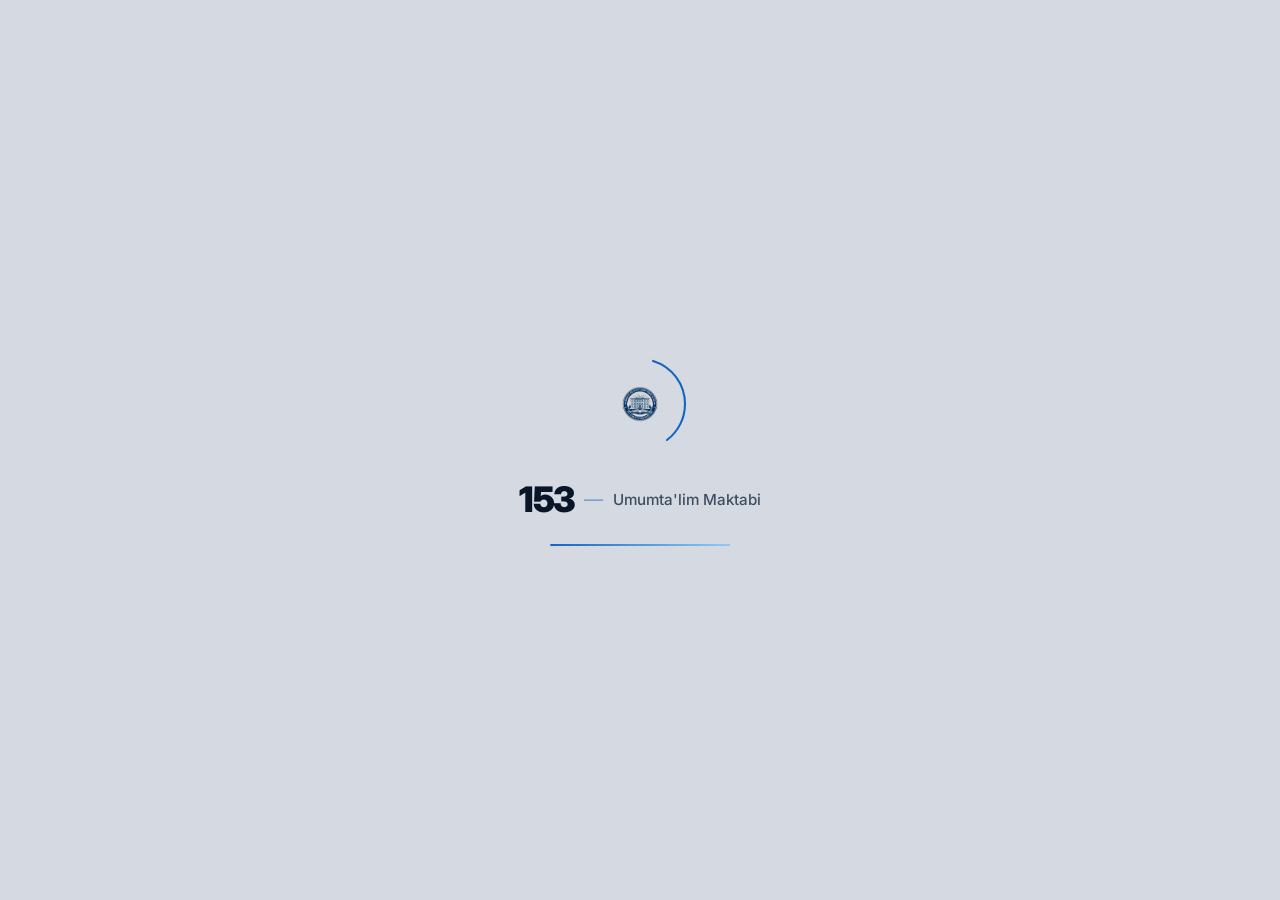
<file: index.html>
<!DOCTYPE html>
<html lang="uz" data-theme="light">
<head>
    <meta charset="UTF-8">
    <meta name="viewport" content="width=device-width, initial-scale=1.0">
    <title>153-Umumta'lim Maktabi</title>
     <link rel="stylesheet" href="style.css">
    <link rel="preconnect" href="https://fonts.googleapis.com">
    <link rel="preconnect" href="https://fonts.gstatic.com" crossorigin>
    <link href="https://fonts.googleapis.com/css2?family=Inter:wght@300;400;500;600;700;800;900&display=swap" rel="stylesheet">
    <meta name="viewport" content="width=device-width, initial-scale=1.0, maximum-scale=5.0">
<meta name="mobile-web-app-capable" content="yes">
<meta name="apple-mobile-web-app-capable" content="yes">
<meta name="viewport" content="width=device-width, initial-scale=1.0, maximum-scale=5.0, user-scalable=yes">
</head>
<body>
    
<!-- PRELOADER -->
<div id="preloader">
    <div class="pre-wrap">
        <div class="pre-logo-ring">
            <img src="images/logo.png" alt="Logo" class="pre-logo">
            <svg class="pre-svg" viewBox="0 0 120 120">
                <circle class="pre-circle" cx="60" cy="60" r="54"/>
            </svg>
        </div>
        <div class="pre-text-wrap">
            <span class="pre-num">153</span>
            <span class="pre-dash">—</span>
            <span class="pre-title" data-translate="school_name">Umumta'lim Maktabi</span>
        </div>
        <div class="pre-progress">
            <div class="pre-progress-fill"></div>
        </div>
    </div>
</div>

<!-- HEADER -->
<header id="header">
    <div class="header-inner">
        <a href="index.html" class="logo-wrap">
            <div class="logo-box">
                <img src="images/logo.png" alt="Logo">
            </div>
            <div class="logo-text">
                <span class="logo-num">153</span>
                <span class="logo-sub" data-translate="school_name">Umumta'lim Maktabi</span>
            </div>
        </a>
        <nav class="nav">
            <a href="index.html" class="nav-item active" data-translate="nav_home">Bosh sahifa</a>
            <a href="director.html" class="nav-item" data-translate="nav_director">Maktab Administratsiyasi</a>
            <a href="yangiliklar.html" class="nav-item" data-translate="nav_news">Yangiliklar</a>
         +    <a href="about.html" class="nav-item" data-translate="nav_about">O'quv muassasa</a>
            <a href="location.html" class="nav-item" data-translate="nav_location">Joylashuv</a>
            <a href="contact.html" class="nav-item nav-cta" data-translate="nav_contact">Bog'lanish</a>
        </nav>
        <div class="header-actions">
            <button class="theme-btn" id="themeBtn" aria-label="Theme">
                <svg class="sun-icon" width="18" height="18" viewBox="0 0 24 24" fill="none" stroke="currentColor" stroke-width="2"><circle cx="12" cy="12" r="5"/><line x1="12" y1="1" x2="12" y2="3"/><line x1="12" y1="21" x2="12" y2="23"/><line x1="4.22" y1="4.22" x2="5.64" y2="5.64"/><line x1="18.36" y1="18.36" x2="19.78" y2="19.78"/><line x1="1" y1="12" x2="3" y2="12"/><line x1="21" y1="12" x2="23" y2="12"/><line x1="4.22" y1="19.78" x2="5.64" y2="18.36"/><line x1="18.36" y1="5.64" x2="19.78" y2="4.22"/></svg>
                <svg class="moon-icon" width="18" height="18" viewBox="0 0 24 24" fill="none" stroke="currentColor" stroke-width="2"><path d="M21 12.79A9 9 0 1111.21 3 7 7 0 0021 12.79z"/></svg>
            </button>
            <button class="burger" id="burger" aria-label="Menu">
                <span></span><span></span><span></span>
            </button>
        </div>
    </div>
    <div class="mobile-nav" id="mobileNav">
      <a href="index.html" class="nav-item active" data-translate="nav_home">Bosh sahifa</a>
            <a href="director.html" class="nav-item" data-translate="nav_director">Maktab Aministratsiyasi</a>
            <a href="yangiliklar.html" class="nav-item" data-translate="nav_news">Yangiliklar</a>
            <a href="about.html" class="nav-item" data-translate="nav_about">O'quv muassasa</a>
            <a href="location.html" class="nav-item" data-translate="nav_location">Joylashuv</a>
            <a href="contact.html" class="nav-item nav-cta" data-translate="nav_contact">Bog'lanish</a>
    </div>
</header>

<!-- HERO -->
<section id="hero">
    <div class="hero-bg-wrap">
        <img src="images/maktab.jpg" alt="Maktab" class="hero-bg-img">
        <div class="hero-overlay"></div>
    </div>

    <div class="hero-center">

        <!-- Лого + название -->
        <div class="hc-top">
            <div class="hc-logo">
                <img src="images/logo.png" alt="Logo">
            </div>
            <div class="hc-school-name">
                <span class="hcsn-num">153</span>
                <span class="hcsn-txt" data-translate="school_name">Umumta'lim Maktabi</span>
            </div>
        </div>

        <!-- Главный текст -->
        <div class="hc-title-wrap">
            <h1 class="hc-title">
                <span data-translate="hero_knowledge">Bilim va</span>
                <span class="hc-accent" data-translate="hero_spirituality">Ma'naviyat</span>
                <span data-translate="hero_center">Markazi</span>
            </h1>
            <p class="hc-desc" data-translate="hero_description">
                Zamonaviy ta'lim, kuchli jamoa va yorqin kelajak uchun eng yaxshi maktab
            </p>
        </div>

        <!-- Статистика -->
        <div class="hc-stats">
            <div class="hcs-item">
                <span class="hcs-num" data-target="1200">0</span>
                <span class="hcs-plus">+</span>
                <span class="hcs-label" data-translate="stats_students">O'quvchi</span>
            </div>
            <div class="hcs-div"></div>
            <div class="hcs-item">
                <span class="hcs-num" data-target="80">0</span>
                <span class="hcs-plus">+</span>
                <span class="hcs-label" data-translate="stats_teachers">O'qituvchi</span>
            </div>
            <div class="hcs-div"></div>
            <div class="hcs-item">
                <span class="hcs-num" data-target="30">0</span>
                <span class="hcs-plus">+</span>
                <span class="hcs-label" data-translate="stats_years">Yil tajriba</span>
            </div>
        </div>

        <!-- Кнопки навигации -->
        <div class="hc-nav-shell">
            <a href="director.html" class="hns-item">
                <div class="hns-icon">👨‍💼</div>
                <span data-translate="nav_director">Direktor</span>
            </a>
            <a href="parents.html" class="hns-item">
                <div class="hns-icon">👨‍👩‍👧‍👦</div>
                <span data-translate="nav_parents">Ota-onalar</span>
            </a>
        <a href="yangiliklar.html" class="hns-item">
    <div class="hns-icon">📰</div>
    <span data-translate="nav_news">Yangiliklar</span>
</a>
            <a href="admission.html" class="hns-item">
                <div class="hns-icon">📝</div>
                <span data-translate="nav_admission">Qabul</span>
            </a>
            <a href="location.html" class="hns-item">
                <div class="hns-icon">📍</div>
                <span data-translate="nav_location">Joylashuv</span>
            </a>
            <a href="contact.html" class="hns-item hns-cta">
                <div class="hns-icon">📞</div>
                <span data-translate="nav_contact">Bog'lanish</span>
            </a>
        </div>

    </div>
</section>

<!-- TELEGRAM FLOATING BUTTON -->
<a href="https://t.me/maktabb153" target="_blank" class="telegram-float" aria-label="Telegram kanal">
    <svg width="28" height="28" viewBox="0 0 24 24" fill="white">
        <path d="M12 0C5.373 0 0 5.373 0 12s5.373 12 12 12 12-5.373 12-12S18.627 0 12 0zm5.562 8.161c-.18 1.897-.962 6.502-1.359 8.627-.168.9-.5 1.201-.82 1.23-.697.064-1.226-.461-1.901-.903-1.056-.692-1.653-1.123-2.678-1.799-1.185-.781-.417-1.21.258-1.911.177-.184 3.247-2.977 3.307-3.23.007-.032.014-.15-.056-.212s-.174-.041-.248-.024c-.106.024-1.793 1.139-5.062 3.345-.479.329-.913.489-1.302.481-.428-.009-1.252-.242-1.865-.442-.752-.244-1.349-.374-1.297-.789.027-.216.325-.437.893-.663 3.498-1.524 5.831-2.529 6.998-3.014 3.332-1.386 4.025-1.627 4.476-1.635.099-.002.321.023.465.141.121.099.155.232.171.325.016.093.036.305.02.471z"/>
    </svg>
    <span>Telegram</span>
</a>

<!-- BACK TO TOP BUTTON -->
<button class="back-to-top" id="backToTop" aria-label="Yuqoriga">
    <svg width="20" height="20" viewBox="0 0 24 24" fill="none" stroke="currentColor" stroke-width="2.5">
        <path d="M12 19V5M5 12l7-7 7 7"/>
    </svg>
</button>

<!-- LANGUAGE SELECTOR -->
<div class="lang-selector" id="langSelector">
    <button class="lang-btn" id="langBtn">
        <svg width="18" height="18" viewBox="0 0 24 24" fill="none" stroke="currentColor" stroke-width="2">
            <circle cx="12" cy="12" r="10"/>
            <path d="M2 12h20M12 2a15.3 15.3 0 014 10 15.3 15.3 0 01-4 10 15.3 15.3 0 01-4-10 15.3 15.3 0 014-10z"/>
        </svg>
        <span id="currentLang">UZ</span>
    </button>
    <div class="lang-dropdown" id="langDropdown">
        <button class="lang-option" data-lang="uz">🇺🇿 O'zbek (lotin)</button>
        <button class="lang-option" data-lang="ru">🇷🇺 Русский</button>
        <button class="lang-option" data-lang="en">🇬🇧 English</button>
    </div>
</div>

<!-- E-MAKTAB LINK -->
<a href="https://emaktab.uz/" target="_blank" class="emaktab-link" title="E-Maktab tizimiga kirish">
    <svg width="22" height="22" viewBox="0 0 24 24" fill="none" stroke="currentColor" stroke-width="2">
        <path d="M2 3h6a4 4 0 014 4v14a3 3 0 00-3-3H2z"/>
        <path d="M22 3h-6a4 4 0 00-4 4v14a3 3 0 013-3h7z"/>
    </svg>
    <span>E-Maktab</span>
</a>

<!-- COOKIE CONSENT -->
<div class="cookie-consent" id="cookieConsent">
    <div class="cookie-content">
        <div class="cookie-icon">🍪</div>
        <div class="cookie-text">
            <strong data-translate="cookie_title">Cookie fayllaridan foydalanish</strong>
            <p data-translate="cookie_desc">Biz saytdan foydalanishingizni yaxshilash uchun cookie fayllaridan foydalanamiz. Davom etish orqali siz bunga rozilik bildirasiz.</p>
        </div>
    </div>
    <div class="cookie-actions">
        <button class="cookie-btn cookie-accept" id="acceptCookie" data-translate="cookie_accept">Qabul qilaman</button>
        <button class="cookie-btn cookie-decline" id="declineCookie" data-translate="cookie_decline">Rad etish</button>
    </div>
</div>

<script src="main.js"></script>
<!-- USER REGISTRATION MODAL -->
<div class="modal-overlay" id="userRegModal">
    <div class="modal-reg-content">
        <div class="modal-reg-header">
            <h2 data-translate="user_reg_title">Xush kelibsiz!</h2>
            <p data-translate="user_reg_subtitle">Biz siz haqida bilishni xohlaymiz</p>
        </div>
        
        <form id="userRegForm" onsubmit="registerUser(event)">
            <div class="form-group">
                <label data-translate="user_reg_firstname">Ismingiz</label>
                <input type="text" id="regFirstName" placeholder="Ismingiz" required>
            </div>
            
            <div class="form-group">
                <label data-translate="user_reg_lastname">Familiyangiz</label>
                <input type="text" id="regLastName" placeholder="Familiyangiz" required>
            </div>
            
            <div class="form-group">
                <label data-translate="user_reg_birthyear">Tug'ilgan yili</label>
                <select id="regBirthYear" required>
                    <option value="" data-translate="user_reg_select">Tanlang</option>
                </select>
            </div>
            
            <button type="submit" class="btn-primary" style="width:100%;justify-content:center">
                <span data-translate="user_reg_submit">Davom etish</span>
                <svg width="18" height="18" viewBox="0 0 24 24" fill="none" stroke="currentColor" stroke-width="2">
                    <path d="M5 12h14M12 5l7 7-7 7"/>
                </svg>
            </button>
        </form>
        
        <p class="modal-reg-note" data-translate="user_reg_note">Sizning ma'lumotlaringiz faqat siz uchun saqlanadi</p>
    </div>
</div>

<!-- USER INFO PANEL -->
<div id="userInfo"></div>

<script src="user.js"></script>
<!-- REGISTER BUTTON -->
<button class="reg-btn" onclick="openModal()">
    <svg width="18" height="18" viewBox="0 0 24 24" fill="none" stroke="currentColor" stroke-width="2">
        <path d="M20 21v-2a4 4 0 0 0-4-4H8a4 4 0 0 0-4 4v2"/>
        <circle cx="12" cy="7" r="4"/>
    </svg>
    <span>Ro'yxatdan o'tish</span>
</button>
</body>
</html>
</file>
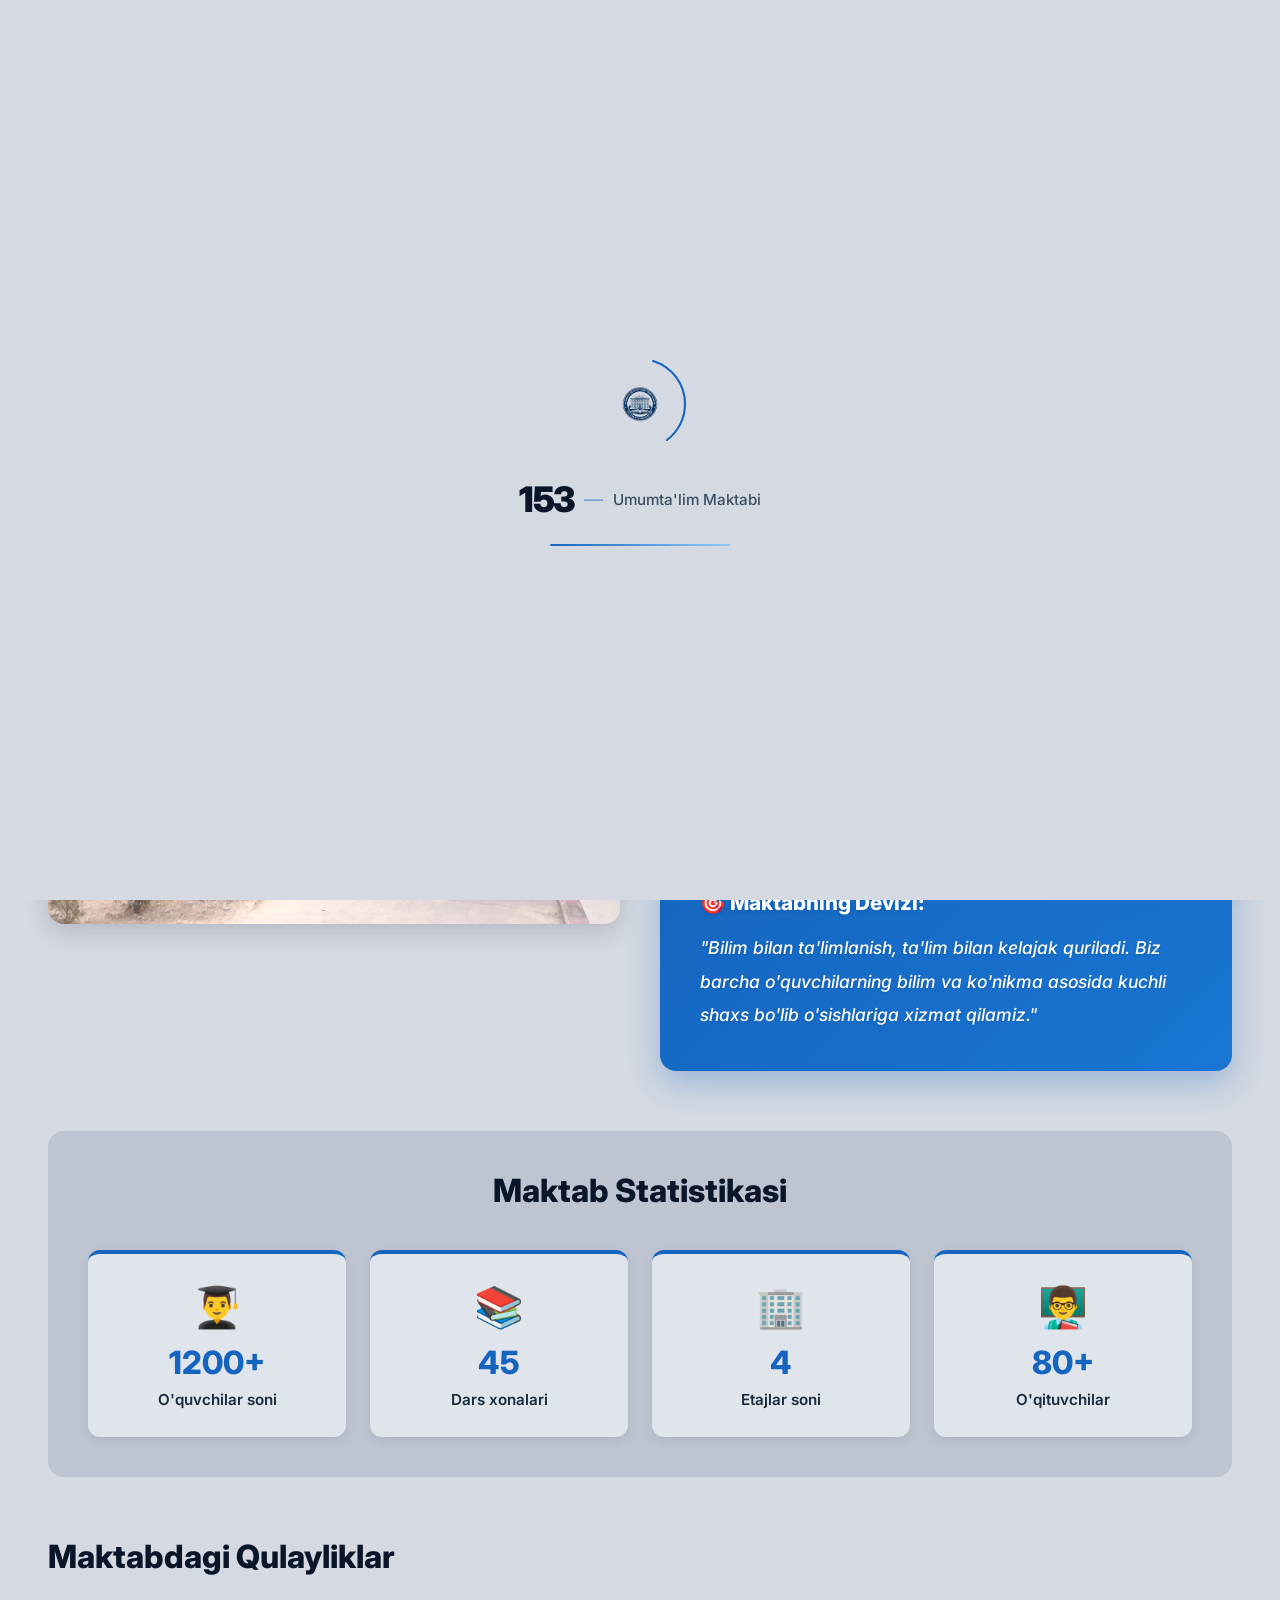
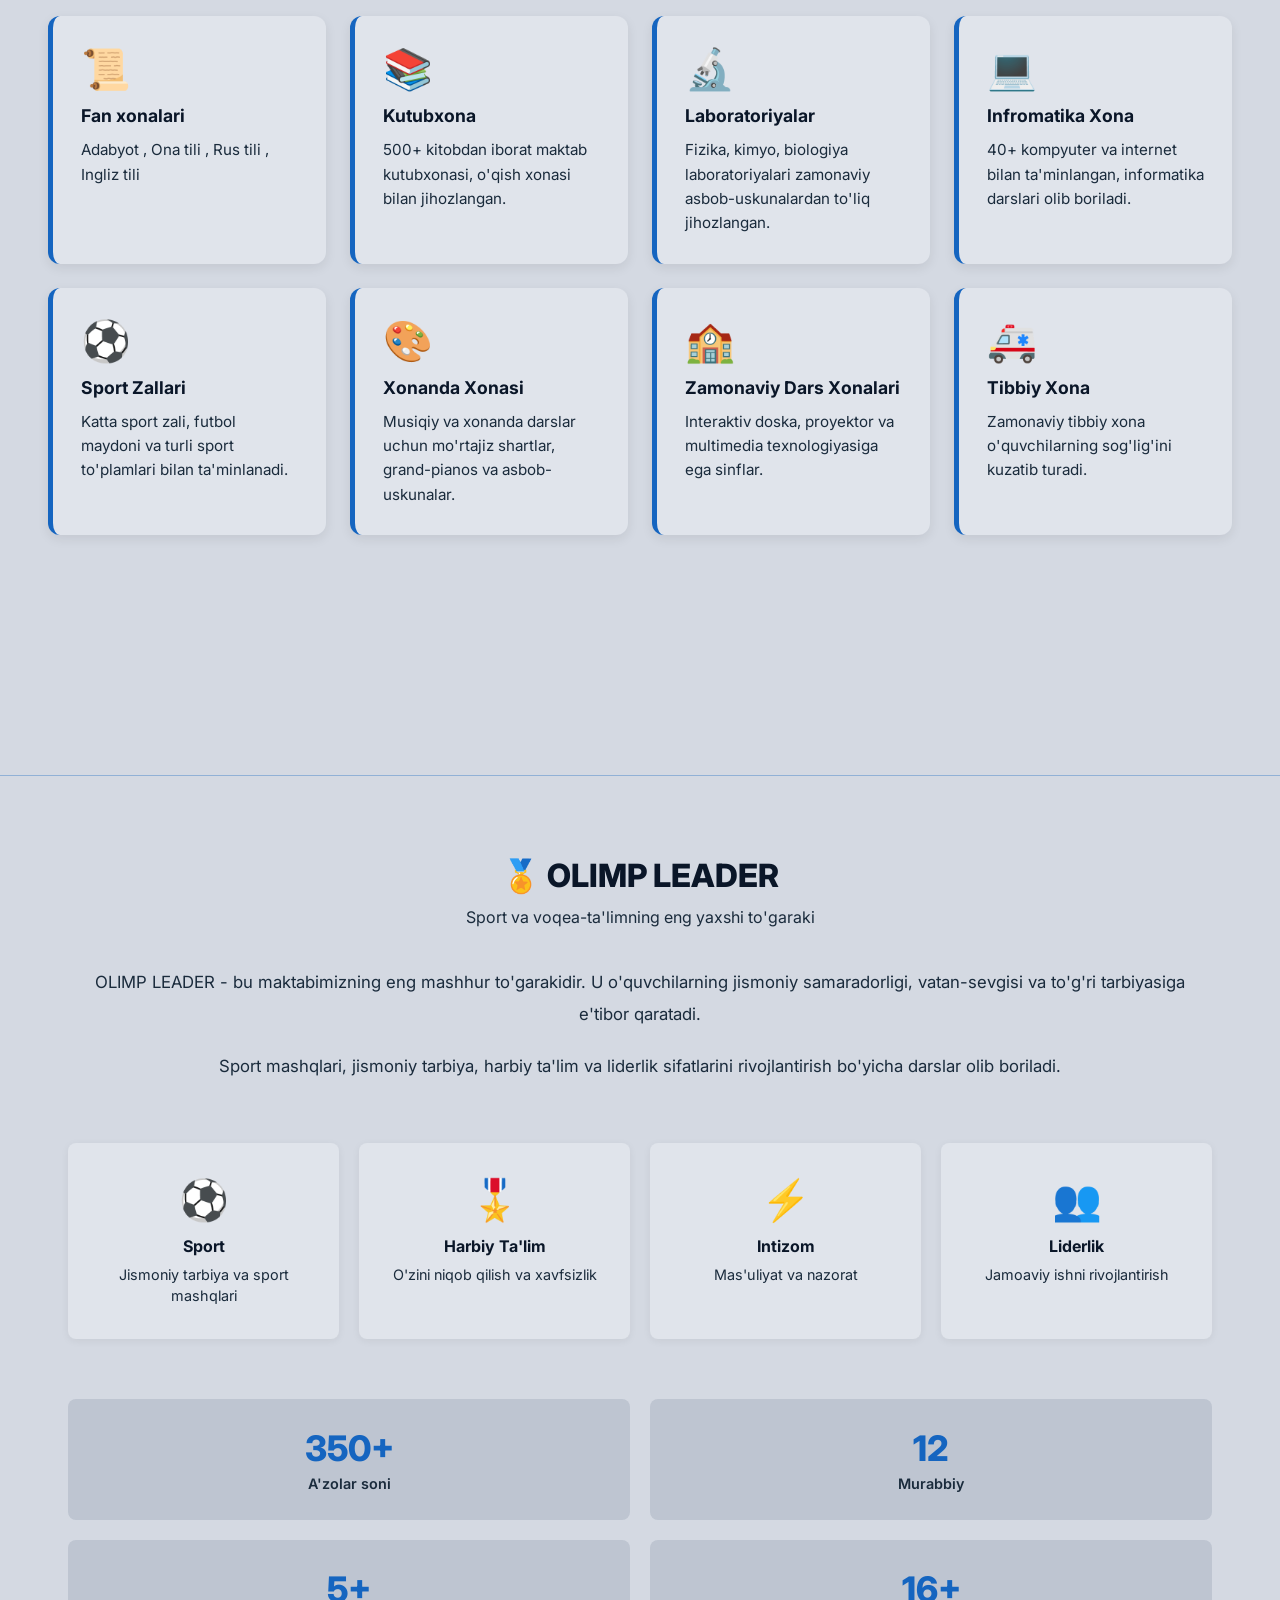
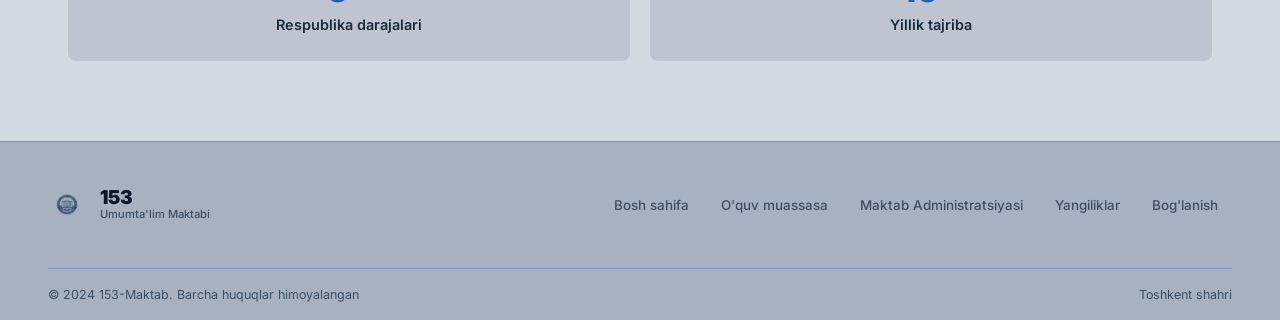
<file: about.html>
<!DOCTYPE html>
<html lang="uz" data-theme="light">
<head>
    <meta charset="UTF-8">
    <meta name="viewport" content="width=device-width, initial-scale=1.0">
    <title>O'quv Muassasa Haqida - 153-Umumta'lim Maktabi</title>
    <link rel="stylesheet" href="style.css">
    <link rel="preconnect" href="https://fonts.googleapis.com">
    <link rel="preconnect" href="https://fonts.gstatic.com" crossorigin>
    <link href="https://fonts.googleapis.com/css2?family=Inter:wght@300;400;500;600;700;800;900&display=swap" rel="stylesheet">
    <style>
        /* ── ABOUT STYLES ── */
        .about-wrapper {
            display: grid;
            grid-template-columns: 1fr 1fr;
            gap: 40px;
            align-items: center;
            margin-bottom: 60px;
        }

        .about-image {
            border-radius: 16px;
            overflow: hidden;
            box-shadow: 0 8px 24px rgba(0,0,0,0.15);
            height: 400px;
        }
        .about-image img {
            width: 100%;
            height: 100%;
            object-fit: cover;
            display: block;
        }

        .about-text h2 {
            font-size: 1.8rem;
            font-weight: 800;
            margin-bottom: 20px;
            color: var(--text, #111);
        }
        .about-text p {
            color: var(--text-2, #666);
            line-height: 1.8;
            margin-bottom: 16px;
            font-size: 1rem;
        }

        .about-card {
            background: linear-gradient(135deg, #1565C0 0%, #1976D2 100%);
            padding: 40px;
            border-radius: 16px;
            margin-top: 40px;
            box-shadow: 0 12px 32px rgba(21,101,192,0.3);
        }
        .about-card h3 {
            margin: 0 0 16px 0;
            color: #ffffff;
            font-size: 1.3rem;
            font-weight: 800;
        }
        .about-card p {
            margin: 0;
            color: #ffffff;
            font-style: italic;
            line-height: 1.9;
            font-size: 1.1rem;
            font-weight: 500;
        }

        /* ── STATS SECTION ── */
        .stats-section {
            margin: 60px 0;
            padding: 40px;
            background: var(--bg-2, #f5f5f5);
            border-radius: 16px;
        }
        .stats-title {
            font-size: 2rem;
            font-weight: 800;
            margin-bottom: 40px;
            color: var(--text, #111);
            text-align: center;
        }
        .stats-grid {
            display: grid;
            grid-template-columns: repeat(auto-fit, minmax(200px, 1fr));
            gap: 24px;
        }
        .stat-item {
            background: var(--surface, #fff);
            padding: 28px;
            border-radius: 12px;
            text-align: center;
            box-shadow: 0 4px 12px rgba(0,0,0,0.08);
            border-top: 4px solid #1565C0;
            transition: all 0.3s;
        }
        .stat-item:hover {
            transform: translateY(-4px);
            box-shadow: 0 8px 20px rgba(0,0,0,0.12);
        }
        .stat-icon {
            font-size: 2.5rem;
            margin-bottom: 12px;
            display: block;
        }
        .stat-number {
            font-size: 2rem;
            font-weight: 800;
            color: #1565C0;
            margin-bottom: 8px;
        }
        .stat-label {
            font-size: 0.95rem;
            color: var(--text-2, #666);
            font-weight: 600;
        }

        /* ── FACILITIES SECTION ── */
        .facilities-section {
            margin: 60px 0;
        }
        .facilities-title {
            font-size: 2rem;
            font-weight: 800;
            margin-bottom: 40px;
            color: var(--text, #111);
        }
        .facilities-grid {
            display: grid;
            grid-template-columns: repeat(auto-fit, minmax(250px, 1fr));
            gap: 24px;
        }
        .facility-card {
            background: var(--surface, #fff);
            padding: 28px;
            border-radius: 12px;
            box-shadow: 0 4px 12px rgba(0,0,0,0.08);
            border-left: 5px solid #1565C0;
            transition: all 0.3s;
        }
        .facility-card:hover {
            transform: translateY(-4px);
            box-shadow: 0 8px 24px rgba(0,0,0,0.12);
        }
        .facility-icon {
            font-size: 2.5rem;
            margin-bottom: 12px;
            display: block;
        }
        .facility-card h3 {
            margin: 0 0 12px 0;
            color: var(--text, #111);
            font-size: 1.1rem;
            font-weight: 700;
        }
        .facility-card p {
            margin: 0;
            color: var(--text-2, #666);
            font-size: 0.95rem;
            line-height: 1.6;
        }

        @media (max-width: 768px) {
            .about-wrapper {
                grid-template-columns: 1fr;
                gap: 24px;
            }
            .about-image {
                height: 300px;
            }
            .about-text h2 {
                font-size: 1.5rem;
            }
            .stats-title,
            .facilities-title {
                font-size: 1.5rem;
            }
        }
    </style>
</head>
<body>

<!-- PRELOADER -->
<div id="preloader">
    <div class="pre-wrap">
        <div class="pre-logo-ring">
            <img src="images/logo.png" alt="Logo" class="pre-logo">
            <svg class="pre-svg" viewBox="0 0 120 120">
                <circle class="pre-circle" cx="60" cy="60" r="54"/>
            </svg>
        </div>
        <div class="pre-text-wrap">
            <span class="pre-num">153</span>
            <span class="pre-dash">—</span>
            <span class="pre-title" data-translate="school_name">Umumta'lim Maktabi</span>
        </div>
        <div class="pre-progress">
            <div class="pre-progress-fill"></div>
        </div>
    </div>
</div>

<!-- HEADER -->
<header id="header">
    <div class="header-inner">
        <a href="index.html" class="logo-wrap" id="logoWrap">
            <div class="logo-box">
                <img src="images/logo.png" alt="Logo">
            </div>
            <div class="logo-text">
                <span class="logo-num">153</span>
                <span class="logo-sub" data-translate="school_name">Umumta'lim Maktabi</span>
            </div>
        </a>
        <nav class="nav">
            <a href="index.html" class="nav-item active" data-translate="nav_home">Bosh sahifa</a>
            <a href="director.html" class="nav-item" data-translate="nav_director">Maktab Administratsiyasi</a>
            <a href="yangiliklar.html" class="nav-item" data-translate="nav_news">Yangiliklar</a>
            <a href="about.html" class="nav-item" data-translate="nav_about">O'quv muassasa</a>
            <a href="location.html" class="nav-item" data-translate="nav_location">Joylashuv</a>
            <a href="contact.html" class="nav-item nav-cta" data-translate="nav_contact">Bog'lanish</a>
        </nav>
        <div class="header-actions">
            <button class="theme-btn" id="themeBtn" aria-label="Theme">
                <svg class="sun-icon" width="18" height="18" viewBox="0 0 24 24" fill="none" stroke="currentColor" stroke-width="2"><circle cx="12" cy="12" r="5"/><line x1="12" y1="1" x2="12" y2="3"/><line x1="12" y1="21" x2="12" y2="23"/><line x1="4.22" y1="4.22" x2="5.64" y2="5.64"/><line x1="18.36" y1="18.36" x2="19.78" y2="19.78"/><line x1="1" y1="12" x2="3" y2="12"/><line x1="21" y1="12" x2="23" y2="12"/><line x1="4.22" y1="19.78" x2="5.64" y2="18.36"/><line x1="18.36" y1="5.64" x2="19.78" y2="4.22"/></svg>
                <svg class="moon-icon" width="18" height="18" viewBox="0 0 24 24" fill="none" stroke="currentColor" stroke-width="2"><path d="M21 12.79A9 9 0 1111.21 3 7 7 0 0021 12.79z"/></svg>
            </button>
            <button class="burger" id="burger" aria-label="Menu">
                <span></span><span></span><span></span>
            </button>
        </div>
    </div>
    <div class="mobile-nav" id="mobileNav">
        <a href="index.html" class="m-nav-item" data-translate="nav_home">Bosh sahifa</a>
        <a href="about.html" class="m-nav-item active" data-translate="nav_about">O'quv muassasa</a>
        <a href="director.html" class="m-nav-item" data-translate="nav_director">Maktab Administratsiyasi</a>
        <a href="yangiliklar.html" class="m-nav-item" data-translate="nav_news">Yangiliklar</a>
        <a href="location.html" class="m-nav-item" data-translate="nav_location">Joylashuv</a>
        <a href="contact.html" class="m-nav-item" data-translate="nav_contact">Bog'lanish</a>
    </div>
</header>

<!-- PAGE HERO -->
<section class="page-hero">
    <div class="container">
        <div class="breadcrumb">
            <a href="index.html" data-translate="nav_home">Bosh sahifa</a>
            <span>/</span>
            <span data-translate="nav_about">O'quv muassasa</span>
        </div>
        <h1 class="page-hero-title" data-translate="about_title">153-Umumta'lim Maktabi Haqida</h1>
        <p class="page-hero-desc" data-translate="about_subtitle">Ilm va ma'rifat markazimizdagi ta'lim sifatini saksatlashtirish uchun faoliyat ko'rsatamiz</p>
    </div>
</section>

<!-- ABOUT CONTENT -->
<section class="page-content">
    <div class="container">
        <div class="about-wrapper">
            <div class="about-image">
                <img src="images/maktab.jpg" alt="Maktab binosi" onerror="this.src='data:image/svg+xml,%3Csvg xmlns=%22http://www.w3.org/2000/svg%22 width=%22400%22 height=%22400%22%3E%3Crect fill=%22%23e0e7ff%22 width=%22400%22 height=%22400%22/%3E%3Ctext x=%2250%25%22 y=%2250%25%22 dominant-baseline=%22middle%22 text-anchor=%22middle%22 font-family=%22Arial%22 font-size=%2224%22 fill=%22%231565C0%22%3EMaktab Binosi%3C/text%3E%3C/svg%3E'">
            </div>
            <div class="about-text">
                <h2 data-translate="about_history_title">Maktabimiz Haqida</h2>
                <p data-translate="about_history_text1">153-Umumta'lim Maktabi Toshkent shahrida o'rnatilgan erta asos tuladigan ta'lim muassasasi bo'lib, o'zining keng, sharif torixi bilan tanilgan. Maktab o'z ta'lim faoliyatida muasir usul, texnologiya va pedagog mahorati bilan foydalanib, o'quvchilarimiz uchun ta'lim muhitini yaratadi.</p>
                
                <p data-translate="about_history_text2">Bugun maktabimizda turli xil bo'limlar, laboratoriyalar va sport zallari mavjud bo'lib, talabalarning ta'lim samaradorligini ta'minlaydi. Biz o'quvchilarning intellektual, jismoniy va axloqiy rivojlanishiga e'tibor qaratib, ularni jamiyatda faol fuqaro bo'lib o'sishga yordam beramiz.</p>

                <p data-translate="about_history_text3">Maktab o'zining yuqori ta'lim standartlari, zamonaviy texnologiyalari va ixtisoslashgan o'qituvchi jamoasi bilan mashhur. Biz o'quvchilarning xloq-e'tiqodi rivojlanishini, ijodiy fikrlashni va mustaqil ishni fosil etish uchun barcha shartlarni yaratib beramiz.</p>

                <div class="about-card">
                    <h3 data-translate="about_motto">🎯 Maktabning Devizi:</h3>
                    <p data-translate="about_motto_text">"Bilim bilan ta'limlanish, ta'lim bilan kelajak quriladi. Biz barcha o'quvchilarning bilim va ko'nikma asosida kuchli shaxs bo'lib o'sishlariga xizmat qilamiz."</p>
                </div>
            </div>
        </div>

        <!-- STATISTICS -->
        <div class="stats-section">
            <h2 class="stats-title" data-translate="about_stats">Maktab Statistikasi</h2>
            <div class="stats-grid">
                <div class="stat-item">
                    <span class="stat-icon">👨‍🎓</span>
                    <div class="stat-number">1200+</div>
                    <div class="stat-label" data-translate="about_students">O'quvchilar soni</div>
                </div>
                <div class="stat-item">
                    <span class="stat-icon">📚</span>
                    <div class="stat-number">45</div>
                    <div class="stat-label" data-translate="about_classrooms">Dars xonalari</div>
                </div>
                <div class="stat-item">
                    <span class="stat-icon">🏢</span>
                    <div class="stat-number">4</div>
                    <div class="stat-label" data-translate="about_floors">Etajlar soni</div>
                </div>
                <div class="stat-item">
                    <span class="stat-icon">👨‍🏫</span>
                    <div class="stat-number">80+</div>
                    <div class="stat-label" data-translate="about_teachers">O'qituvchilar</div>
                </div>
            </div>
        </div>

        <!-- FACILITIES -->
        <div class="facilities-section">
            <h2 class="facilities-title" data-translate="about_facilities">Maktabdagi Qulayliklar</h2>
            <div class="facilities-grid">
                <div class="facility-card">
                    <span class="facility-icon">📜</span>
                    <h3 data-translate="about_dining">Fan xonalari</h3>
                    <p data-translate="about_dining_text">Adabyot , Ona tili , Rus tili , Ingliz tili</p>
                </div>
                <div class="facility-card">
                    <span class="facility-icon">📚</span>
                    <h3 data-translate="about_library">Kutubxona</h3>
                    <p data-translate="about_library_text">500+ kitobdan iborat maktab kutubxonasi, o'qish xonasi bilan jihozlangan.</p>
                </div>
                <div class="facility-card">
                    <span class="facility-icon">🔬</span>
                    <h3 data-translate="about_lab">Laboratoriyalar</h3>
                    <p data-translate="about_lab_text">Fizika, kimyo, biologiya laboratoriyalari zamonaviy asbob-uskunalardan to'liq jihozlangan.</p>
                </div>
                <div class="facility-card">
                    <span class="facility-icon">💻</span>
                    <h3 data-translate="about_it">Infromatika Xona</h3>
                    <p data-translate="about_it_text">40+ kompyuter va internet bilan ta'minlangan, informatika darslari olib boriladi.</p>
                </div>
                <div class="facility-card">
                    <span class="facility-icon">⚽</span>
                    <h3 data-translate="about_gym">Sport Zallari</h3>
                    <p data-translate="about_gym_text">Katta sport zali, futbol maydoni va turli sport to'plamlari bilan ta'minlanadi.</p>
                </div>
                <div class="facility-card">
                    <span class="facility-icon">🎨</span>
                    <h3 data-translate="about_art">Xonanda Xonasi</h3>
                    <p data-translate="about_art_text">Musiqiy va xonanda darslar uchun mo'rtajiz shartlar, grand-pianos va asbob-uskunalar.</p>
                </div>
                <div class="facility-card">
                    <span class="facility-icon">🏫</span>
                    <h3 data-translate="about_class">Zamonaviy Dars Xonalari</h3>
                    <p data-translate="about_class_text">Interaktiv doska, proyektor va multimedia texnologiyasiga ega sinflar.</p>
                </div>
                <div class="facility-card">
                    <span class="facility-icon">🚑</span>
                    <h3 data-translate="about_medical">Tibbiy Xona</h3>
                    <p data-translate="about_medical_text">Zamonaviy tibbiy xona o'quvchilarning sog'lig'ini kuzatib turadi.</p>
                </div>
            </div>
        </div>
    </div>
</section>
                           <!-- OLIMP LEADER SECTION -->
        <section class="olimp-section">
            <div class="container">
                <div style="max-width: 800px; margin: 0 auto; text-align: center;">
                    <h2 class="facilities-title" style="margin-bottom: 12px;" data-translate="about_olimp_title">🏅 OLIMP LEADER</h2>
                    <p style="color: var(--text-2, #666); font-size: 1rem; margin-bottom: 40px;" data-translate="about_olimp_subtitle">Sport va voqea-ta'limning eng yaxshi to'garaki </p>
                </div>

                <div style="max-width: 900px; margin: 0 auto; margin-bottom: 60px;">
                    <p style="color: var(--text-2, #666); line-height: 1.9; margin-bottom: 20px; font-size: 1.05rem; text-align: center;" data-translate="about_olimp_desc1">OLIMP LEADER - bu maktabimizning eng mashhur to'garakidir. U o'quvchilarning jismoniy samaradorligi, vatan-sevgisi va to'g'ri tarbiyasiga e'tibor qaratadi.</p>
                    
                    <p style="color: var(--text-2, #666); line-height: 1.9; font-size: 1.05rem; text-align: center;" data-translate="about_olimp_desc2">Sport mashqlari, jismoniy tarbiya, harbiy ta'lim va liderlik sifatlarini rivojlantirish bo'yicha darslar olib boriladi.</p>
                </div>

                <div style="display: grid; grid-template-columns: repeat(4, 1fr); gap: 20px; max-width: 1000px; margin: 0 auto;">
                    <div style="background: var(--surface, #fff); padding: 32px 24px; border-radius: 8px; text-align: center; box-shadow: 0 2px 8px rgba(0,0,0,0.06);">
                        <div style="font-size: 2.5rem; margin-bottom: 12px;">⚽</div>
                        <h3 style="margin: 0 0 8px 0; font-size: 1rem; font-weight: 700; color: var(--text, #111);" data-translate="about_olimp_sport">Sport</h3>
                        <p style="margin: 0; font-size: 0.9rem; color: var(--text-2, #666); line-height: 1.5;" data-translate="about_olimp_sport_text">Jismoniy tarbiya va sport mashqlari</p>
                    </div>

                    <div style="background: var(--surface, #fff); padding: 32px 24px; border-radius: 8px; text-align: center; box-shadow: 0 2px 8px rgba(0,0,0,0.06);">
                        <div style="font-size: 2.5rem; margin-bottom: 12px;">🎖️</div>
                        <h3 style="margin: 0 0 8px 0; font-size: 1rem; font-weight: 700; color: var(--text, #111);" data-translate="about_olimp_military">Harbiy Ta'lim</h3>
                        <p style="margin: 0; font-size: 0.9rem; color: var(--text-2, #666); line-height: 1.5;" data-translate="about_olimp_military_text">O'zini niqob qilish va xavfsizlik</p>
                    </div>

                    <div style="background: var(--surface, #fff); padding: 32px 24px; border-radius: 8px; text-align: center; box-shadow: 0 2px 8px rgba(0,0,0,0.06);">
                        <div style="font-size: 2.5rem; margin-bottom: 12px;">⚡</div>
                        <h3 style="margin: 0 0 8px 0; font-size: 1rem; font-weight: 700; color: var(--text, #111);" data-translate="about_olimp_discipline">Intizom</h3>
                        <p style="margin: 0; font-size: 0.9rem; color: var(--text-2, #666); line-height: 1.5;" data-translate="about_olimp_discipline_text">Mas'uliyat va nazorat</p>
                    </div>

                    <div style="background: var(--surface, #fff); padding: 32px 24px; border-radius: 8px; text-align: center; box-shadow: 0 2px 8px rgba(0,0,0,0.06);">
                        <div style="font-size: 2.5rem; margin-bottom: 12px;">👥</div>
                        <h3 style="margin: 0 0 8px 0; font-size: 1rem; font-weight: 700; color: var(--text, #111);" data-translate="about_olimp_leadership">Liderlik</h3>
                        <p style="margin: 0; font-size: 0.9rem; color: var(--text-2, #666); line-height: 1.5;" data-translate="about_olimp_leadership_text">Jamoaviy ishni rivojlantirish</p>
                    </div>
                </div>

                <div style="max-width: 700px; margin: 60px auto 0; display: grid; grid-template-columns: repeat(2, 1fr); gap: 20px;">
                    <div style="background: var(--bg-2, #f5f5f5); padding: 28px; border-radius: 8px; text-align: center;">
                        <div style="font-size: 2.2rem; font-weight: 800; color: #1565C0; margin-bottom: 6px;">350+</div>
                        <p style="margin: 0; font-size: 0.9rem; color: var(--text-2, #666); font-weight: 600;" data-translate="about_olimp_members">A'zolar soni</p>
                    </div>
                    <div style="background: var(--bg-2, #f5f5f5); padding: 28px; border-radius: 8px; text-align: center;">
                        <div style="font-size: 2.2rem; font-weight: 800; color: #1565C0; margin-bottom: 6px;">12</div>
                        <p style="margin: 0; font-size: 0.9rem; color: var(--text-2, #666); font-weight: 600;" data-translate="about_olimp_coaches">Murabbiy</p>
                    </div>
                    <div style="background: var(--bg-2, #f5f5f5); padding: 28px; border-radius: 8px; text-align: center;">
                        <div style="font-size: 2.2rem; font-weight: 800; color: #1565C0; margin-bottom: 6px;">5+</div>
                        <p style="margin: 0; font-size: 0.9rem; color: var(--text-2, #666); font-weight: 600;" data-translate="about_olimp_awards">Respublika darajalari</p>
                    </div>
                    <div style="background: var(--bg-2, #f5f5f5); padding: 28px; border-radius: 8px; text-align: center;">
                        <div style="font-size: 2.2rem; font-weight: 800; color: #1565C0; margin-bottom: 6px;">16+</div>
                        <p style="margin: 0; font-size: 0.9rem; color: var(--text-2, #666); font-weight: 600;" data-translate="about_olimp_years">Yillik tajriba</p>
                    </div>
                </div>
            </div>
        </section>
<!-- FOOTER -->
<footer id="footer">
    <div class="footer-inner">
        <div class="footer-top">
            <div class="footer-brand">
                <img src="images/logo.png" alt="Logo">
                <div>
                    <div class="fb-num">153</div>
                    <div class="fb-txt" data-translate="school_name">Umumta'lim Maktabi</div>
                </div>
            </div>
            <nav class="footer-nav">
                <a href="index.html" data-translate="nav_home">Bosh sahifa</a>
                <a href="about.html" data-translate="nav_about">O'quv muassasa</a>
                <a href="director.html" data-translate="nav_director">Direktor</a>
                <a href="yangiliklar.html" data-translate="nav_news">Yangiliklar</a>
                <a href="contact.html" data-translate="nav_contact">Bog'lanish</a>
            </nav>
        </div>
        <div class="footer-bottom">
            <span>© 2024 153-Maktab. <span data-translate="footer_rights">Barcha huquqlar himoyalangan.</span></span>
            <span>Toshkent shahri</span>
        </div>
    </div>
</footer>

<!-- FLOAT BUTTONS -->
<a href="https://t.me/maktabb153" target="_blank" class="telegram-float" aria-label="Telegram">
    <svg width="28" height="28" viewBox="0 0 24 24" fill="white"><path d="M12 0C5.373 0 0 5.373 0 12s5.373 12 12 12 12-5.373 12-12S18.627 0 12 0zm5.562 8.161c-.18 1.897-.962 6.502-1.359 8.627-.168.9-.5 1.201-.82 1.23-.697.064-1.226-.461-1.901-.903-1.056-.692-1.653-1.123-2.678-1.799-1.185-.781-.417-1.21.258-1.911.177-.184 3.247-2.977 3.307-3.23.007-.032.014-.15-.056-.212s-.174-.041-.248-.024c-.106.024-1.793 1.139-5.062 3.345-.479.329-.913.489-1.302.481-.428-.009-1.252-.242-1.865-.442-.752-.244-1.349-.374-1.297-.789.027-.216.325-.437.893-.663 3.498-1.524 5.831-2.529 6.998-3.014 3.332-1.386 4.025-1.627 4.476-1.635.099-.002.321.023.465.141.121.099.155.232.171.325.016.093.036.305.02.471z"/></svg>
    <span>Telegram</span>
</a>

<button class="back-to-top" id="backToTop" aria-label="Yuqoriga">
    <svg width="20" height="20" viewBox="0 0 24 24" fill="none" stroke="currentColor" stroke-width="2.5"><path d="M12 19V5M5 12l7-7 7 7"/></svg>
</button>

<div class="lang-selector" id="langSelector">
    <button class="lang-btn" id="langBtn">
        <svg width="18" height="18" viewBox="0 0 24 24" fill="none" stroke="currentColor" stroke-width="2"><circle cx="12" cy="12" r="10"/><path d="M2 12h20M12 2a15.3 15.3 0 014 10 15.3 15.3 0 01-4 10 15.3 15.3 0 01-4-10 15.3 15.3 0 014-10z"/></svg>
        <span id="currentLang">UZ</span>
    </button>
    <div class="lang-dropdown" id="langDropdown">
        <button class="lang-option" data-lang="uz">🇺🇿 O'zbek</button>
        <button class="lang-option" data-lang="ru">🇷🇺 Русский</button>
        <button class="lang-option" data-lang="en">🇬🇧 English</button>
    </div>
</div>

<a href="https://emaktab.uz/" target="_blank" class="emaktab-link">
    <svg width="22" height="22" viewBox="0 0 24 24" fill="none" stroke="currentColor" stroke-width="2"><path d="M2 3h6a4 4 0 014 4v14a3 3 0 00-3-3H2z"/><path d="M22 3h-6a4 4 0 00-4 4v14a3 3 0 013-3h7z"/></svg>
    <span>E-Maktab</span>
</a>

<script src="main.js"></script>
<script src="user.js"></script>

       

</body>
</html>
</file>
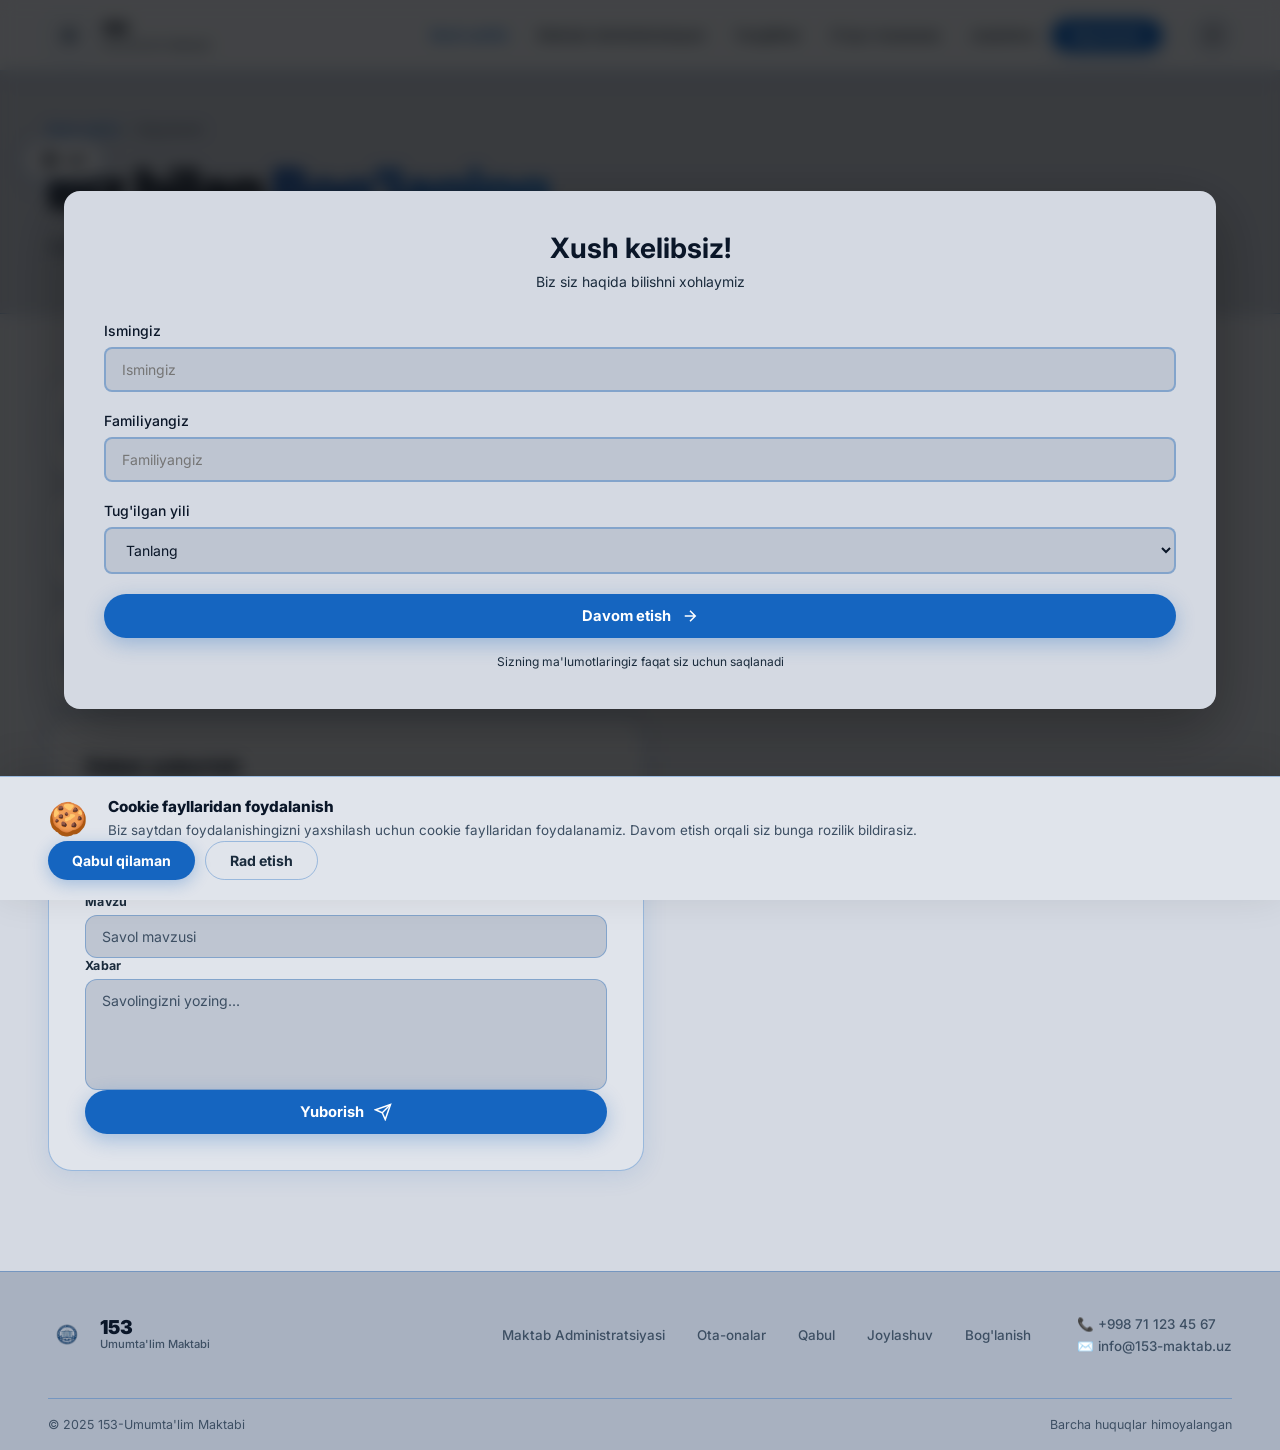
<file: contact.html>
<!DOCTYPE html>
<html lang="uz" data-theme="light">
<head>
    <meta charset="UTF-8">
    <meta name="viewport" content="width=device-width, initial-scale=1.0">
    <title>Bog'lanish — 153-Maktab</title>
    <link rel="stylesheet" href="style.css">
    <link href="https://fonts.googleapis.com/css2?family=Inter:wght@300;400;500;600;700;800;900&display=swap" rel="stylesheet">
</head>
<body>

<header id="header">
    <div class="header-inner">
        <a href="index.html" class="logo-wrap">
            <div class="logo-box"><img src="images/logo.png" alt="Logo"></div>
            <div class="logo-text">
                <span class="logo-num">153</span>
                <span class="logo-sub" data-translate="school_name">Umumta'lim Maktabi</span>
            </div>
        </a>
        <nav class="nav">
            <a href="index.html" class="nav-item active" data-translate="nav_home">Bosh sahifa</a>
            <a href="director.html" class="nav-item" data-translate="nav_director">Maktab Administratsiyasi</a>
            <a href="yangiliklar.html" class="nav-item" data-translate="nav_news">Yangiliklar</a>
            <a href="about.html" class="nav-item" data-translate="nav_about">O'quv muassasa</a>
            <a href="location.html" class="nav-item" data-translate="nav_location">Joylashuv</a>
            <a href="contact.html" class="nav-item nav-cta" data-translate="nav_contact">Bog'lanish</a>
        </nav>
        <div class="header-actions">
            <button class="theme-btn" id="themeBtn">
                <svg class="sun-icon" width="18" height="18" viewBox="0 0 24 24" fill="none" stroke="currentColor" stroke-width="2"><circle cx="12" cy="12" r="5"/><line x1="12" y1="1" x2="12" y2="3"/><line x1="12" y1="21" x2="12" y2="23"/><line x1="4.22" y1="4.22" x2="5.64" y2="5.64"/><line x1="18.36" y1="18.36" x2="19.78" y2="19.78"/><line x1="1" y1="12" x2="3" y2="12"/><line x1="21" y1="12" x2="23" y2="12"/><line x1="4.22" y1="19.78" x2="5.64" y2="18.36"/><line x1="18.36" y1="5.64" x2="19.78" y2="4.22"/></svg>
                <svg class="moon-icon" width="18" height="18" viewBox="0 0 24 24" fill="none" stroke="currentColor" stroke-width="2"><path d="M21 12.79A9 9 0 1111.21 3 7 7 0 0021 12.79z"/></svg>
            </button>
            <button class="burger" id="burger"><span></span><span></span><span></span></button>
        </div>
    </div>
    <div class="mobile-nav" id="mobileNav">
        <a href="index.html" class="nav-item active" data-translate="nav_home">Bosh sahifa</a>
            <a href="director.html" class="nav-item" data-translate="nav_director">Maktab Aministratsiyasi</a>
            <a href="yangiliklar.html" class="nav-item" data-translate="nav_news">Yangiliklar</a>
            <a href="about.html" class="nav-item" data-translate="nav_about">O'quv muassasa</a>
            <a href="location.html" class="nav-item" data-translate="nav_location">Joylashuv</a>
            <a href="contact.html" class="nav-item nav-cta" data-translate="nav_contact">Bog'lanish</a>
    </div>
</header>

<!-- PAGE HERO -->
<section class="page-hero">
    <div class="container">
        <div class="breadcrumb">
            <a href="index.html" data-translate="nav_home">Bosh sahifa</a>
            <span>/</span>
            <span data-translate="nav_contact">Bog'lanish</span>
        </div>
        <h1 class="page-hero-title">
            <span data-translate="contact_page_title">Biz bilan</span>
            <span class="text-blue" data-translate="contact_page_title_blue">Bog'laning</span>
        </h1>
        <p class="page-hero-desc" data-translate="contact_page_desc">Istalgan savolingiz bo'lsa, biz doim aloqadamiz</p>
    </div>
</section>

<!-- CONTENT -->
<section class="page-content">
    <div class="container">
        <div class="contact-layout">

            <!-- Cards Column -->
            <div class="contact-cards-col">

                <!-- Phone -->
                <div class="cc-card" onclick="copyText('+998 71 123 45 67', this)">
                    <div class="cc-icon-wrap" style="background:linear-gradient(135deg,#1565C0,#0D47A1)">
                        <svg width="26" height="26" viewBox="0 0 24 24" fill="none" stroke="white" stroke-width="2"><path d="M22 16.92v3a2 2 0 01-2.18 2 19.79 19.79 0 01-8.63-3.07A19.5 19.5 0 013.09 9.81a19.79 19.79 0 01-3.07-8.63A2 2 0 012 .82h3a2 2 0 012 1.72c.127.96.361 1.903.7 2.81a2 2 0 01-.45 2.11L6.09 8.91a16 16 0 006 6l1.27-1.27a2 2 0 012.11-.45c.907.339 1.85.573 2.81.7A2 2 0 0122 16.92z"/></svg>
                    </div>
                    <div class="cc-info">
                        <span class="cc-label" data-translate="contact_phone_label">Telefon raqam</span>
                        <span class="cc-val">+998 71 123 45 67</span>
                        <span class="cc-hint" data-translate="contact_copy_hint">Bosib nusxa oling</span>
                    </div>
                    <a href="tel:+998711234567" class="cc-action" onclick="event.stopPropagation()" data-translate="contact_call">Qo'ng'iroq</a>
                </div>

                <!-- Email -->
                <div class="cc-card" onclick="copyText('info@153-maktab.uz', this)">
                    <div class="cc-icon-wrap" style="background:linear-gradient(135deg,#1976D2,#1565C0)">
                        <svg width="26" height="26" viewBox="0 0 24 24" fill="none" stroke="white" stroke-width="2"><path d="M4 4h16c1.1 0 2 .9 2 2v12c0 1.1-.9 2-2 2H4c-1.1 0-2-.9-2-2V6c0-1.1.9-2 2-2z"/><polyline points="22,6 12,13 2,6"/></svg>
                    </div>
                    <div class="cc-info">
                        <span class="cc-label" data-translate="contact_email_label">Email manzil</span>
                        <span class="cc-val">info@153-maktab.uz</span>
                        <span class="cc-hint" data-translate="contact_copy_hint">Bosib nusxa oling</span>
                    </div>
                    <a href="mailto:info@153-maktab.uz" class="cc-action" onclick="event.stopPropagation()" data-translate="contact_write">Yozish</a>
                </div>

                <!-- Address -->
                <div class="cc-card" onclick="window.open('https://maps.app.goo.gl/Xo2b6WCrTb9mcQPAA','_blank')">
                    <div class="cc-icon-wrap" style="background:linear-gradient(135deg,#0D47A1,#1565C0)">
                        <svg width="26" height="26" viewBox="0 0 24 24" fill="none" stroke="white" stroke-width="2"><path d="M21 10c0 7-9 13-9 13s-9-6-9-13a9 9 0 0118 0z"/><circle cx="12" cy="10" r="3"/></svg>
                    </div>
                    <div class="cc-info">
                        <span class="cc-label" data-translate="contact_address_label">Manzil</span>
                        <span class="cc-val" data-translate="contact_address_val">Toshkent, Mirobod, 153-maktab</span>
                        <span class="cc-hint" data-translate="contact_map_hint">Xaritada ochish</span>
                    </div>
                    <div class="cc-action" data-translate="contact_map_btn">Xarita</div>
                </div>


            <!-- Form Column -->
            <div class="contact-form-col">
                <div class="contact-form-card">
                    <h3 data-translate="contact_form_title">Xabar yuborish</h3>
                    <p data-translate="contact_form_desc">Savolingizni yozing, tez orada javob beramiz</p>
                    
                    <form id="contactForm" onsubmit="submitForm(event)">
                        <div class="cf-row">
                            <div class="cf-field">
                                <label data-translate="contact_form_name">Ismingiz</label>
                                <input type="text" data-translate-placeholder="contact_form_name_ph" placeholder="Ismingizni kiriting" required>
                            </div>
                            <div class="cf-field">
                                <label data-translate="contact_form_phone">Telefon</label>
                                <input type="tel" placeholder="+998 __ ___ __ __" required>
                            </div>
                        </div>
                        <div class="cf-field">
                            <label data-translate="contact_form_subject">Mavzu</label>
                            <input type="text" data-translate-placeholder="contact_form_subject_ph" placeholder="Savol mavzusi" required>
                        </div>
                        <div class="cf-field">
                            <label data-translate="contact_form_message">Xabar</label>
                            <textarea rows="5" data-translate-placeholder="contact_form_message_ph" placeholder="Savolingizni yozing..." required></textarea>
                        </div>
                        <button type="submit" class="btn-primary" style="width:100%;justify-content:center">
                            <span data-translate="contact_form_send">Yuborish</span>
                            <svg width="18" height="18" viewBox="0 0 24 24" fill="none" stroke="currentColor" stroke-width="2"><line x1="22" y1="2" x2="11" y2="13"/><polygon points="22 2 15 22 11 13 2 9 22 2"/></svg>
                        </button>
                    </form>
                </div>
            </div>

        </div>
    </div>
</section>

<!-- TOAST -->
<div class="toast" id="toast" data-translate="contact_toast">✅ Nusxa olindi!</div>

<!-- FOOTER -->
<footer id="footer">
    <div class="footer-inner">
        <div class="footer-top">
            <div class="footer-brand">
                <img src="images/logo.png" alt="Logo">
                <div>
                    <div class="fb-num">153</div>
                    <div class="fb-txt" data-translate="school_name">Umumta'lim Maktabi</div>
                </div>
            </div>
            <nav class="footer-nav">
                <a href="director.html" data-translate="nav_director">Direktor</a>
                <a href="parents.html" data-translate="nav_parents">Ota-onalar</a>
                <a href="admission.html" data-translate="nav_admission">Qabul</a>
                <a href="location.html" data-translate="nav_location">Joylashuv</a>
                <a href="contact.html" data-translate="nav_contact">Bog'lanish</a>
            </nav>
            <div class="footer-contacts">
                <a href="tel:+998711234567">📞 +998 71 123 45 67</a>
                <a href="mailto:info@153-maktab.uz">✉️ info@153-maktab.uz</a>
            </div>
        </div>
        <div class="footer-bottom">
            <span>© 2025 153-Umumta'lim Maktabi</span>
            <span data-translate="footer_rights">Barcha huquqlar himoyalangan</span>
        </div>
    </div>
</footer>

<!-- LANGUAGE SELECTOR -->
<div class="lang-selector" id="langSelector">
    <button class="lang-btn" id="langBtn">
        <svg width="18" height="18" viewBox="0 0 24 24" fill="none" stroke="currentColor" stroke-width="2">
            <circle cx="12" cy="12" r="10"/>
            <path d="M2 12h20M12 2a15.3 15.3 0 014 10 15.3 15.3 0 01-4 10 15.3 15.3 0 01-4-10 15.3 15.3 0 014-10z"/>
        </svg>
        <span id="currentLang">UZ</span>
    </button>
    <div class="lang-dropdown" id="langDropdown">
        <button class="lang-option" data-lang="uz">🇺🇿 O'zbek (lotin)</button>
        <button class="lang-option" data-lang="ru">🇷🇺 Русский</button>
        <button class="lang-option" data-lang="en">🇬🇧 English</button>
    </div>
</div>

<!-- COOKIE CONSENT -->
<div class="cookie-consent" id="cookieConsent">
    <div class="cookie-content">
        <div class="cookie-icon">🍪</div>
        <div class="cookie-text">
            <strong data-translate="cookie_title">Cookie fayllaridan foydalanish</strong>
            <p data-translate="cookie_desc">Biz saytdan foydalanishingizni yaxshilash uchun cookie fayllaridan foydalanamiz.</p>
        </div>
    </div>
    <div class="cookie-actions">
        <button class="cookie-btn cookie-accept" id="acceptCookie" data-translate="cookie_accept">Qabul qilaman</button>
        <button class="cookie-btn cookie-decline" id="declineCookie" data-translate="cookie_decline">Rad etish</button>
    </div>
</div>

<!-- USER INFO PANEL -->
<div id="userInfo"></div>

<!-- USER REGISTRATION MODAL -->
<div class="modal-overlay" id="userRegModal">
    <div class="modal-reg-content">
        <div class="modal-reg-header">
            <h2 data-translate="user_reg_title">Xush kelibsiz!</h2>
            <p data-translate="user_reg_subtitle">Biz siz haqida bilishni xohlaymiz</p>
        </div>
        
        <form id="userRegForm" onsubmit="registerUser(event)">
            <div class="form-group">
                <label data-translate="user_reg_firstname">Ismingiz</label>
                <input type="text" id="regFirstName" placeholder="Ismingiz" required>
            </div>
            
            <div class="form-group">
                <label data-translate="user_reg_lastname">Familiyangiz</label>
                <input type="text" id="regLastName" placeholder="Familiyangiz" required>
            </div>
            
            <div class="form-group">
                <label data-translate="user_reg_birthyear">Tug'ilgan yili</label>
                <select id="regBirthYear" required>
                    <option value="" data-translate="user_reg_select">Tanlang</option>
                </select>
            </div>
            
            <button type="submit" class="btn-primary" style="width:100%;justify-content:center">
                <span data-translate="user_reg_submit">Davom etish</span>
                <svg width="18" height="18" viewBox="0 0 24 24" fill="none" stroke="currentColor" stroke-width="2">
                    <path d="M5 12h14M12 5l7 7-7 7"/>
                </svg>
            </button>
        </form>
        
        <p class="modal-reg-note" data-translate="user_reg_note">Sizning ma'lumotlaringiz faqat siz uchun saqlanadi</p>
    </div>
</div>

<script src="main.js"></script>
<script src="user.js"></script>
</body>
</html>
</file>
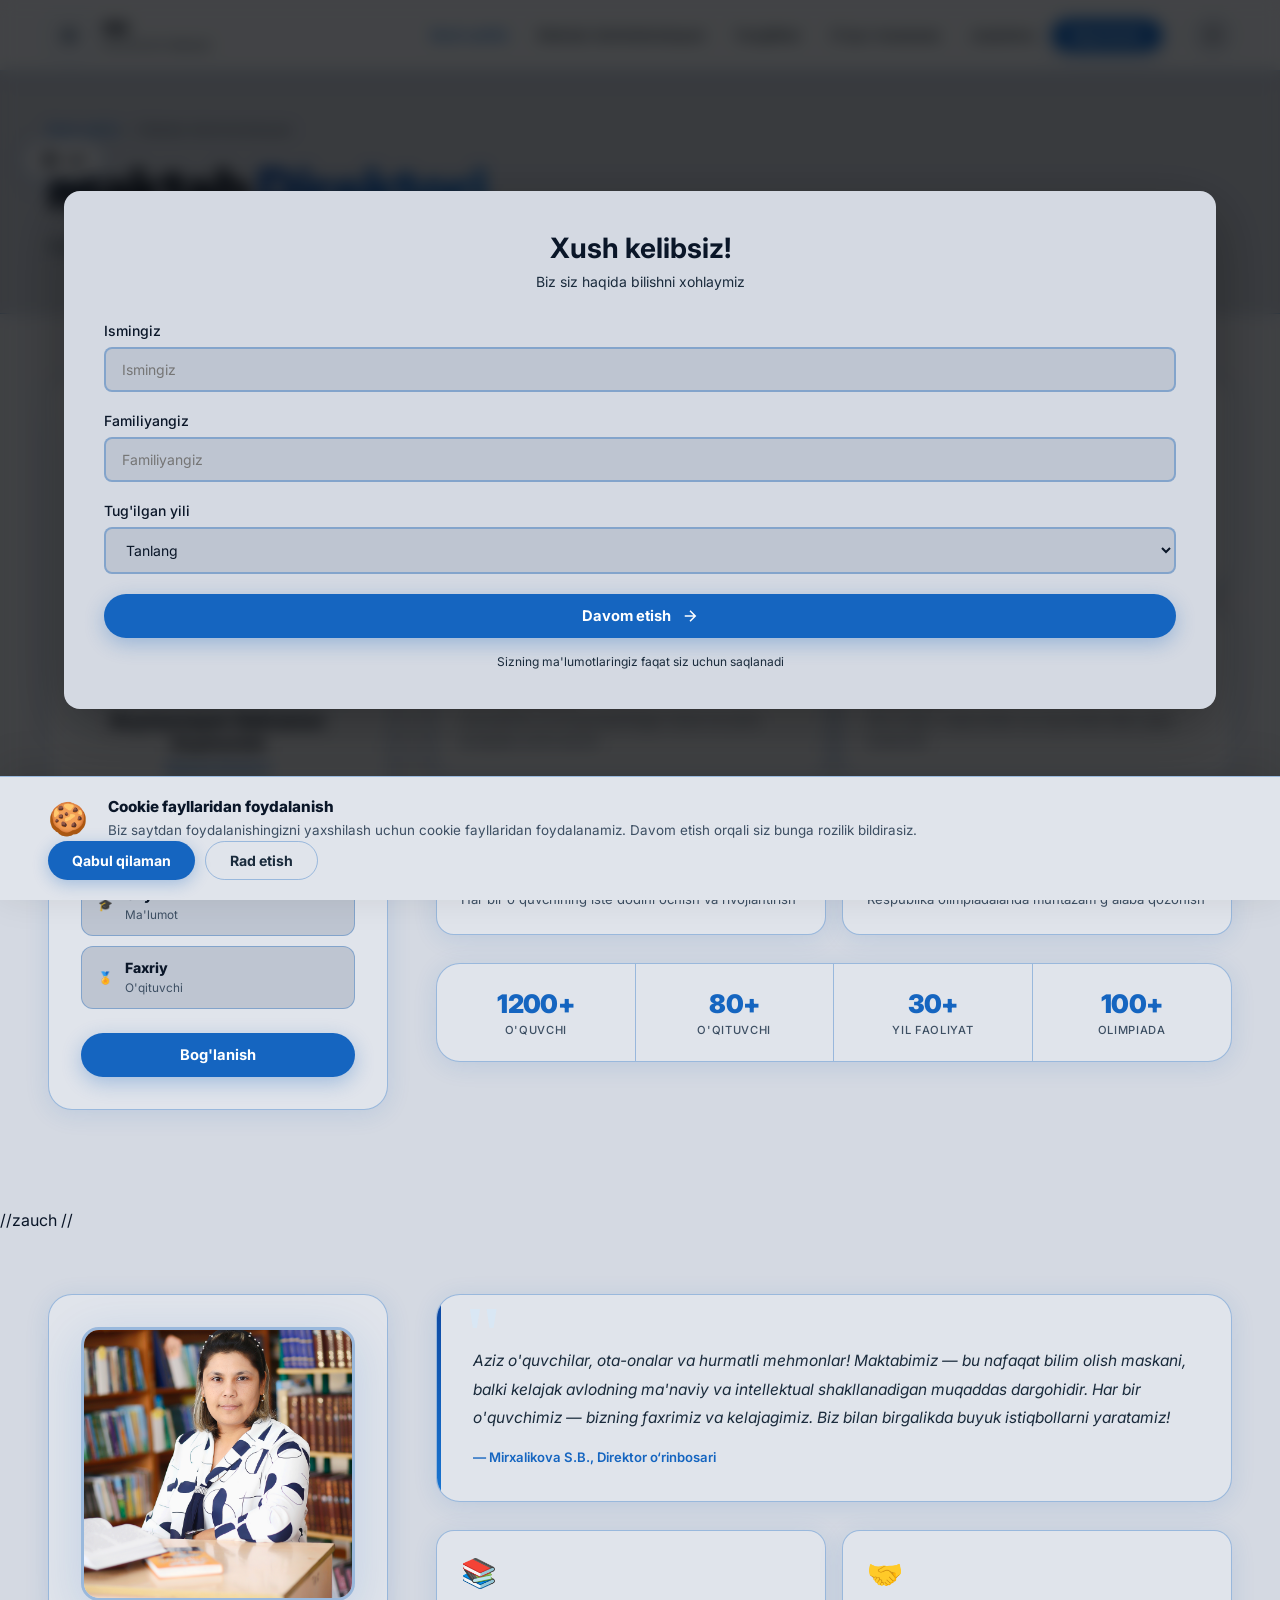
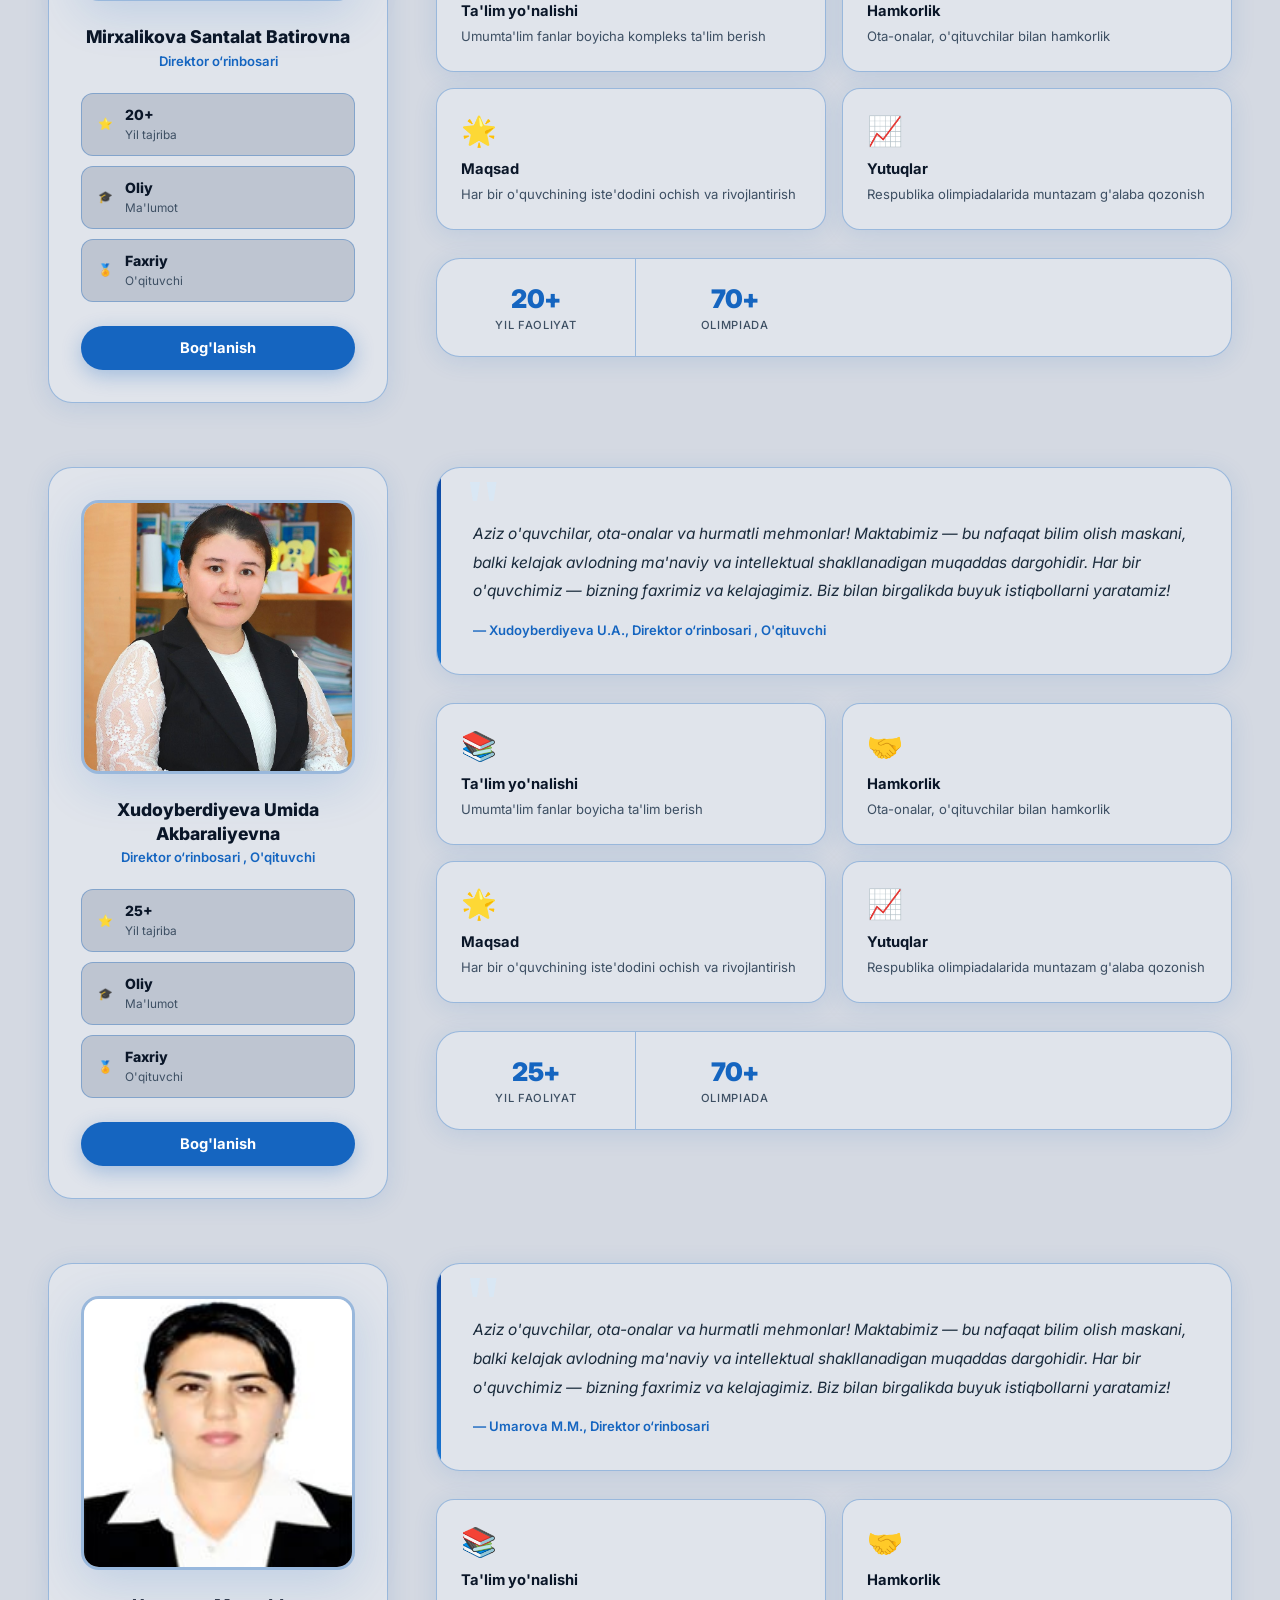
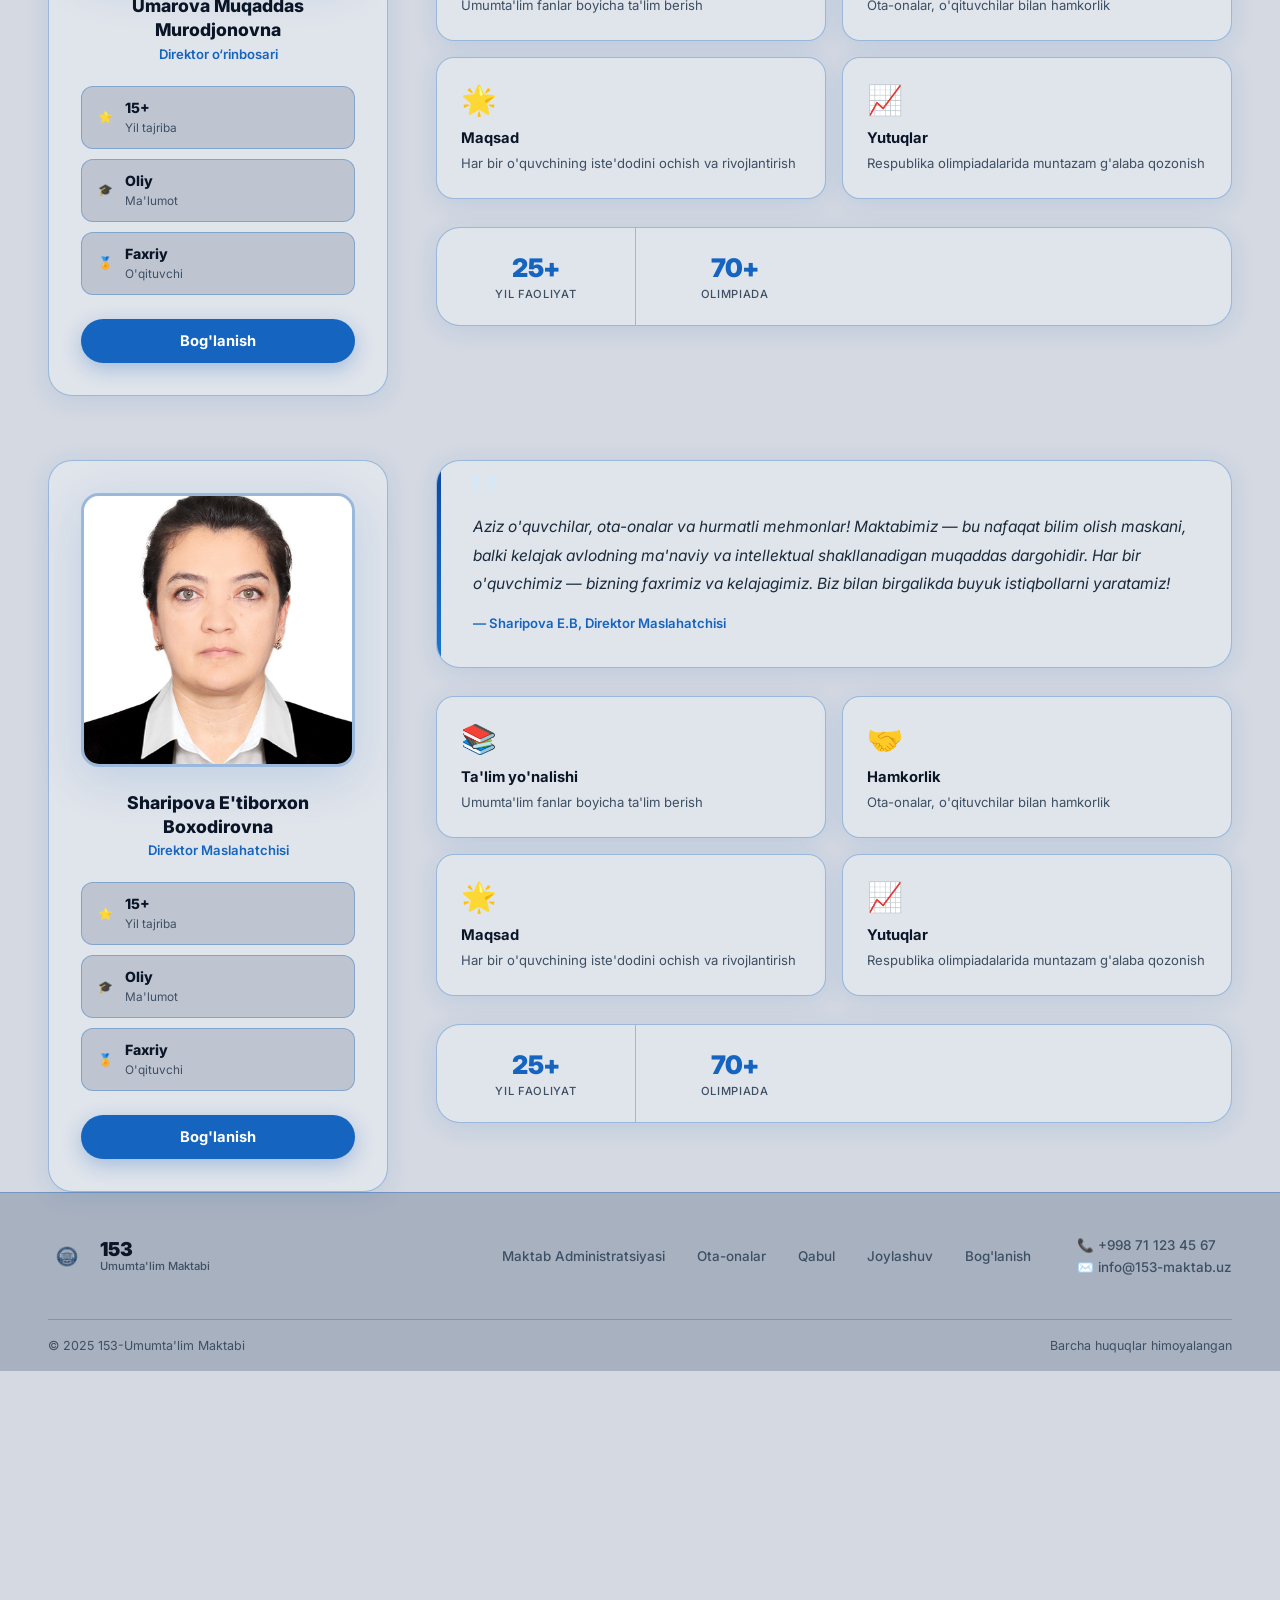
<file: director.html>
<!DOCTYPE html>
<html lang="uz" data-theme="light">
<head>
    <meta charset="UTF-8">
    <meta name="viewport" content="width=device-width, initial-scale=1.0">
    <title>Direktor — 153-Maktab</title>
    <link rel="stylesheet" href="style.css">
    <link href="https://fonts.googleapis.com/css2?family=Inter:wght@300;400;500;600;700;800;900&display=swap" rel="stylesheet">
</head>
<body>

<header id="header">
    <div class="header-inner">
        <a href="index.html" class="logo-wrap">
            <div class="logo-box"><img src="images/logo.png" alt="Logo"></div>
            <div class="logo-text">
                <span class="logo-num">153</span>
                <span class="logo-sub" data-translate="school_name">Umumta'lim Maktabi</span>
            </div>
        </a>
        <nav class="nav">
            <a href="index.html" class="nav-item active" data-translate="nav_home">Bosh sahifa</a>
            <a href="director.html" class="nav-item" data-translate="nav_director">Maktab Administratsiyasi</a>
            <a href="yangiliklar.html" class="nav-item" data-translate="nav_news">Yangiliklar</a>
            <a href="about.html" class="nav-item" data-translate="nav_about">O'quv muassasa</a>
            <a href="location.html" class="nav-item" data-translate="nav_location">Joylashuv</a>
            <a href="contact.html" class="nav-item nav-cta" data-translate="nav_contact">Bog'lanish</a>
        </nav>
        <div class="header-actions">
            <button class="theme-btn" id="themeBtn">
                <svg class="sun-icon" width="18" height="18" viewBox="0 0 24 24" fill="none" stroke="currentColor" stroke-width="2"><circle cx="12" cy="12" r="5"/><line x1="12" y1="1" x2="12" y2="3"/><line x1="12" y1="21" x2="12" y2="23"/><line x1="4.22" y1="4.22" x2="5.64" y2="5.64"/><line x1="18.36" y1="18.36" x2="19.78" y2="19.78"/><line x1="1" y1="12" x2="3" y2="12"/><line x1="21" y1="12" x2="23" y2="12"/><line x1="4.22" y1="19.78" x2="5.64" y2="18.36"/><line x1="18.36" y1="5.64" x2="19.78" y2="4.22"/></svg>
                <svg class="moon-icon" width="18" height="18" viewBox="0 0 24 24" fill="none" stroke="currentColor" stroke-width="2"><path d="M21 12.79A9 9 0 1111.21 3 7 7 0 0021 12.79z"/></svg>
            </button>
            <button class="burger" id="burger"><span></span><span></span><span></span></button>
        </div>
    </div>
    <div class="mobile-nav" id="mobileNav">
        <a href="index.html" class="nav-item active" data-translate="nav_home">Bosh sahifa</a>
            <a href="director.html" class="nav-item" data-translate="nav_director">Maktab Administratsiyasi</a>
            <a href="yangiliklar.html" class="nav-item" data-translate="nav_news">Yangiliklar</a>
            <a href="about.html" class="nav-item" data-translate="nav_about">O'quv muassasa</a>
            <a href="location.html" class="nav-item" data-translate="nav_location">Joylashuv</a>
            <a href="contact.html" class="nav-item nav-cta" data-translate="nav_contact">Bog'lanish</a>
    </div>
</header>

<!-- PAGE HERO -->
<section class="page-hero">
    <div class="container">
        <div class="breadcrumb">
            <a href="index.html" data-translate="nav_home">Bosh sahifa</a>
            <span>/</span>
            <span data-translate="nav_director">Direktor</span>
        </div>
        <h1 class="page-hero-title">
            <span data-translate="dir_page_title">Maktab</span>
            <span class="text-blue" data-translate="dir_page_title_blue">Direktori</span>
        </h1>
        <p class="page-hero-desc" data-translate="dir_page_desc">Maktabimiz rahbari haqida to'liq ma'lumot</p>
    </div>
</section>

<!-- DIRECTOR CONTENT -->
<section class="page-content">
    <div class="container">
        <div class="director-layout">

            <!-- Photo Side -->
            <div class="dir-photo-col">
                <div class="dir-photo-card">
                    <div class="dir-photo-wrap">
                        <img src="images/director.jpg" alt="Direktor">
                    </div>
                    <div class="dir-photo-info">
                        <h2 data-translate="dir_name">Boymurzayev Qahramon Zoyirovich</h2>
                        <p data-translate="dir_position">Maktab Direktori</p>
                    </div>
                    <div class="dir-badges">
                        <div class="dir-badge">
                            <span class="db-icon">⭐</span>
                            <div>
                                <strong>30+</strong>
                                <span data-translate="stats_years">Yil tajriba</span>
                            </div>
                        </div>
                        <div class="dir-badge">
                            <span class="db-icon">🎓</span>
                            <div>
                                <strong data-translate="dir_edu_level">Oliy</strong>
                                <span data-translate="dir_edu_label">Ma'lumot</span>
                            </div>
                        </div>
                        <div class="dir-badge">
                            <span class="db-icon">🏅</span>
                            <div>
                                <strong data-translate="dir_honor_level">Faxriy</strong>
                                <span data-translate="dir_honor_label">O'qituvchi</span>
                            </div>
                        </div>
                    </div>
                    <a href="contact.html" class="btn-primary" style="width:100%;justify-content:center" data-translate="nav_contact">
                        Bog'lanish
                    </a>
                </div>
            </div>

            <!-- Info Side -->
            <div class="dir-info-col">
                <div class="dir-quote-card">
                    <div class="dqc-mark">"</div>
                    <p data-translate="dir_quote">
                        Aziz o'quvchilar, ota-onalar va hurmatli mehmonlar! Maktabimiz — bu nafaqat bilim olish maskani, balki kelajak avlodning ma'naviy va intellektual shakllanadigan muqaddas dargohidir. Har bir o'quvchimiz — bizning faxrimiz va kelajagimiz. Biz bilan birgalikda buyuk istiqbollarni yaratamiz!
                    </p>
                    <div class="dqc-author" data-translate="dir_quote_author">— Boymurzayev Q.Z., Maktab Direktori</div>
                </div>

                <div class="dir-info-grid">
                    <div class="dig-card">
                        <div class="dig-icon">📚</div>
                        <h4 data-translate="dir_card1_title">Ta'lim yo'nalishi</h4>
                        <p data-translate="dir_card1_desc">Umumta'lim va chuqurlashtirilgan fanlar bo'yicha kompleks ta'lim berish</p>
                    </div>
                    <div class="dig-card">
                        <div class="dig-icon">🤝</div>
                        <h4 data-translate="dir_card2_title">Hamkorlik</h4>
                        <p data-translate="dir_card2_desc">Ota-onalar, o'qituvchilar va o'quvchilar bilan yaqin hamkorlik</p>
                    </div>
                    <div class="dig-card">
                        <div class="dig-icon">🌟</div>
                        <h4 data-translate="dir_card3_title">Maqsad</h4>
                        <p data-translate="dir_card3_desc">Har bir o'quvchining iste'dodini ochish va rivojlantirish</p>
                    </div>
                    <div class="dig-card">
                        <div class="dig-icon">📈</div>
                        <h4 data-translate="dir_card4_title">Yutuqlar</h4>
                        <p data-translate="dir_card4_desc">Respublika olimpiadalarida muntazam g'alaba qozonish</p>
                    </div>
                </div>

                <div class="dir-stats-row">
                    <div class="dsr-item">
                        <span class="dsr-num">1200+</span>
                        <span class="dsr-label" data-translate="stats_students">O'quvchi</span>
                    </div>
                    <div class="dsr-item">
                        <span class="dsr-num">80+</span>
                        <span class="dsr-label" data-translate="stats_teachers">O'qituvchi</span>
                    </div>
                    <div class="dsr-item">
                        <span class="dsr-num">30+</span>
                        <span class="dsr-label" data-translate="dir_years_active">Yil faoliyat</span>
                    </div>
                    <div class="dsr-item">
                        <span class="dsr-num">100+</span>
                        <span class="dsr-label" data-translate="dir_olympiad">Olimpiada</span>
                    </div>
                </div>
            </div>

        </div>
    </div>
</section>
 //zauch //

<!-- DIRECTOR CONTENT -->
<section class="page-content">
    <div class="container">
        <div class="director-layout">

            <!-- Photo Side -->
            <div class="dir-photo-col">
                <div class="dir-photo-card">
                    <div class="dir-photo-wrap">
                        <img src="images/zauch.JPG" alt="Direktor">
                    </div>
                    <div class="dir-photo-info">
                        <h2 >Mirxalikova Santalat Batirovna</h2>
                        <p >Direktor o‘rinbosari</p>
                    </div>
                    <div class="dir-badges">
                        <div class="dir-badge">
                            <span class="db-icon">⭐</span>
                            <div>
                                <strong>20+</strong>
                                <span data-translate="stats_years">Yil tajriba</span>
                            </div>
                        </div>
                        <div class="dir-badge">
                            <span class="db-icon">🎓</span>
                            <div>
                                <strong data-translate="dir_edu_level">Oliy</strong>
                                <span data-translate="dir_edu_label">Ma'lumot</span>
                            </div>
                        </div>
                        <div class="dir-badge">
                            <span class="db-icon">🏅</span>
                            <div>
                                <strong data-translate="dir_honor_level">Faxriy</strong>
                                <span data-translate="dir_honor_label">O'qituvchi</span>
                            </div>
                        </div>
                    </div>
                    <a href="contact.html" class="btn-primary" style="width:100%;justify-content:center" data-translate="nav_contact">
                        Bog'lanish
                    </a>
                </div>
            </div>

            <!-- Info Side -->
            <div class="dir-info-col">
                <div class="dir-quote-card">
                    <div class="dqc-mark">"</div>
                    <p data-translate="dir_quote">
                        Aziz o'quvchilar, ota-onalar va hurmatli mehmonlar! Maktabimiz — bu nafaqat bilim olish maskani, balki kelajak avlodning ma'naviy va intellektual shakllanadigan muqaddas dargohidir. Har bir o'quvchimiz — bizning faxrimiz va kelajagimiz. Biz bilan birgalikda buyuk istiqbollarni yaratamiz!
                    </p>
                    <div class="dqc-author">— Mirxalikova S.B., Direktor o‘rinbosari</div>
                </div>

                <div class="dir-info-grid">
                    <div class="dig-card">
                        <div class="dig-icon">📚</div>
                        <h4 data-translate="dir_card1_title">Ta'lim yo'nalishi</h4>
                        <p >Umumta'lim fanlar boyicha kompleks ta'lim berish</p>
                    </div>
                    <div class="dig-card">
                        <div class="dig-icon">🤝</div>
                        <h4 data-translate="dir_card2_title">Hamkorlik</h4>
                        <p >Ota-onalar, o'qituvchilar bilan hamkorlik</p>
                    </div>
                    <div class="dig-card">
                        <div class="dig-icon">🌟</div>
                        <h4 data-translate="dir_card3_title">Maqsad</h4>
                        <p >Har bir o'quvchining iste'dodini ochish va rivojlantirish</p>
                    </div>
                    <div class="dig-card">
                        <div class="dig-icon">📈</div>
                        <h4 data-translate="dir_card4_title">Yutuqlar</h4>
                        <p >Respublika olimpiadalarida muntazam g'alaba qozonish</p>
                    </div>
                </div>
                
                <div class="dir-stats-row">
                  
        
                         <div class="dsr-item">
                        <span class="dsr-num">20+</span>
                        <span class="dsr-label" data-translate="dir_years_active">Yil faoliyat</span>
                    </div>
                    <div class="dsr-item">
                        <span class="dsr-num">70+</span>
                        <span class="dsr-label" data-translate="dir_olympiad">Olimpiada</span>
                    </div>
                </div>
            </div>

        </div>
    </div>
    <!-- DIRECTOR CONTENT -->
<section class="page-content">
    <div class="container">
        <div class="director-layout">

            <!-- Photo Side -->
            <div class="dir-photo-col">
                <div class="dir-photo-card">
                    <div class="dir-photo-wrap">
                        <img src="images/zauch2.jpg" alt="Direktor">
                    </div>
                    <div class="dir-photo-info">
                        <h2 >Xudoyberdiyeva Umida Akbaraliyevna</h2>
                        <p >Direktor o‘rinbosari , O'qituvchi</p>
                    </div>
                    <div class="dir-badges">
                        <div class="dir-badge">
                            <span class="db-icon">⭐</span>
                            <div>
                                <strong>25+</strong>
                                <span data-translate="stats_years">Yil tajriba</span>
                            </div>
                        </div>
                        <div class="dir-badge">
                            <span class="db-icon">🎓</span>
                            <div>
                                <strong data-translate="dir_edu_level">Oliy</strong>
                                <span data-translate="dir_edu_label">Ma'lumot</span>
                            </div>
                        </div>
                        <div class="dir-badge">
                            <span class="db-icon">🏅</span>
                            <div>
                                <strong data-translate="dir_honor_level">Faxriy</strong>
                                <span data-translate="dir_honor_label">O'qituvchi</span>
                            </div>
                        </div>
                    </div>
                    <a href="contact.html" class="btn-primary" style="width:100%;justify-content:center" data-translate="nav_contact">
                        Bog'lanish
                    </a>
                </div>
            </div>

            <!-- Info Side -->
            <div class="dir-info-col">
                <div class="dir-quote-card">
                    <div class="dqc-mark">"</div>
                    <p data-translate="dir_quote">
                        Aziz o'quvchilar, ota-onalar va hurmatli mehmonlar! Maktabimiz — bu nafaqat bilim olish maskani, balki kelajak avlodning ma'naviy va intellektual shakllanadigan muqaddas dargohidir. Har bir o'quvchimiz — bizning faxrimiz va kelajagimiz. Biz bilan birgalikda buyuk istiqbollarni yaratamiz!
                    </p>
                    <div class="dqc-author">— Xudoyberdiyeva U.A., Direktor o‘rinbosari , O'qituvchi</div>
                </div>

                <div class="dir-info-grid">
                    <div class="dig-card">
                        <div class="dig-icon">📚</div>
                        <h4 data-translate="dir_card1_title">Ta'lim yo'nalishi</h4>
                        <p >Umumta'lim fanlar boyicha ta'lim berish</p>
                    </div>
                    <div class="dig-card">
                        <div class="dig-icon">🤝</div>
                        <h4 data-translate="dir_card2_title">Hamkorlik</h4>
                        <p >Ota-onalar, o'qituvchilar bilan hamkorlik</p>
                    </div>
                    <div class="dig-card">
                        <div class="dig-icon">🌟</div>
                        <h4 data-translate="dir_card3_title">Maqsad</h4>
                        <p >Har bir o'quvchining iste'dodini ochish va rivojlantirish</p>
                    </div>
                    <div class="dig-card">
                        <div class="dig-icon">📈</div>
                        <h4 data-translate="dir_card4_title">Yutuqlar</h4>
                        <p >Respublika olimpiadalarida muntazam g'alaba qozonish</p>
                    </div>
                </div>
                
                <div class="dir-stats-row">
                  
        
                         <div class="dsr-item">
                        <span class="dsr-num">25+</span>
                        <span class="dsr-label" data-translate="dir_years_active">Yil faoliyat</span>
                    </div>
                    <div class="dsr-item">
                        <span class="dsr-num">70+</span>
                        <span class="dsr-label" data-translate="dir_olympiad">Olimpiada</span>
                    </div>
                </div>
            </div>

        </div>
    </div>
     <!-- DIRECTOR CONTENT -->
<section class="page-content">
    <div class="container">
        <div class="director-layout">

            <!-- Photo Side -->
            <div class="dir-photo-col">
                <div class="dir-photo-card">
                    <div class="dir-photo-wrap">
                        <img src="images/zauch3.jpg" alt="Direktor">
                    </div>
                    <div class="dir-photo-info">
                        <h2 >Umarova Muqaddas Murodjonovna</h2>
                        <p >Direktor o‘rinbosari</p>
                    </div>
                    <div class="dir-badges">
                        <div class="dir-badge">
                            <span class="db-icon">⭐</span>
                            <div>
                                <strong>15+</strong>
                                <span data-translate="stats_years">Yil tajriba</span>
                            </div>
                        </div>
                        <div class="dir-badge">
                            <span class="db-icon">🎓</span>
                            <div>
                                <strong data-translate="dir_edu_level">Oliy</strong>
                                <span data-translate="dir_edu_label">Ma'lumot</span>
                            </div>
                        </div>
                        <div class="dir-badge">
                            <span class="db-icon">🏅</span>
                            <div>
                                <strong data-translate="dir_honor_level">Faxriy</strong>
                                <span data-translate="dir_honor_label">O'qituvchi</span>
                            </div>
                        </div>
                    </div>
                    <a href="contact.html" class="btn-primary" style="width:100%;justify-content:center" data-translate="nav_contact">
                        Bog'lanish
                    </a>
                </div>
            </div>

            <!-- Info Side -->
            <div class="dir-info-col">
                <div class="dir-quote-card">
                    <div class="dqc-mark">"</div>
                    <p data-translate="dir_quote">
                        Aziz o'quvchilar, ota-onalar va hurmatli mehmonlar! Maktabimiz — bu nafaqat bilim olish maskani, balki kelajak avlodning ma'naviy va intellektual shakllanadigan muqaddas dargohidir. Har bir o'quvchimiz — bizning faxrimiz va kelajagimiz. Biz bilan birgalikda buyuk istiqbollarni yaratamiz!
                    </p>
                    <div class="dqc-author">— Umarova M.M., Direktor o‘rinbosari</div>
                </div>

                <div class="dir-info-grid">
                    <div class="dig-card">
                        <div class="dig-icon">📚</div>
                        <h4 data-translate="dir_card1_title">Ta'lim yo'nalishi</h4>
                        <p >Umumta'lim fanlar boyicha ta'lim berish</p>
                    </div>
                    <div class="dig-card">
                        <div class="dig-icon">🤝</div>
                        <h4 data-translate="dir_card2_title">Hamkorlik</h4>
                        <p >Ota-onalar, o'qituvchilar bilan hamkorlik</p>
                    </div>
                    <div class="dig-card">
                        <div class="dig-icon">🌟</div>
                        <h4 data-translate="dir_card3_title">Maqsad</h4>
                        <p >Har bir o'quvchining iste'dodini ochish va rivojlantirish</p>
                    </div>
                    <div class="dig-card">
                        <div class="dig-icon">📈</div>
                        <h4 data-translate="dir_card4_title">Yutuqlar</h4>
                        <p >Respublika olimpiadalarida muntazam g'alaba qozonish</p>
                    </div>
                </div>
                
                <div class="dir-stats-row">
                  
        
                         <div class="dsr-item">
                        <span class="dsr-num">25+</span>
                        <span class="dsr-label" data-translate="dir_years_active">Yil faoliyat</span>
                    </div>
                    <div class="dsr-item">
                        <span class="dsr-num">70+</span>
                        <span class="dsr-label" data-translate="dir_olympiad">Olimpiada</span>
                    </div>
                </div>
            </div>

        </div>
    </div>
       <!-- DIRECTOR CONTENT -->
<section class="page-content">
    <div class="container">
        <div class="director-layout">

            <!-- Photo Side -->
            <div class="dir-photo-col">
                <div class="dir-photo-card">
                    <div class="dir-photo-wrap">
                        <img src="images/zauch4.JPG" alt="Direktor">
                    </div>
                    <div class="dir-photo-info">
                        <h2 >Sharipova E'tiborxon Boxodirovna</h2>
                        <p >Direktor Maslahatchisi</p>
                    </div>
                    <div class="dir-badges">
                        <div class="dir-badge">
                            <span class="db-icon">⭐</span>
                            <div>
                                <strong>15+</strong>
                                <span data-translate="stats_years">Yil tajriba</span>
                            </div>
                        </div>
                        <div class="dir-badge">
                            <span class="db-icon">🎓</span>
                            <div>
                                <strong data-translate="dir_edu_level">Oliy</strong>
                                <span data-translate="dir_edu_label">Ma'lumot</span>
                            </div>
                        </div>
                        <div class="dir-badge">
                            <span class="db-icon">🏅</span>
                            <div>
                                <strong data-translate="dir_honor_level">Faxriy</strong>
                                <span data-translate="dir_honor_label">O'qituvchi</span>
                            </div>
                        </div>
                    </div>
                    <a href="contact.html" class="btn-primary" style="width:100%;justify-content:center" data-translate="nav_contact">
                        Bog'lanish
                    </a>
                </div>
            </div>

            <!-- Info Side -->
            <div class="dir-info-col">
                <div class="dir-quote-card">
                    <div class="dqc-mark">"</div>
                    <p data-translate="dir_quote">
                        Aziz o'quvchilar, ota-onalar va hurmatli mehmonlar! Maktabimiz — bu nafaqat bilim olish maskani, balki kelajak avlodning ma'naviy va intellektual shakllanadigan muqaddas dargohidir. Har bir o'quvchimiz — bizning faxrimiz va kelajagimiz. Biz bilan birgalikda buyuk istiqbollarni yaratamiz!
                    </p>
                    <div class="dqc-author">— Sharipova E.B, Direktor Maslahatchisi</div>
                </div>

                <div class="dir-info-grid">
                    <div class="dig-card">
                        <div class="dig-icon">📚</div>
                        <h4 data-translate="dir_card1_title">Ta'lim yo'nalishi</h4>
                        <p >Umumta'lim fanlar boyicha ta'lim berish</p>
                    </div>
                    <div class="dig-card">
                        <div class="dig-icon">🤝</div>
                        <h4 data-translate="dir_card2_title">Hamkorlik</h4>
                        <p >Ota-onalar, o'qituvchilar bilan hamkorlik</p>
                    </div>
                    <div class="dig-card">
                        <div class="dig-icon">🌟</div>
                        <h4 data-translate="dir_card3_title">Maqsad</h4>
                        <p >Har bir o'quvchining iste'dodini ochish va rivojlantirish</p>
                    </div>
                    <div class="dig-card">
                        <div class="dig-icon">📈</div>
                        <h4 data-translate="dir_card4_title">Yutuqlar</h4>
                        <p >Respublika olimpiadalarida muntazam g'alaba qozonish</p>
                    </div>
                </div>
                
                <div class="dir-stats-row">
                  
        
                         <div class="dsr-item">
                        <span class="dsr-num">25+</span>
                        <span class="dsr-label" data-translate="dir_years_active">Yil faoliyat</span>
                    </div>
                    <div class="dsr-item">
                        <span class="dsr-num">70+</span>
                        <span class="dsr-label" data-translate="dir_olympiad">Olimpiada</span>
                    </div>
                </div>
            </div>

        </div>
    </div>

<!-- FOOTER -->
<footer id="footer">
    <div class="footer-inner">
        <div class="footer-top">
            <div class="footer-brand">
                <img src="images/logo.png" alt="Logo">
                <div>
                    <div class="fb-num">153</div>
                    <div class="fb-txt" data-translate="school_name">Umumta'lim Maktabi</div>
                </div>
            </div>
            <nav class="footer-nav">
                <a href="director.html" data-translate="nav_director">Direktor</a>
                <a href="parents.html" data-translate="nav_parents">Ota-onalar</a>
                <a href="admission.html" data-translate="nav_admission">Qabul</a>
                <a href="location.html" data-translate="nav_location">Joylashuv</a>
                <a href="contact.html" data-translate="nav_contact">Bog'lanish</a>
            </nav>
            <div class="footer-contacts">
                <a href="tel:+998711234567">📞 +998 71 123 45 67</a>
                <a href="mailto:info@153-maktab.uz">✉️ info@153-maktab.uz</a>
            </div>
        </div>
        <div class="footer-bottom">
            <span>© 2025 153-Umumta'lim Maktabi</span>
            <span data-translate="footer_rights">Barcha huquqlar himoyalangan</span>
        </div>
    </div>
</footer>

<!-- LANGUAGE SELECTOR -->
<div class="lang-selector" id="langSelector">
    <button class="lang-btn" id="langBtn">
        <svg width="18" height="18" viewBox="0 0 24 24" fill="none" stroke="currentColor" stroke-width="2">
            <circle cx="12" cy="12" r="10"/>
            <path d="M2 12h20M12 2a15.3 15.3 0 014 10 15.3 15.3 0 01-4 10 15.3 15.3 0 01-4-10 15.3 15.3 0 014-10z"/>
        </svg>
        <span id="currentLang">UZ</span>
    </button>
    <div class="lang-dropdown" id="langDropdown">
        <button class="lang-option" data-lang="uz">🇺🇿 O'zbek (lotin)</button>
        <button class="lang-option" data-lang="ru">🇷🇺 Русский</button>
        <button class="lang-option" data-lang="en">🇬🇧 English</button>
    </div>
</div>

<!-- COOKIE CONSENT -->
<div class="cookie-consent" id="cookieConsent">
    <div class="cookie-content">
        <div class="cookie-icon">🍪</div>
        <div class="cookie-text">
            <strong data-translate="cookie_title">Cookie fayllaridan foydalanish</strong>
            <p data-translate="cookie_desc">Biz saytdan foydalanishingizni yaxshilash uchun cookie fayllaridan foydalanamiz.</p>
        </div>
    </div>
    <div class="cookie-actions">
        <button class="cookie-btn cookie-accept" id="acceptCookie" data-translate="cookie_accept">Qabul qilaman</button>
        <button class="cookie-btn cookie-decline" id="declineCookie" data-translate="cookie_decline">Rad etish</button>
    </div>
</div>

<!-- USER INFO PANEL -->
<div id="userInfo"></div>

<!-- USER REGISTRATION MODAL -->
<div class="modal-overlay" id="userRegModal">
    <div class="modal-reg-content">
        <div class="modal-reg-header">
            <h2 data-translate="user_reg_title">Xush kelibsiz!</h2>
            <p data-translate="user_reg_subtitle">Biz siz haqida bilishni xohlaymiz</p>
        </div>
        
        <form id="userRegForm" onsubmit="registerUser(event)">
            <div class="form-group">
                <label data-translate="user_reg_firstname">Ismingiz</label>
                <input type="text" id="regFirstName" placeholder="Ismingiz" required>
            </div>
            
            <div class="form-group">
                <label data-translate="user_reg_lastname">Familiyangiz</label>
                <input type="text" id="regLastName" placeholder="Familiyangiz" required>
            </div>
            
            <div class="form-group">
                <label data-translate="user_reg_birthyear">Tug'ilgan yili</label>
                <select id="regBirthYear" required>
                    <option value="" data-translate="user_reg_select">Tanlang</option>
                </select>
            </div>
            
            <button type="submit" class="btn-primary" style="width:100%;justify-content:center">
                <span data-translate="user_reg_submit">Davom etish</span>
                <svg width="18" height="18" viewBox="0 0 24 24" fill="none" stroke="currentColor" stroke-width="2">
                    <path d="M5 12h14M12 5l7 7-7 7"/>
                </svg>
            </button>
        </form>
        
        <p class="modal-reg-note" data-translate="user_reg_note">Sizning ma'lumotlaringiz faqat siz uchun saqlanadi</p>
    </div>
</div>

<script src="main.js"></script>
<script src="user.js"></script>
</body>
</html>
</file>
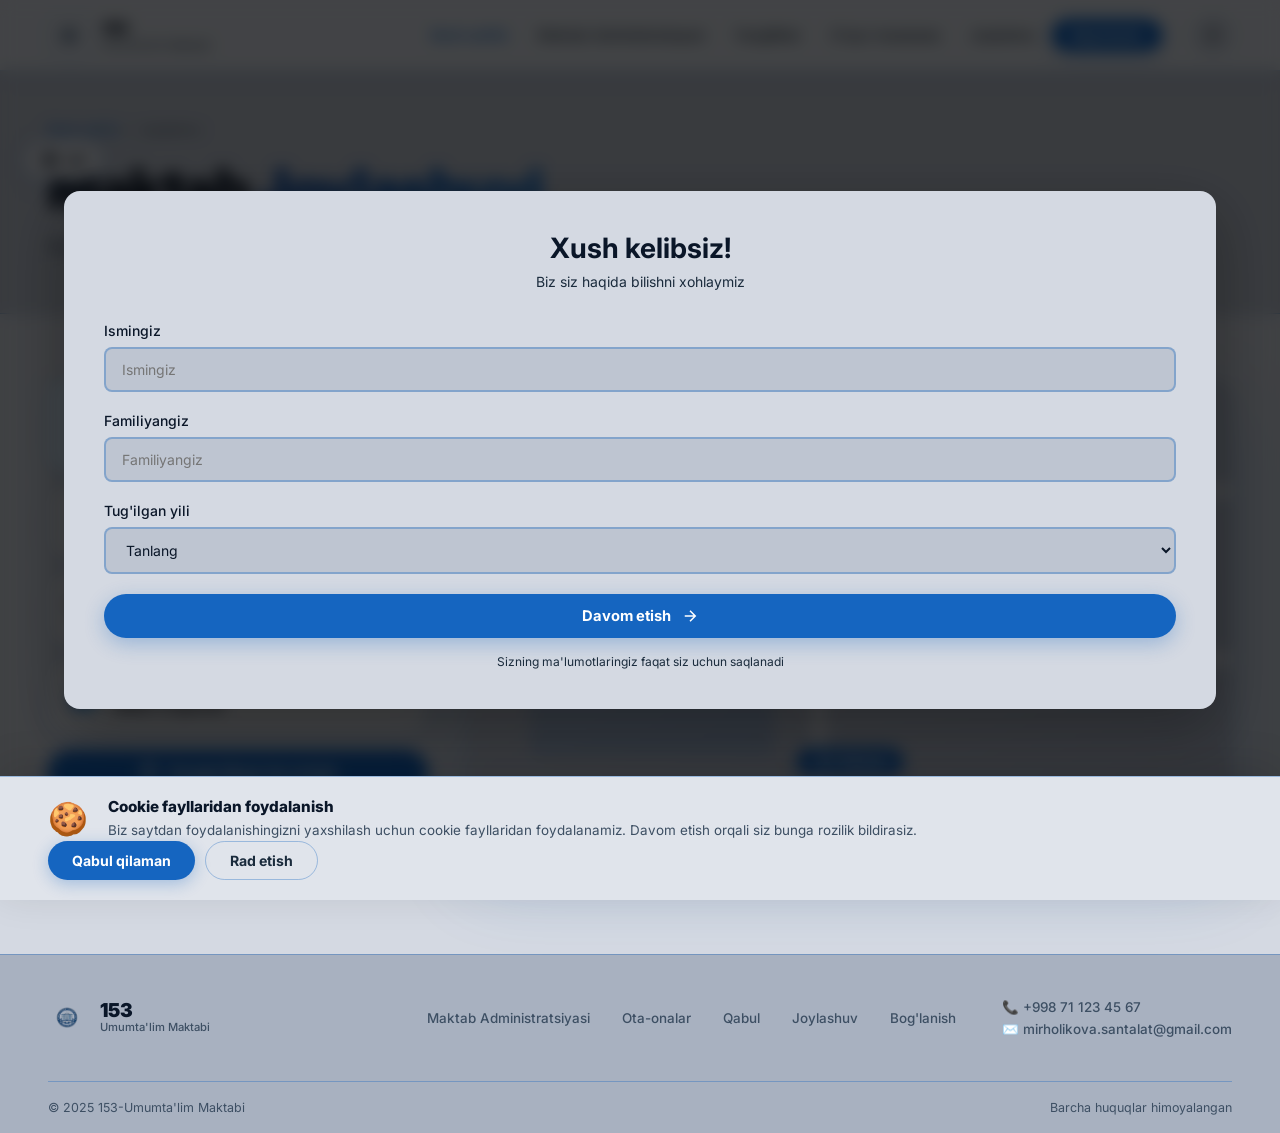
<file: location.html>
<!DOCTYPE html>
<html lang="uz" data-theme="light">
<head>
    <meta charset="UTF-8">
    <meta name="viewport" content="width=device-width, initial-scale=1.0">
    <title>Joylashuv — 153-Maktab</title>
    <link rel="stylesheet" href="style.css">
    <link href="https://fonts.googleapis.com/css2?family=Inter:wght@300;400;500;600;700;800;900&display=swap" rel="stylesheet">
</head>
<body>

<header id="header">
    <div class="header-inner">
        <a href="index.html" class="logo-wrap">
            <div class="logo-box"><img src="images/logo.png" alt="Logo"></div>
            <div class="logo-text">
                <span class="logo-num">153</span>
                <span class="logo-sub" data-translate="school_name">Umumta'lim Maktabi</span>
            </div>
        </a>
        <nav class="nav">
           <a href="index.html" class="nav-item active" data-translate="nav_home">Bosh sahifa</a>
            <a href="director.html" class="nav-item" data-translate="nav_director">Maktab Administratsiyasi</a>
            <a href="yangiliklar.html" class="nav-item" data-translate="nav_news">Yangiliklar</a>
            <a href="about.html" class="nav-item" data-translate="nav_about">O'quv muassasa</a>
            <a href="location.html" class="nav-item" data-translate="nav_location">Joylashuv</a>
            <a href="contact.html" class="nav-item nav-cta" data-translate="nav_contact">Bog'lanish</a>
        </nav>
        <div class="header-actions">
            <button class="theme-btn" id="themeBtn">
                <svg class="sun-icon" width="18" height="18" viewBox="0 0 24 24" fill="none" stroke="currentColor" stroke-width="2"><circle cx="12" cy="12" r="5"/><line x1="12" y1="1" x2="12" y2="3"/><line x1="12" y1="21" x2="12" y2="23"/><line x1="4.22" y1="4.22" x2="5.64" y2="5.64"/><line x1="18.36" y1="18.36" x2="19.78" y2="19.78"/><line x1="1" y1="12" x2="3" y2="12"/><line x1="21" y1="12" x2="23" y2="12"/><line x1="4.22" y1="19.78" x2="5.64" y2="18.36"/><line x1="18.36" y1="5.64" x2="19.78" y2="4.22"/></svg>
                <svg class="moon-icon" width="18" height="18" viewBox="0 0 24 24" fill="none" stroke="currentColor" stroke-width="2"><path d="M21 12.79A9 9 0 1111.21 3 7 7 0 0021 12.79z"/></svg>
            </button>
            <button class="burger" id="burger"><span></span><span></span><span></span></button>
        </div>
    </div>
    <div class="mobile-nav" id="mobileNav">
       <a href="index.html" class="nav-item active" data-translate="nav_home">Bosh sahifa</a>
            <a href="director.html" class="nav-item" data-translate="nav_director">Maktab Administratsiyasi</a>
            <a href="yangiliklar.html" class="nav-item" data-translate="nav_news">Yangiliklar</a>
            <a href="about.html" class="nav-item" data-translate="nav_about">O'quv muassasa</a>
            <a href="location.html" class="nav-item" data-translate="nav_location">Joylashuv</a>
            <a href="contact.html" class="nav-item nav-cta" data-translate="nav_contact">Bog'lanish</a>
    </div>
</header>

<!-- PAGE HERO -->
<section class="page-hero">
    <div class="container">
        <div class="breadcrumb">
            <a href="index.html" data-translate="nav_home">Bosh sahifa</a>
            <span>/</span>
            <span data-translate="nav_location">Joylashuv</span>
        </div>
        <h1 class="page-hero-title">
            <span data-translate="loc_page_title">Maktab</span>
            <span class="text-blue" data-translate="loc_page_title_blue">Joylashuvi</span>
        </h1>
        <p class="page-hero-desc" data-translate="loc_page_desc">Bizni topish oson — quyida barcha ma'lumotlar</p>
    </div>
</section>

<!-- CONTENT -->
<section class="page-content">
    <div class="container">
        <div class="location-layout">

            <!-- Info Column -->
            <div class="loc-info-col">
                <div class="loc-info-cards">

                    <div class="lic-card lic-main">
                        <div class="lic-icon">📍</div>
                        <div class="lic-body">
                            <span class="lic-label" data-translate="loc_address_label">To'liq manzil</span>
                            <strong data-translate="loc_address">Toshkent shahri, Yashnabod tumani, 153-umumta'lim maktabi</strong>
                        </div>
                    </div>

                    <div class="lic-card">
                        <div class="lic-icon">🕐</div>
                        <div class="lic-body">
                            <span class="lic-label" data-translate="loc_hours_label">Ish vaqti</span>
                            <strong data-translate="loc_hours">Dushanba – Shanba: 8:00 – 18:00</strong>
                        </div>
                    </div>

                    <div class="lic-card">
                        <div class="lic-icon">📞</div>
                        <div class="lic-body">
                            <span class="lic-label" data-translate="loc_phone_label">Telefon</span>
                            <a href="tel:+998711234567"><strong>+998 71 123 45 67</strong></a>
                        </div>
                    </div>

                    <div class="lic-card">
                        <div class="lic-icon">👥</div>
                        <div class="lic-body">
                            <span class="lic-label" data-translate="loc_students_label">O'quvchilar soni</span>
                            <strong data-translate="loc_students_count">2200+ o'quvchi</strong>
                        </div>
                    </div>

                </div>

                <a href="https://maps.app.goo.gl/Xo2b6WCrTb9mcQPAA" target="_blank" class="btn-primary loc-map-btn">
                    <svg width="20" height="20" viewBox="0 0 24 24" fill="none" stroke="currentColor" stroke-width="2">
                        <path d="M21 10c0 7-9 13-9 13s-9-6-9-13a9 9 0 0118 0z"/>
                        <circle cx="12" cy="10" r="3"/>
                    </svg>
                    <span data-translate="loc_open_maps">Google Maps'da ochish</span>
                </a>
            </div>

            <!-- Map Column -->
            <div class="loc-map-col">
                <div class="loc-map-card">
                    <div class="loc-map-badge" data-translate="loc_map_badge">📍 153-maktab joylashuvi</div>
                    <div class="loc-map-visual">
                        <div class="lmv-streets">
                            <div class="lmv-h-street s1"></div>
                            <div class="lmv-h-street s2"></div>
                            <div class="lmv-v-street s3"></div>
                            <div class="lmv-block b1"></div>
                            <div class="lmv-block b2"></div>
                            <div class="lmv-block b3"></div>
                        </div>
                        <div class="lmv-center">
                            <div class="lmv-pin">
                                <svg width="36" height="36" viewBox="0 0 24 24" fill="white">
                                    <path d="M12 2C8.13 2 5 5.13 5 9c0 5.25 7 13 7 13s7-7.75 7-13c0-3.87-3.13-7-7-7zm0 9.5c-1.38 0-2.5-1.12-2.5-2.5s1.12-2.5 2.5-2.5 2.5 1.12 2.5 2.5-1.12 2.5-2.5 2.5z"/>
                                </svg>
                            </div>
                            <div class="lmv-ring r1"></div>
                            <div class="lmv-ring r2"></div>
                            <div class="lmv-ring r3"></div>
                        </div>
                        <div class="lmv-name-tag">153-Maktab</div>
                    </div>
                    <a href="https://maps.app.goo.gl/Xo2b6WCrTb9mcQPAA" target="_blank" class="loc-map-overlay-btn">
                        <span data-translate="loc_view_map">Xaritada ko'rish →</span>
                    </a>
                </div>
            </div>

        </div>
    </div>
</section>

<!-- FOOTER -->
<footer id="footer">
    <div class="footer-inner">
        <div class="footer-top">
            <div class="footer-brand">
                <img src="images/logo.png" alt="Logo">
                <div>
                    <div class="fb-num">153</div>
                    <div class="fb-txt" data-translate="school_name">Umumta'lim Maktabi</div>
                </div>
            </div>
            <nav class="footer-nav">
                <a href="director.html" data-translate="nav_director">Direktor</a>
                <a href="parents.html" data-translate="nav_parents">Ota-onalar</a>
                <a href="admission.html" data-translate="nav_admission">Qabul</a>
                <a href="location.html" data-translate="nav_location">Joylashuv</a>
                <a href="contact.html" data-translate="nav_contact">Bog'lanish</a>
            </nav>
            <div class="footer-contacts">
                <a href="tel:+998711234567">📞 +998 71 123 45 67</a>
                <a href="mailto:mirholikova.santalat@gmail.com">✉️ mirholikova.santalat@gmail.com</a>
            </div>
        </div>
        <div class="footer-bottom">
            <span>© 2025 153-Umumta'lim Maktabi</span>
            <span data-translate="footer_rights">Barcha huquqlar himoyalangan</span>
        </div>
    </div>
</footer>

<!-- LANGUAGE SELECTOR -->
<div class="lang-selector" id="langSelector">
    <button class="lang-btn" id="langBtn">
        <svg width="18" height="18" viewBox="0 0 24 24" fill="none" stroke="currentColor" stroke-width="2">
            <circle cx="12" cy="12" r="10"/>
            <path d="M2 12h20M12 2a15.3 15.3 0 014 10 15.3 15.3 0 01-4 10 15.3 15.3 0 01-4-10 15.3 15.3 0 014-10z"/>
        </svg>
        <span id="currentLang">UZ</span>
    </button>
    <div class="lang-dropdown" id="langDropdown">
        <button class="lang-option" data-lang="uz">🇺🇿 O'zbek (lotin)</button>
        <button class="lang-option" data-lang="ru">🇷🇺 Русский</button>
        <button class="lang-option" data-lang="en">🇬🇧 English</button>
    </div>
</div>

<!-- COOKIE CONSENT -->
<div class="cookie-consent" id="cookieConsent">
    <div class="cookie-content">
        <div class="cookie-icon">🍪</div>
        <div class="cookie-text">
            <strong data-translate="cookie_title">Cookie fayllaridan foydalanish</strong>
            <p data-translate="cookie_desc">Biz saytdan foydalanishingizni yaxshilash uchun cookie fayllaridan foydalanamiz.</p>
        </div>
    </div>
    <div class="cookie-actions">
        <button class="cookie-btn cookie-accept" id="acceptCookie" data-translate="cookie_accept">Qabul qilaman</button>
        <button class="cookie-btn cookie-decline" id="declineCookie" data-translate="cookie_decline">Rad etish</button>
    </div>
</div>

<!-- USER INFO PANEL -->
<div id="userInfo"></div>

<!-- USER REGISTRATION MODAL -->
<div class="modal-overlay" id="userRegModal">
    <div class="modal-reg-content">
        <div class="modal-reg-header">
            <h2 data-translate="user_reg_title">Xush kelibsiz!</h2>
            <p data-translate="user_reg_subtitle">Biz siz haqida bilishni xohlaymiz</p>
        </div>
        
        <form id="userRegForm" onsubmit="registerUser(event)">
            <div class="form-group">
                <label data-translate="user_reg_firstname">Ismingiz</label>
                <input type="text" id="regFirstName" placeholder="Ismingiz" required>
            </div>
            
            <div class="form-group">
                <label data-translate="user_reg_lastname">Familiyangiz</label>
                <input type="text" id="regLastName" placeholder="Familiyangiz" required>
            </div>
            
            <div class="form-group">
                <label data-translate="user_reg_birthyear">Tug'ilgan yili</label>
                <select id="regBirthYear" required>
                    <option value="" data-translate="user_reg_select">Tanlang</option>
                </select>
            </div>
            
            <button type="submit" class="btn-primary" style="width:100%;justify-content:center">
                <span data-translate="user_reg_submit">Davom etish</span>
                <svg width="18" height="18" viewBox="0 0 24 24" fill="none" stroke="currentColor" stroke-width="2">
                    <path d="M5 12h14M12 5l7 7-7 7"/>
                </svg>
            </button>
        </form>
        
        <p class="modal-reg-note" data-translate="user_reg_note">Sizning ma'lumotlaringiz faqat siz uchun saqlanadi</p>
    </div>
</div>

<script src="main.js"></script>
<script src="user.js"></script>
</body>
</html>
</file>
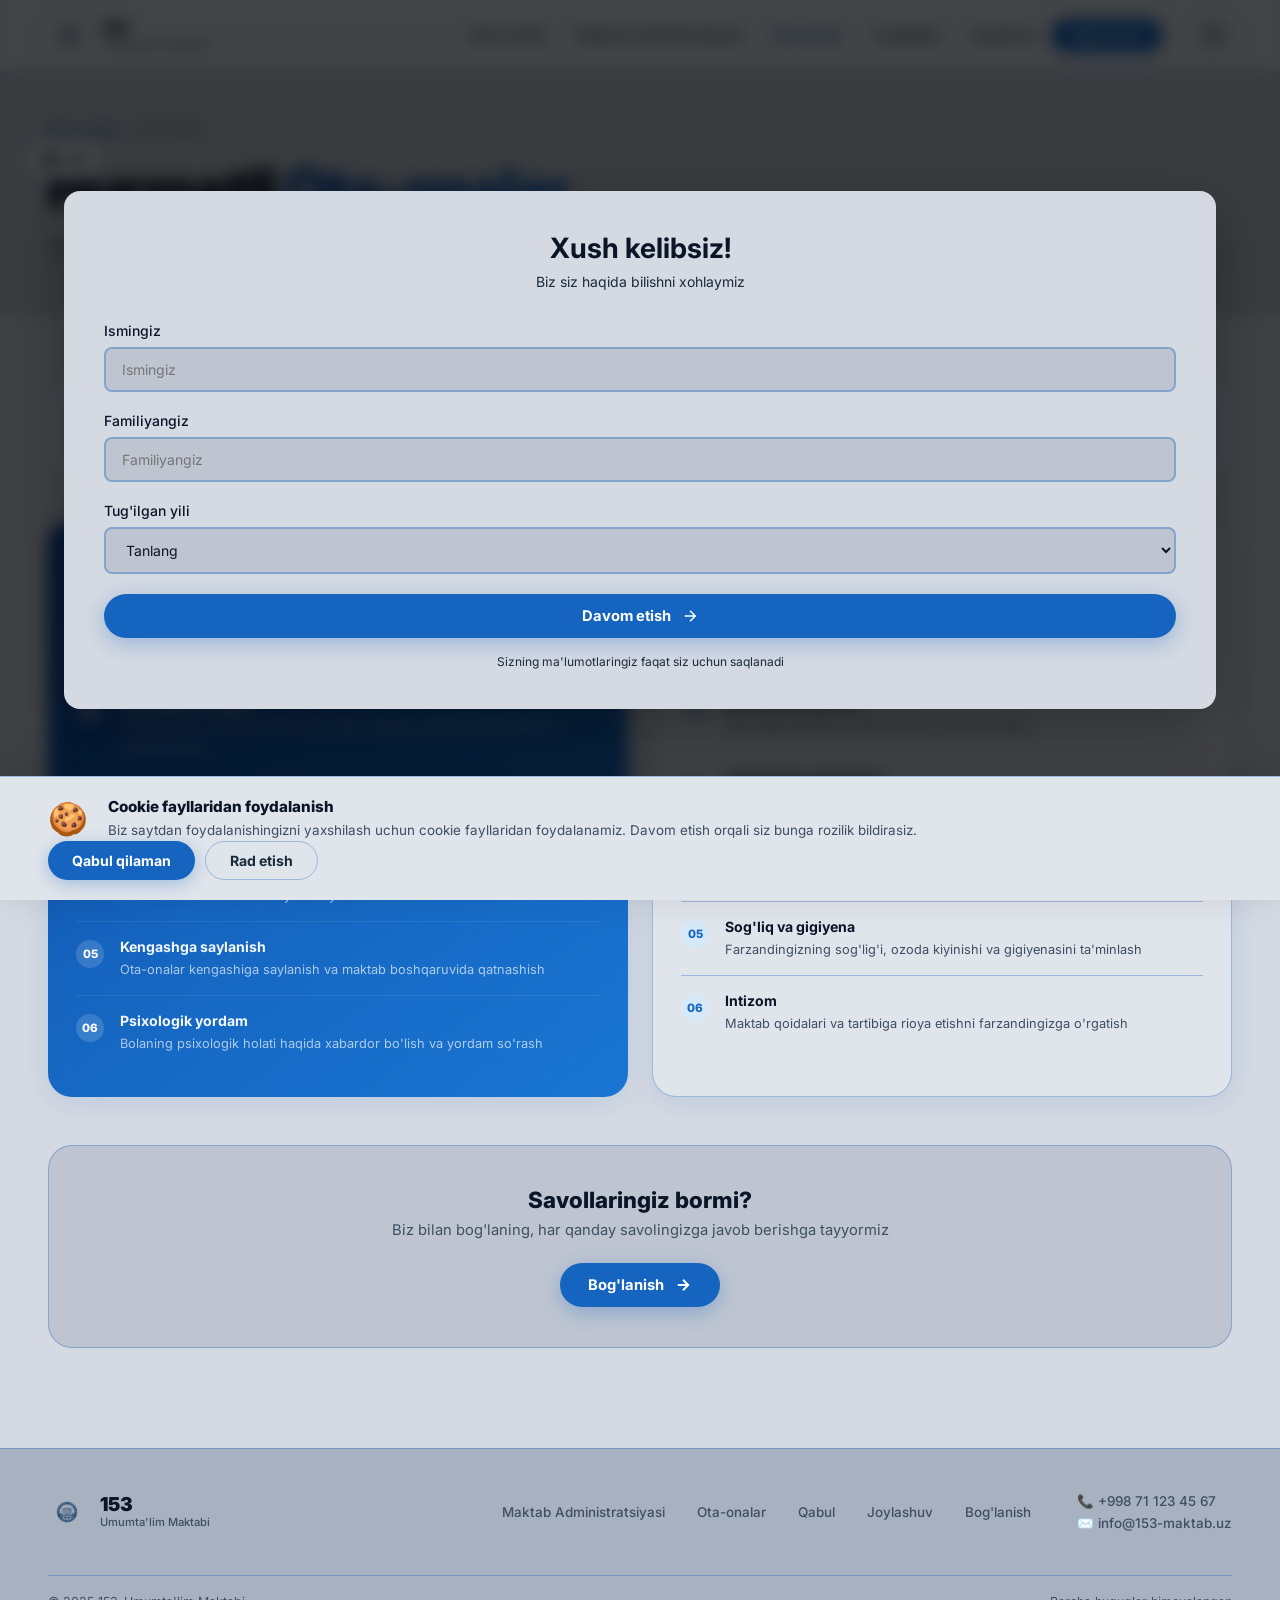
<file: parents.html>
<!DOCTYPE html>
<html lang="uz" data-theme="light">
<head>
    <meta charset="UTF-8">
    <meta name="viewport" content="width=device-width, initial-scale=1.0">
    <title>Ota-onalarga — 153-Maktab</title>
    <link rel="stylesheet" href="style.css">
    <link href="https://fonts.googleapis.com/css2?family=Inter:wght@300;400;500;600;700;800;900&display=swap" rel="stylesheet">
</head>
<body>

<header id="header">
    <div class="header-inner">
        <a href="index.html" class="logo-wrap">
            <div class="logo-box"><img src="images/logo.png" alt="Logo"></div>
            <div class="logo-text">
                <span class="logo-num">153</span>
                <span class="logo-sub" data-translate="school_name">Umumta'lim Maktabi</span>
            </div>
        </a>
        <nav class="nav">
            <a href="index.html" class="nav-item" data-translate="nav_home">Bosh sahifa</a>
            <a href="director.html" class="nav-item" data-translate="nav_director">Direktor</a>
            <a href="parents.html" class="nav-item active" data-translate="nav_parents">Ota-onalar</a>
            <a href="yangiliklar.html" class="nav-item" data-translate="nav_news">Yangiliklar</a>
            <a href="location.html" class="nav-item" data-translate="nav_location">Joylashuv</a>
            <a href="contact.html" class="nav-item nav-cta" data-translate="nav_contact">Bog'lanish</a>
        </nav>
        <div class="header-actions">
            <button class="theme-btn" id="themeBtn">
                <svg class="sun-icon" width="18" height="18" viewBox="0 0 24 24" fill="none" stroke="currentColor" stroke-width="2"><circle cx="12" cy="12" r="5"/><line x1="12" y1="1" x2="12" y2="3"/><line x1="12" y1="21" x2="12" y2="23"/><line x1="4.22" y1="4.22" x2="5.64" y2="5.64"/><line x1="18.36" y1="18.36" x2="19.78" y2="19.78"/><line x1="1" y1="12" x2="3" y2="12"/><line x1="21" y1="12" x2="23" y2="12"/><line x1="4.22" y1="19.78" x2="5.64" y2="18.36"/><line x1="18.36" y1="5.64" x2="19.78" y2="4.22"/></svg>
                <svg class="moon-icon" width="18" height="18" viewBox="0 0 24 24" fill="none" stroke="currentColor" stroke-width="2"><path d="M21 12.79A9 9 0 1111.21 3 7 7 0 0021 12.79z"/></svg>
            </button>
            <button class="burger" id="burger"><span></span><span></span><span></span></button>
        </div>
    </div>
    <div class="mobile-nav" id="mobileNav">
        <a href="index.html" class="m-nav-item" data-translate="nav_home">Bosh sahifa</a>
        <a href="director.html" class="m-nav-item" data-translate="nav_director">Direktor</a>
        <a href="parents.html" class="m-nav-item active" data-translate="nav_parents">Ota-onalar</a>
        <a href="yangiliklar.html" class="nav-item" data-translate="nav_news">Yangiliklar</a>
        <a href="location.html" class="m-nav-item" data-translate="nav_location">Joylashuv</a>
        <a href="contact.html" class="m-nav-item" data-translate="nav_contact">Bog'lanish</a>
    </div>
</header>

<!-- PAGE HERO -->
<section class="page-hero">
    <div class="container">
        <div class="breadcrumb">
            <a href="index.html" data-translate="nav_home">Bosh sahifa</a>
            <span>/</span>
            <span data-translate="nav_parents">Ota-onalarga</span>
        </div>
        <h1 class="page-hero-title">
            <span data-translate="parents_page_title">Hurmatli</span>
            <span class="text-blue" data-translate="nav_parents">Ota-onalar</span>
        </h1>
        <p class="page-hero-desc" data-translate="parents_page_desc">Siz maktabimizning muhim va ajralmas qismidasiz</p>
    </div>
</section>

<!-- CONTENT -->
<section class="page-content">
    <div class="container">

        <!-- Intro Card -->
        <div class="parents-intro-card">
            <div class="pic-icon">💙</div>
            <p data-translate="parents_intro">Hurmatli ota-onalar! Farzandingizning muvaffaqiyati — bu bizning umumiy maqsadimiz. Maktabimiz siz bilan yaqin hamkorlikda ishlashga doimo tayyor. Quyida huquq va majburiyatlaringiz bilan tanishing.</p>
        </div>

        <div class="parents-grid">

            <!-- ПРАВА -->
            <div class="parents-block pb-blue">
                <div class="pb-header">
                    <div class="pb-icon">🛡️</div>
                    <h2 data-translate="parents_rights_title">Ota-onalar huquqlari</h2>
                </div>
                <ul class="pb-list">
                    <li>
                        <div class="pb-num">01</div>
                        <div class="pb-text">
                            <strong data-translate="rights_1_title">Ma'lumot olish huquqi</strong>
                            <span data-translate="rights_1_desc">Farzandingiz ta'limi, baholari va maktab faoliyati haqida to'liq ma'lumot olish</span>
                        </div>
                    </li>
                    <li>
                        <div class="pb-num">02</div>
                        <div class="pb-text">
                            <strong data-translate="rights_2_title">Uchrashish huquqi</strong>
                            <span data-translate="rights_2_desc">O'qituvchilar va maktab rahbariyati bilan istalgan vaqtda uchrashish va maslahat olish</span>
                        </div>
                    </li>
                    <li>
                        <div class="pb-num">03</div>
                        <div class="pb-text">
                            <strong data-translate="rights_3_title">Ishtirok etish huquqi</strong>
                            <span data-translate="rights_3_desc">Maktab hayoti, tadbirlari va ota-onalar kengashida faol ishtirok etish</span>
                        </div>
                    </li>
                    <li>
                        <div class="pb-num">04</div>
                        <div class="pb-text">
                            <strong data-translate="rights_4_title">Taklif kiritish huquqi</strong>
                            <span data-translate="rights_4_desc">Ta'lim sifati va maktab faoliyati bo'yicha taklif va mulohazalar bildirish</span>
                        </div>
                    </li>
                    <li>
                        <div class="pb-num">05</div>
                        <div class="pb-text">
                            <strong data-translate="rights_5_title">Kengashga saylanish</strong>
                            <span data-translate="rights_5_desc">Ota-onalar kengashiga saylanish va maktab boshqaruvida qatnashish</span>
                        </div>
                    </li>
                    <li>
                        <div class="pb-num">06</div>
                        <div class="pb-text">
                            <strong data-translate="rights_6_title">Psixologik yordam</strong>
                            <span data-translate="rights_6_desc">Bolaning psixologik holati haqida xabardor bo'lish va yordam so'rash</span>
                        </div>
                    </li>
                </ul>
            </div>

            <!-- ОБЯЗАННОСТИ -->
            <div class="parents-block pb-light">
                <div class="pb-header">
                    <div class="pb-icon">✅</div>
                    <h2 data-translate="parents_duties_title">Ota-onalar majburiyatlari</h2>
                </div>
                <ul class="pb-list">
                    <li>
                        <div class="pb-num pbn-dark">01</div>
                        <div class="pb-text">
                            <strong data-translate="duties_1_title">Muntazam qatnashish</strong>
                            <span data-translate="duties_1_desc">Farzandingizning maktabga har kuni o'z vaqtida kelishini ta'minlash</span>
                        </div>
                    </li>
                    <li>
                        <div class="pb-num pbn-dark">02</div>
                        <div class="pb-text">
                            <strong data-translate="duties_2_title">Uy vazifasi nazorati</strong>
                            <span data-translate="duties_2_desc">Dars tayyorlashda yordam berish va nazorat qilish</span>
                        </div>
                    </li>
                    <li>
                        <div class="pb-num pbn-dark">03</div>
                        <div class="pb-text">
                            <strong data-translate="duties_3_title">Tadbirlarda qatnashish</strong>
                            <span data-translate="duties_3_desc">Maktab tadbirlari va ota-onalar yig'ilishlarida faol qatnashish</span>
                        </div>
                    </li>
                    <li>
                        <div class="pb-num pbn-dark">04</div>
                        <div class="pb-text">
                            <strong data-translate="duties_4_title">Hamkorlik</strong>
                            <span data-translate="duties_4_desc">O'qituvchilar va maktab rahbariyati bilan samarali hamkorlikda ishlash</span>
                        </div>
                    </li>
                    <li>
                        <div class="pb-num pbn-dark">05</div>
                        <div class="pb-text">
                            <strong data-translate="duties_5_title">Sog'liq va gigiyena</strong>
                            <span data-translate="duties_5_desc">Farzandingizning sog'lig'i, ozoda kiyinishi va gigiyenasini ta'minlash</span>
                        </div>
                    </li>
                    <li>
                        <div class="pb-num pbn-dark">06</div>
                        <div class="pb-text">
                            <strong data-translate="duties_6_title">Intizom</strong>
                            <span data-translate="duties_6_desc">Maktab qoidalari va tartibiga rioya etishni farzandingizga o'rgatish</span>
                        </div>
                    </li>
                </ul>
            </div>
        </div>

        <!-- CTA -->
        <div class="parents-cta">
            <h3 data-translate="parents_cta_title">Savollaringiz bormi?</h3>
            <p data-translate="parents_cta_desc">Biz bilan bog'laning, har qanday savolingizga javob berishga tayyormiz</p>
            <a href="contact.html" class="btn-primary">
                <span data-translate="nav_contact">Bog'lanish</span>
                <svg width="18" height="18" viewBox="0 0 24 24" fill="none" stroke="currentColor" stroke-width="2.5">
                    <path d="M5 12h14M12 5l7 7-7 7"/>
                </svg>
            </a>
        </div>

    </div>
</section>

<!-- FOOTER -->
<footer id="footer">
    <div class="footer-inner">
        <div class="footer-top">
            <div class="footer-brand">
                <img src="images/logo.png" alt="Logo">
                <div>
                    <div class="fb-num">153</div>
                    <div class="fb-txt" data-translate="school_name">Umumta'lim Maktabi</div>
                </div>
            </div>
            <nav class="footer-nav">
                <a href="director.html" data-translate="nav_director">Direktor</a>
                <a href="parents.html" data-translate="nav_parents">Ota-onalar</a>
                <a href="admission.html" data-translate="nav_admission">Qabul</a>
                <a href="location.html" data-translate="nav_location">Joylashuv</a>
                <a href="contact.html" data-translate="nav_contact">Bog'lanish</a>
            </nav>
            <div class="footer-contacts">
                <a href="tel:+998711234567">📞 +998 71 123 45 67</a>
                <a href="mailto:info@153-maktab.uz">✉️ info@153-maktab.uz</a>
            </div>
        </div>
        <div class="footer-bottom">
            <span>© 2025 153-Umumta'lim Maktabi</span>
            <span data-translate="footer_rights">Barcha huquqlar himoyalangan</span>
        </div>
    </div>
</footer>

<!-- LANGUAGE SELECTOR -->
<div class="lang-selector" id="langSelector">
    <button class="lang-btn" id="langBtn">
        <svg width="18" height="18" viewBox="0 0 24 24" fill="none" stroke="currentColor" stroke-width="2">
            <circle cx="12" cy="12" r="10"/>
            <path d="M2 12h20M12 2a15.3 15.3 0 014 10 15.3 15.3 0 01-4 10 15.3 15.3 0 01-4-10 15.3 15.3 0 014-10z"/>
        </svg>
        <span id="currentLang">UZ</span>
    </button>
    <div class="lang-dropdown" id="langDropdown">
        <button class="lang-option" data-lang="uz">🇺🇿 O'zbek (lotin)</button>
        <button class="lang-option" data-lang="ru">🇷🇺 Русский</button>
        <button class="lang-option" data-lang="en">🇬🇧 English</button>
    </div>
</div>

<!-- COOKIE CONSENT -->
<div class="cookie-consent" id="cookieConsent">
    <div class="cookie-content">
        <div class="cookie-icon">🍪</div>
        <div class="cookie-text">
            <strong data-translate="cookie_title">Cookie fayllaridan foydalanish</strong>
            <p data-translate="cookie_desc">Biz saytdan foydalanishingizni yaxshilash uchun cookie fayllaridan foydalanamiz.</p>
        </div>
    </div>
    <div class="cookie-actions">
        <button class="cookie-btn cookie-accept" id="acceptCookie" data-translate="cookie_accept">Qabul qilaman</button>
        <button class="cookie-btn cookie-decline" id="declineCookie" data-translate="cookie_decline">Rad etish</button>
    </div>
</div>

<!-- USER INFO PANEL -->
<div id="userInfo"></div>

<!-- USER REGISTRATION MODAL -->
<div class="modal-overlay" id="userRegModal">
    <div class="modal-reg-content">
        <div class="modal-reg-header">
            <h2 data-translate="user_reg_title">Xush kelibsiz!</h2>
            <p data-translate="user_reg_subtitle">Biz siz haqida bilishni xohlaymiz</p>
        </div>
        
        <form id="userRegForm" onsubmit="registerUser(event)">
            <div class="form-group">
                <label data-translate="user_reg_firstname">Ismingiz</label>
                <input type="text" id="regFirstName" placeholder="Ismingiz" required>
            </div>
            
            <div class="form-group">
                <label data-translate="user_reg_lastname">Familiyangiz</label>
                <input type="text" id="regLastName" placeholder="Familiyangiz" required>
            </div>
            
            <div class="form-group">
                <label data-translate="user_reg_birthyear">Tug'ilgan yili</label>
                <select id="regBirthYear" required>
                    <option value="" data-translate="user_reg_select">Tanlang</option>
                </select>
            </div>
            
            <button type="submit" class="btn-primary" style="width:100%;justify-content:center">
                <span data-translate="user_reg_submit">Davom etish</span>
                <svg width="18" height="18" viewBox="0 0 24 24" fill="none" stroke="currentColor" stroke-width="2">
                    <path d="M5 12h14M12 5l7 7-7 7"/>
                </svg>
            </button>
        </form>
        
        <p class="modal-reg-note" data-translate="user_reg_note">Sizning ma'lumotlaringiz faqat siz uchun saqlanadi</p>
    </div>
</div>

<script src="main.js"></script>
<script src="user.js"></script>
</body>
</html>
</file>
<file: style.css>
*, *::before, *::after { margin:0; padding:0; box-sizing:border-box; }

:root {
    --blue: #1565C0;
    --blue-d: #0D47A1;
    --blue-s: #1976D2;
    --blue-l: #D6E9F8;
    --blue-m: #90CAF9;
    --blue-xs: #E8F3FA;
    --bg: #D4D9E2;
    --bg-2: #BEC5D1;
    --bg-3: #A8B1C0;
    --bg-secondary: #BEC5D1;
    --surface: #E0E4EB;
    --surface-2: #CDD3DD;
    --border: rgba(21,101,192,0.35);
    --border-2: rgba(21,101,192,0.22);
    --text: #0A1628;
    --text-2: #1A2B3C;
    --text-3: #3D4F63;
    --text-secondary: #1A2B3C;
    --shadow: 0 4px 24px rgba(21,101,192,0.12);
    --shadow-lg: 0 12px 48px rgba(21,101,192,0.16);
    --shadow-xl: 0 24px 80px rgba(21,101,192,0.20);
    --font: 'Inter', sans-serif;
    --r-xl: 24px;
    --r-lg: 18px;
    --r-md: 12px;
    --r-sm: 8px;
    --ease: cubic-bezier(0.23,1,0.32,1);
    --header-h: 70px;
}

[data-theme="dark"] {
    --bg: #060E1C;
    --bg-2: #0A1628;
    --bg-3: #0F1E35;
    --bg-secondary: #0A1628;
    --surface: #0D1B2E;
    --surface-2: #122038;
    --border: rgba(21,101,192,0.2);
    --border-2: rgba(255,255,255,0.06);
    --text: #F0F8FF;
    --text-2: #B8D4F0;
    --text-3: #6B8EB0;
    --text-secondary: #B8D4F0;
    --shadow: 0 4px 24px rgba(0,0,0,0.3);
    --shadow-lg: 0 12px 48px rgba(0,0,0,0.4);
    --shadow-xl: 0 24px 80px rgba(0,0,0,0.5);
}

html { scroll-behavior:smooth; font-size:16px; }
body {
    font-family: var(--font);
    background: var(--bg);
    color: var(--text);
    overflow-x: hidden;
    -webkit-font-smoothing: antialiased;
    transition: background 0.4s ease, color 0.4s ease;
    min-height: 100vh;
    display: flex;
    flex-direction: column;
}
img { display:block; max-width:100%; }
a { text-decoration:none; color:inherit; }
button { cursor:pointer; border:none; background:none; font-family:var(--font); color:var(--text); }
ul { list-style:none; }
::-webkit-scrollbar { width:5px; }
::-webkit-scrollbar-track { background:var(--bg-2); }
::-webkit-scrollbar-thumb { background:var(--blue); border-radius:10px; }

/* ============================================
   PRELOADER
   ============================================ */
#preloader {
    position:fixed; inset:0; z-index:99999;
    background:var(--bg);
    display:flex; align-items:center; justify-content:center;
    transition: opacity 0.6s var(--ease), visibility 0.6s var(--ease);
}
#preloader.hide { opacity:0; visibility:hidden; }
.pre-wrap { display:flex; flex-direction:column; align-items:center; gap:24px; }
.pre-logo-ring {
    position:relative; width:100px; height:100px;
    display:flex; align-items:center; justify-content:center;
}
.pre-logo { width:64px; height:64px; object-fit:contain; border-radius:16px; position:relative; z-index:2; }
.pre-svg { position:absolute; inset:0; width:100%; height:100%; animation: preSpin 1.5s linear infinite; }
.pre-circle { fill:none; stroke:var(--blue); stroke-width:2.5; stroke-dasharray:220; stroke-dashoffset:170; stroke-linecap:round; }
@keyframes preSpin { to { transform:rotate(360deg); } }
.pre-text-wrap { display:flex; align-items:center; gap:10px; }
.pre-num { font-size:2.2rem; font-weight:900; color:var(--text); letter-spacing:-0.03em; }
.pre-dash { font-size:1.2rem; color:var(--blue); opacity:0.5; }
.pre-title { font-size:0.95rem; font-weight:500; color:var(--text-3); }
.pre-progress { width:180px; height:2px; background:var(--border); border-radius:10px; overflow:hidden; }
.pre-progress-fill {
    height:100%;
    background:linear-gradient(90deg, var(--blue), var(--blue-m));
    border-radius:10px;
    animation: preBar 2s var(--ease) forwards;
}
@keyframes preBar { 0%{width:0} 30%{width:40%} 70%{width:78%} 100%{width:100%} }

/* ============================================
   HEADER
   ============================================ */
#header {
    position:fixed; top:0; left:0; right:0; z-index:1000;
    padding:0 48px;
    transition: all 0.4s var(--ease);
    background:transparent;
}

[data-theme="light"] #header {
    background:rgba(224,228,235,0.92);
    backdrop-filter:blur(20px);
    border-bottom:1px solid var(--border-2);
    box-shadow:0 2px 20px rgba(21,101,192,0.10);
}

#header.scrolled {
    background:rgba(5,15,35,0.88);
    backdrop-filter:blur(24px);
    border-bottom:1px solid rgba(255,255,255,0.08);
    box-shadow:0 4px 30px rgba(0,0,0,0.3);
}

[data-theme="light"] #header.scrolled {
    background:rgba(224,228,235,0.95);
    border-bottom:1px solid var(--border);
    box-shadow:var(--shadow);
}

#header.hidden { transform:translateY(-100%); }

.header-inner {
    max-width:1320px; margin:0 auto;
    height:var(--header-h);
    display:flex; align-items:center; gap:20px;
}

.logo-wrap { display:flex; align-items:center; gap:12px; flex-shrink:0; text-decoration:none; }

.logo-box {
    width:42px; height:42px; border-radius:12px;
    background:white;
    border:1.5px solid rgba(255,255,255,0.3);
    display:flex; align-items:center; justify-content:center;
    overflow:hidden; transition:all 0.3s;
}
.logo-box:hover { transform:scale(1.06) rotate(-4deg); }
[data-theme="light"] .logo-box { background:var(--surface); border-color:var(--border); box-shadow:0 2px 8px rgba(21,101,192,0.08); }
.logo-box img { width:32px; height:32px; object-fit:contain; }

.logo-num { display:block; font-size:1rem; font-weight:900; color:white; letter-spacing:-0.02em; }
[data-theme="light"] .logo-num { color:var(--text); }

.logo-sub { display:block; font-size:0.68rem; color:rgba(255,255,255,0.5); font-weight:500; }
[data-theme="light"] .logo-sub { color:var(--text-3); }

.nav { display:flex; align-items:center; gap:2px; margin-left:auto; }
.nav-item {
    padding:7px 14px;
    font-size:0.86rem; font-weight:500;
    color:rgba(255,255,255,0.75);
    border-radius:100px;
    transition:all 0.25s;
    white-space:nowrap;
}
.nav-item:hover { background:rgba(255,255,255,0.1); color:white; }
.nav-item.active { color:white; font-weight:600; }

[data-theme="light"] .nav-item { color:var(--text-2); }
[data-theme="light"] .nav-item:hover { background:var(--bg-3); color:var(--blue); }
[data-theme="light"] .nav-item.active { color:var(--blue); }

.nav-cta {
    background:var(--blue) !important;
    color:white !important;
    font-weight:600 !important;
    padding:8px 20px !important;
    box-shadow:0 4px 16px rgba(21,101,192,0.3);
}
.nav-cta:hover {
    background:var(--blue-s) !important;
    transform:translateY(-2px);
    box-shadow:0 8px 24px rgba(21,101,192,0.4) !important;
    color:white !important;
}
.nav-cta.active { background:var(--blue-d) !important; color:white !important; }

.header-actions { display:flex; align-items:center; gap:8px; margin-left:12px; }

.theme-btn {
    width:38px; height:38px; border-radius:50%;
    background:rgba(255,255,255,0.1);
    border:1.5px solid rgba(255,255,255,0.2);
    display:flex; align-items:center; justify-content:center;
    color:white; transition:all 0.3s;
}
.theme-btn:hover { background:rgba(255,255,255,0.2); border-color:rgba(255,255,255,0.4); transform:rotate(20deg); }

[data-theme="light"] .theme-btn { background:var(--surface-2); border-color:var(--border); color:var(--text-2); }
[data-theme="light"] .theme-btn:hover { background:var(--blue-l); border-color:var(--blue); color:var(--blue); }

[data-theme="light"] .moon-icon { display:none; }
[data-theme="dark"] .sun-icon { display:none; }
[data-theme="dark"] .moon-icon { display:block; }

.burger {
    display:none; flex-direction:column; gap:5px;
    padding:8px; border-radius:10px;
    background:rgba(255,255,255,0.1);
    border:1.5px solid rgba(255,255,255,0.2);
}
.burger span { display:block; width:20px; height:1.5px; background:white; border-radius:2px; transition:all 0.3s var(--ease); }
[data-theme="light"] .burger { background:var(--surface-2); border-color:var(--border); }
[data-theme="light"] .burger span { background:var(--text); }
.burger.open span:nth-child(1) { transform:rotate(45deg) translate(5px,5px); }
.burger.open span:nth-child(2) { opacity:0; }
.burger.open span:nth-child(3) { transform:rotate(-45deg) translate(5px,-5px); }

.mobile-nav {
    display:none; flex-direction:column; gap:2px;
    background:rgba(5,15,35,0.97);
    border-top:1px solid rgba(255,255,255,0.08);
    padding:12px 20px 20px;
    max-height:0; overflow:hidden;
    transition:max-height 0.4s var(--ease);
}
[data-theme="light"] .mobile-nav { background:rgba(224,228,235,0.97); border-top-color:var(--border); }
.mobile-nav.open { max-height:320px; }
.m-nav-item {
    display:block; padding:12px 16px;
    font-size:0.95rem; font-weight:500;
    color:rgba(255,255,255,0.7);
    border-radius:10px; transition:all 0.2s;
}
.m-nav-item:hover, .m-nav-item.active { background:rgba(255,255,255,0.08); color:white; }
[data-theme="light"] .m-nav-item { color:var(--text-2); }
[data-theme="light"] .m-nav-item:hover,
[data-theme="light"] .m-nav-item.active { background:var(--blue-l); color:var(--blue); }

/* ============================================
   HERO
   ============================================ */
#hero {
    position: relative;
    height: 100vh;
    display: flex;
    align-items: center;
    justify-content: center;
    overflow: hidden;
    flex-shrink: 0;
}

.hero-bg-wrap { position:absolute; inset:0; z-index:0; }
.hero-bg-img { width:100%; height:100%; object-fit:cover; transform:scale(1.05); }
.hero-overlay {
    position:absolute; inset:0;
    background:linear-gradient(to bottom, rgba(5,15,35,0.75) 0%, rgba(10,25,60,0.80) 50%, rgba(5,15,35,0.90) 100%);
}

.hero-center {
    position:relative; z-index:2;
    display:flex; flex-direction:column;
    align-items:center; justify-content:center;
    gap:36px;
    padding:0 24px;
    width:100%; max-width:960px;
    margin:0 auto;
    text-align:center;
    min-height:100vh;
}

.hc-top {
    display:flex; align-items:center; gap:16px;
    background:rgba(255,255,255,0.08);
    backdrop-filter:blur(16px);
    border:1px solid rgba(255,255,255,0.15);
    border-radius:100px;
    padding:10px 24px 10px 10px;
}

.hc-logo {
    width:48px; height:48px; border-radius:50%;
    overflow:hidden; background:white;
    display:flex; align-items:center; justify-content:center;
    flex-shrink:0; border:2px solid rgba(255,255,255,0.3);
}
.hc-logo img { width:36px; height:36px; object-fit:contain; }

.hc-school-name { display:flex; flex-direction:column; align-items:flex-start; gap:1px; }
.hcsn-num { font-size:1.1rem; font-weight:900; color:white; line-height:1; letter-spacing:-0.02em; }
.hcsn-txt { font-size:0.72rem; color:rgba(255,255,255,0.65); font-weight:500; letter-spacing:0.04em; white-space:nowrap; }

.hc-title-wrap { display:flex; flex-direction:column; gap:14px; }
.hc-title { font-size:clamp(2.4rem,6vw,4.8rem); font-weight:900; color:white; line-height:1.1; letter-spacing:-0.03em; }
.hc-accent {
    display:inline-block;
    background:linear-gradient(135deg, #42a5f5, #90CAF9, #42a5f5);
    background-size:200% auto;
    -webkit-background-clip:text; -webkit-text-fill-color:transparent; background-clip:text;
    animation:accentShine 4s ease infinite;
}
@keyframes accentShine { 0%{background-position:0% center} 50%{background-position:100% center} 100%{background-position:0% center} }

.hc-desc { font-size:1rem; color:rgba(255,255,255,0.6); line-height:1.7; max-width:480px; margin:0 auto; }

/* STATS */
.hc-stats {
    display:flex; align-items:center; gap:0;
    background:rgba(255,255,255,0.07);
    backdrop-filter:blur(16px);
    border:1px solid rgba(255,255,255,0.12);
    border-radius:18px;
    padding:18px 36px;
}
.hcs-item { display:flex; flex-direction:column; align-items:center; gap:3px; padding:0 32px; }
.hcs-num { font-size:2rem; font-weight:900; color:white; line-height:1; letter-spacing:-0.02em; }
.hcs-plus { font-size:1rem; font-weight:700; color:#42a5f5; line-height:1; }
.hcs-label { font-size:0.68rem; color:rgba(255,255,255,0.45); text-transform:uppercase; letter-spacing:0.08em; font-weight:600; margin-top:2px; }
.hcs-div { width:1px; height:40px; background:rgba(255,255,255,0.1); flex-shrink:0; }

/* NAV SHELL */
.hc-nav-shell {
    display:flex; align-items:center; gap:8px;
    background:rgba(255,255,255,0.08);
    backdrop-filter:blur(20px);
    border:1px solid rgba(255,255,255,0.15);
    border-radius:20px;
    padding:10px;
    flex-wrap:wrap; justify-content:center;
}
.hns-item {
    display:flex; flex-direction:column; align-items:center; gap:6px;
    padding:14px 22px;
    border-radius:14px;
    background:rgba(255,255,255,0.06);
    border:1px solid rgba(255,255,255,0.08);
    text-decoration:none;
    color:rgba(255,255,255,0.85);
    font-size:0.82rem; font-weight:600;
    transition:all 0.3s cubic-bezier(0.23,1,0.32,1);
    min-width:100px; cursor:pointer;
}
.hns-item:hover {
    background:rgba(255,255,255,0.15);
    border-color:rgba(255,255,255,0.3);
    color:white;
    transform:translateY(-3px);
    box-shadow:0 8px 24px rgba(0,0,0,0.3);
}
.hns-icon { font-size:1.6rem; line-height:1; }
.hns-cta { background:var(--blue) !important; border-color:var(--blue) !important; color:white !important; box-shadow:0 4px 20px rgba(21,101,192,0.4); }
.hns-cta:hover { background:var(--blue-s) !important; border-color:var(--blue-s) !important; box-shadow:0 10px 32px rgba(21,101,192,0.5) !important; }

/* ============================================
   BUTTONS
   ============================================ */
.btn-primary {
    display:inline-flex; align-items:center; gap:10px;
    padding:13px 28px;
    background:var(--blue); color:white !important;
    font-size:0.92rem; font-weight:700;
    border-radius:100px;
    transition:all 0.3s var(--ease);
    box-shadow:0 6px 20px rgba(21,101,192,0.3);
    cursor:pointer; font-family:var(--font); border:none;
    text-decoration:none;
}
.btn-primary:hover { transform:translateY(-3px); box-shadow:0 12px 36px rgba(21,101,192,0.45); background:var(--blue-s); }

/* ============================================
   LAYOUT HELPERS
   ============================================ */
.container { max-width:1280px; margin:0 auto; padding:0 48px; }

.section-tag {
    display:inline-block;
    font-size:0.72rem; font-weight:700;
    letter-spacing:0.14em; text-transform:uppercase;
    color:var(--blue); background:var(--blue-l);
    padding:5px 14px; border-radius:100px;
    margin-bottom:16px;
}
[data-theme="dark"] .section-tag { background:rgba(21,101,192,0.15); }

.section-title { font-size:clamp(1.8rem,3.5vw,2.8rem); font-weight:900; color:var(--text); letter-spacing:-0.02em; line-height:1.2; margin-bottom:12px; }
.section-desc { font-size:1rem; color:var(--text-3); max-width:520px; margin:0 auto; line-height:1.7; }

.text-blue {
    background:linear-gradient(135deg,var(--blue-d),var(--blue-s));
    -webkit-background-clip:text; -webkit-text-fill-color:transparent; background-clip:text;
}

.reveal { opacity:0; transform:translateY(28px); transition:opacity 0.75s var(--ease), transform 0.75s var(--ease); }
.reveal.visible { opacity:1; transform:translateY(0); }
.reveal:nth-child(2){transition-delay:0.08s}
.reveal:nth-child(3){transition-delay:0.16s}
.reveal:nth-child(4){transition-delay:0.24s}

/* ============================================
   PAGE HERO (inner pages)
   ============================================ */
.page-hero {
    padding:calc(var(--header-h) + 52px) 0 52px;
    background:var(--bg-2);
    border-bottom:1.5px solid var(--border);
}
.breadcrumb { display:flex; align-items:center; gap:8px; font-size:0.8rem; color:var(--text-3); margin-bottom:20px; }
.breadcrumb a { color:var(--blue); font-weight:500; }
.breadcrumb a:hover { text-decoration:underline; }
.page-hero-title { font-size:clamp(2rem,5vw,3.5rem); font-weight:900; color:var(--text); letter-spacing:-0.025em; line-height:1.15; margin-bottom:12px; }
.page-hero-desc { font-size:1rem; color:var(--text-3); line-height:1.7; }
.page-content { padding:64px 0 100px; }

/* ============================================
   DIRECTOR PAGE
   ============================================ */
.director-layout { display:grid; grid-template-columns:340px 1fr; gap:48px; align-items:start; }

.dir-photo-card {
    background:var(--surface); border:1.5px solid var(--border);
    border-radius:var(--r-xl); padding:32px;
    box-shadow:var(--shadow);
    display:flex; flex-direction:column; gap:24px;
    position:sticky; top:calc(var(--header-h) + 24px);
}
.dir-photo-wrap { width:100%; aspect-ratio:1; border-radius:var(--r-lg); overflow:hidden; border:3px solid var(--border); box-shadow:var(--shadow-lg); }
.dir-photo-wrap img { width:100%; height:100%; object-fit:cover; transition:transform 0.5s var(--ease); }
.dir-photo-wrap:hover img { transform:scale(1.04); }
.dir-photo-info { text-align:center; }
.dir-photo-info h2 { font-size:1.1rem; font-weight:800; color:var(--text); line-height:1.35; margin-bottom:4px; }
.dir-photo-info p { font-size:0.82rem; color:var(--blue); font-weight:600; }

.dir-badges { display:flex; flex-direction:column; gap:10px; }
.dir-badge {
    display:flex; align-items:center; gap:12px;
    padding:12px 16px;
    background:var(--bg-2); border:1.5px solid var(--border);
    border-radius:var(--r-md); transition:all 0.3s;
}
.dir-badge:hover { border-color:rgba(21,101,192,0.4); background:var(--blue-l); }
[data-theme="dark"] .dir-badge:hover { background:rgba(21,101,192,0.12); }
.db-icon { font-size:1.3rem; flex-shrink:0; }
.dir-badge strong { display:block; font-size:0.88rem; font-weight:800; color:var(--text); }
.dir-badge span { font-size:0.74rem; color:var(--text-3); }

.dir-info-col { display:flex; flex-direction:column; gap:28px; }

.dir-quote-card {
    background:var(--surface); border:1.5px solid var(--border);
    border-radius:var(--r-xl); padding:36px;
    position:relative; overflow:hidden; box-shadow:var(--shadow);
}
.dir-quote-card::before {
    content:''; position:absolute; left:0; top:0; bottom:0; width:4px;
    background:linear-gradient(to bottom, var(--blue-d), var(--blue-s));
    border-radius:4px 0 0 4px;
}
.dqc-mark { font-size:5rem; font-weight:900; line-height:0.5; color:var(--blue-l); font-family:Georgia,serif; position:absolute; top:20px; left:24px; opacity:0.7; }
[data-theme="dark"] .dqc-mark { color:rgba(21,101,192,0.15); }
.dir-quote-card p { font-size:0.97rem; color:var(--text-2); line-height:1.85; font-style:italic; padding-top:16px; }
.dqc-author { font-size:0.82rem; color:var(--blue); font-weight:600; margin-top:16px; }

.dir-info-grid { display:grid; grid-template-columns:1fr 1fr; gap:16px; }
.dig-card {
    background:var(--surface); border:1.5px solid var(--border);
    border-radius:var(--r-lg); padding:24px;
    transition:all 0.3s var(--ease); box-shadow:var(--shadow);
}
.dig-card:hover { transform:translateY(-4px); box-shadow:var(--shadow-lg); border-color:rgba(21,101,192,0.35); }
.dig-icon { font-size:1.8rem; margin-bottom:12px; }
.dig-card h4 { font-size:0.92rem; font-weight:700; color:var(--text); margin-bottom:6px; }
.dig-card p { font-size:0.82rem; color:var(--text-3); line-height:1.6; }

.dir-stats-row {
    display:grid; grid-template-columns:repeat(4,1fr); gap:0;
    background:var(--surface); border:1.5px solid var(--border);
    border-radius:var(--r-xl); overflow:hidden; box-shadow:var(--shadow);
}
.dsr-item {
    display:flex; flex-direction:column; align-items:center; gap:4px;
    padding:24px 16px;
    border-right:1.5px solid var(--border);
    transition:background 0.3s;
}
.dsr-item:last-child { border-right:none; }
.dsr-item:hover { background:var(--bg-2); }
.dsr-num { font-size:1.6rem; font-weight:900; color:var(--blue); letter-spacing:-0.02em; }
.dsr-label { font-size:0.7rem; color:var(--text-3); text-transform:uppercase; letter-spacing:0.06em; font-weight:500; text-align:center; }

/* ============================================
   PARENTS PAGE
   ============================================ */
.parents-intro-card {
    display:flex; align-items:flex-start; gap:18px;
    padding:24px 28px;
    background:var(--blue-l);
    border:1.5px solid rgba(21,101,192,0.25);
    border-radius:var(--r-xl); margin-bottom:40px;
}
[data-theme="dark"] .parents-intro-card { background:rgba(21,101,192,0.1); border-color:rgba(21,101,192,0.2); }
.pic-icon { font-size:1.8rem; flex-shrink:0; }
.parents-intro-card p { font-size:0.95rem; color:var(--text-2); line-height:1.75; }

.parents-grid { display:grid; grid-template-columns:1fr 1fr; gap:24px; margin-bottom:48px; }
.parents-block { border-radius:var(--r-xl); overflow:hidden; box-shadow:var(--shadow); }
.pb-blue { background:linear-gradient(145deg,#0D47A1,#1565C0,#1976D2); }
.pb-light { background:var(--surface); border:1.5px solid var(--border); }

.pb-header { display:flex; align-items:center; gap:14px; padding:28px 28px 20px; }
.pb-icon { font-size:1.8rem; }
.pb-header h2 { font-size:1.15rem; font-weight:800; color:white; }
.pb-light .pb-header h2 { color:var(--text); }

.pb-list { padding:0 28px 28px; display:flex; flex-direction:column; }
.pb-list li { display:flex; align-items:flex-start; gap:16px; padding:16px 0; border-bottom:1px solid rgba(255,255,255,0.08); }
.pb-light .pb-list li { border-bottom-color:var(--border); }
.pb-list li:last-child { border-bottom:none; }
.pb-num { width:28px; height:28px; border-radius:50%; background:rgba(255,255,255,0.15); display:flex; align-items:center; justify-content:center; font-size:0.72rem; font-weight:800; color:white; flex-shrink:0; margin-top:2px; }
.pbn-dark { background:var(--blue-l); color:var(--blue); }
[data-theme="dark"] .pbn-dark { background:rgba(21,101,192,0.2); color:var(--blue-m); }
.pb-text strong { display:block; font-size:0.88rem; font-weight:700; color:rgba(255,255,255,0.95); margin-bottom:3px; }
.pb-text span { font-size:0.8rem; color:rgba(255,255,255,0.65); line-height:1.5; }
.pb-light .pb-text strong { color:var(--text); }
.pb-light .pb-text span { color:var(--text-3); }

.parents-cta { background:var(--bg-2); border:1.5px solid var(--border); border-radius:var(--r-xl); padding:40px; text-align:center; }
.parents-cta h3 { font-size:1.4rem; font-weight:800; color:var(--text); margin-bottom:8px; }
.parents-cta p { font-size:0.92rem; color:var(--text-3); margin-bottom:24px; }

/* ============================================
   LOCATION PAGE
   ============================================ */
.location-layout { display:grid; grid-template-columns:380px 1fr; gap:40px; align-items:start; }
.loc-info-col { display:flex; flex-direction:column; gap:16px; }
.loc-info-cards { display:flex; flex-direction:column; gap:12px; }

.lic-card {
    display:flex; align-items:center; gap:16px;
    padding:18px 20px;
    background:var(--surface); border:1.5px solid var(--border);
    border-radius:var(--r-lg); box-shadow:var(--shadow); transition:all 0.3s;
}
.lic-card:hover { border-color:rgba(21,101,192,0.4); transform:translateX(5px); }
.lic-main { border-color:rgba(21,101,192,0.3); background:var(--blue-l); }
[data-theme="dark"] .lic-main { background:rgba(21,101,192,0.12); }
.lic-icon { font-size:1.4rem; flex-shrink:0; }
.lic-label { display:block; font-size:0.7rem; color:var(--text-3); font-weight:700; text-transform:uppercase; letter-spacing:0.05em; margin-bottom:3px; }
.lic-card strong { font-size:0.92rem; font-weight:700; color:var(--text); }
.lic-card a strong { color:var(--blue); }
.lic-card a:hover strong { text-decoration:underline; }
.loc-map-btn { width:100%; justify-content:center; }

.loc-map-col { position:sticky; top:calc(var(--header-h) + 24px); }
.loc-map-card { background:var(--surface); border:1.5px solid var(--border); border-radius:var(--r-xl); overflow:hidden; box-shadow:var(--shadow-xl); position:relative; }
.loc-map-badge { position:absolute; top:16px; left:16px; z-index:2; background:var(--surface); border:1.5px solid var(--border); padding:8px 16px; border-radius:100px; font-size:0.78rem; font-weight:700; color:var(--blue); box-shadow:var(--shadow); }

.loc-map-visual {
    height:420px; position:relative;
    background:linear-gradient(135deg, #C5CCD9 0%, #B0B9CB 100%);
    display:flex; align-items:center; justify-content:center; overflow:hidden;
}
[data-theme="dark"] .loc-map-visual { background:linear-gradient(135deg, #0A1628, #0F2040); }

.lmv-streets { position:absolute; inset:0; }
.lmv-h-street { position:absolute; left:0; right:0; height:14px; background:rgba(255,255,255,0.5); }
[data-theme="dark"] .lmv-h-street { background:rgba(255,255,255,0.06); }
.lmv-v-street { position:absolute; top:0; bottom:0; width:14px; background:rgba(255,255,255,0.5); left:45%; }
[data-theme="dark"] .lmv-v-street { background:rgba(255,255,255,0.06); }
.s1 { top:25%; } .s2 { top:65%; }
.lmv-block { position:absolute; background:rgba(21,101,192,0.15); border-radius:6px; }
[data-theme="dark"] .lmv-block { background:rgba(21,101,192,0.15); }
.b1 { top:8%; left:8%; width:35%; height:16%; }
.b2 { top:8%; right:8%; width:28%; height:20%; }
.b3 { bottom:10%; left:8%; width:32%; height:20%; }

.lmv-center { position:relative; z-index:2; display:flex; align-items:center; justify-content:center; }
.lmv-pin {
    width:56px; height:56px;
    background:var(--blue);
    border-radius:50% 50% 50% 0;
    transform:rotate(-45deg);
    display:flex; align-items:center; justify-content:center;
    box-shadow:0 8px 24px rgba(21,101,192,0.5);
    z-index:3; position:relative;
}
.lmv-pin svg { transform:rotate(45deg); }
.lmv-ring { position:absolute; border-radius:50%; border:2px solid rgba(21,101,192,0.4); animation:lmvRing 2.5s ease-out infinite; }
.r1 { width:70px; height:70px; }
.r2 { width:90px; height:90px; animation-delay:0.8s; }
.r3 { width:115px; height:115px; animation-delay:1.6s; }
@keyframes lmvRing { 0%{opacity:1;transform:scale(0.6)} 100%{opacity:0;transform:scale(1.3)} }

.lmv-name-tag { position:absolute; bottom:24px; left:50%; transform:translateX(-50%); background:var(--blue); color:white; font-size:0.78rem; font-weight:700; padding:6px 16px; border-radius:100px; white-space:nowrap; box-shadow:0 4px 16px rgba(21,101,192,0.4); }

.loc-map-overlay-btn { display:block; padding:18px; text-align:center; font-size:0.9rem; font-weight:700; color:var(--blue); border-top:1.5px solid var(--border); background:var(--surface); transition:all 0.3s; }
.loc-map-overlay-btn:hover { background:var(--blue-l); color:var(--blue-d); }
[data-theme="dark"] .loc-map-overlay-btn:hover { background:rgba(21,101,192,0.15); }

/* ============================================
   CONTACT PAGE
   ============================================ */
.contact-layout { display:grid; grid-template-columns:1fr 1fr; gap:40px; align-items:start; }
.contact-cards-col { display:flex; flex-direction:column; gap:14px; }

.cc-card {
    display:flex; align-items:center; gap:18px;
    padding:22px; background:var(--surface);
    border:1.5px solid var(--border);
    border-radius:var(--r-xl);
    cursor:pointer;
    transition:all 0.3s var(--ease);
    box-shadow:var(--shadow);
    position:relative; 
    overflow:hidden;
}
.cc-card::before {
    content:''; position:absolute;
    left:0; top:0; bottom:0; width:3px;
    background:var(--blue);
    transform:scaleY(0); transform-origin:bottom;
    transition:transform 0.3s;
    border-radius:0 2px 2px 0;
}
.cc-card:hover::before { transform:scaleY(1); }
.cc-card:hover { transform:translateY(-4px); box-shadow:var(--shadow-lg); border-color:rgba(21,101,192,0.35); }
.cc-card.no-hover { cursor:default; }
.cc-card.no-hover:hover { transform:none; box-shadow:var(--shadow); }

.cc-icon-wrap { width:52px; height:52px; border-radius:var(--r-lg); display:flex; align-items:center; justify-content:center; flex-shrink:0; transition:transform 0.3s; }
.cc-card:hover .cc-icon-wrap { transform:scale(1.1) rotate(-5deg); }

.cc-info { flex:1; display:flex; flex-direction:column; gap:3px; min-width:0; }
.cc-label { font-size:0.68rem; color:var(--text-3); font-weight:700; text-transform:uppercase; letter-spacing:0.08em; }
.cc-val { font-size:0.95rem; font-weight:700; color:var(--text); white-space:nowrap; overflow:hidden; text-overflow:ellipsis; }
.cc-hint { font-size:0.72rem; color:var(--text-3); }

.cc-action {
    padding:8px 16px;
    background:var(--blue-l);
    color:var(--blue) !important;
    font-size:0.8rem; font-weight:700;
    border-radius:100px;
    text-decoration:none;
    white-space:nowrap; flex-shrink:0;
    transition:all 0.3s;
}
.cc-action:hover { background:var(--blue); color:white !important; }
[data-theme="dark"] .cc-action { background:rgba(21,101,192,0.15); }
[data-theme="dark"] .cc-action:hover { background:var(--blue); color:white !important; }

.cc-status { padding:8px 14px; background:rgba(46,125,50,0.1); color:#2E7D32; font-size:0.8rem; font-weight:700; border-radius:100px; border:1.5px solid rgba(46,125,50,0.2); flex-shrink:0; }

.contact-form-card { background:var(--surface); border:1.5px solid var(--border); border-radius:var(--r-xl); padding:36px; box-shadow:var(--shadow); position:sticky; top:calc(var(--header-h) + 24px); }
.contact-form-card h3 { font-size:1.3rem; font-weight:800; color:var(--text); margin-bottom:6px; }
.contact-form-card > p { font-size:0.88rem; color:var(--text-3); margin-bottom:28px; }

.c-form { display:flex; flex-direction:column; gap:18px; }
.cf-row { display:grid; grid-template-columns:1fr 1fr; gap:16px; }
.cf-field { display:flex; flex-direction:column; gap:6px; }
.cf-field label { font-size:0.78rem; font-weight:700; color:var(--text-2); letter-spacing:0.03em; }
.cf-field input,
.cf-field textarea {
    padding:12px 16px;
    background:var(--bg-2);
    border:1.5px solid var(--border);
    border-radius:var(--r-md);
    font-size:0.88rem; color:var(--text);
    font-family:var(--font);
    transition:all 0.3s;
    resize:none; outline:none;
}
.cf-field input:focus,
.cf-field textarea:focus { border-color:var(--blue); background:var(--surface); box-shadow:0 0 0 3px rgba(21,101,192,0.1); }
.cf-field input::placeholder,
.cf-field textarea::placeholder { color:var(--text-3); }

/* ============================================
   FOOTER
   ============================================ */
#footer { background:var(--bg-3); border-top:1.5px solid var(--border); margin-top:auto; }
[data-theme="dark"] #footer { background:#040C1A; }

.footer-inner { max-width:1320px; margin:0 auto; padding:0 48px; }
.footer-top { display:flex; align-items:center; flex-wrap:wrap; gap:32px; padding:44px 0; border-bottom:1.5px solid var(--border); }
.footer-brand { display:flex; align-items:center; gap:14px; }
.footer-brand img { width:38px; height:38px; object-fit:contain; border-radius:10px; opacity:0.9; }
.fb-num { font-size:1.2rem; font-weight:900; color:var(--text); line-height:1; }
.fb-txt { font-size:0.7rem; color:var(--text-3); font-weight:500; }

.footer-nav { display:flex; gap:4px; margin-left:auto; flex-wrap:wrap; }
.footer-nav a { padding:7px 14px; font-size:0.84rem; font-weight:500; color:var(--text-3); border-radius:100px; transition:all 0.3s; }
.footer-nav a:hover { background:var(--border); color:var(--blue); }

.footer-contacts { display:flex; flex-direction:column; gap:6px; }
.footer-contacts a { font-size:0.84rem; color:var(--text-3); font-weight:500; transition:color 0.3s; }
.footer-contacts a:hover { color:var(--blue); }

.footer-bottom { display:flex; justify-content:space-between; align-items:center; flex-wrap:wrap; gap:10px; padding:18px 0; }
.footer-bottom span { font-size:0.78rem; color:var(--text-3); }

/* ============================================
   TOAST
   ============================================ */
.toast {
    position:fixed; bottom:28px; left:50%;
    transform:translateX(-50%) translateY(20px);
    background:var(--blue); color:white;
    font-size:0.88rem; font-weight:700;
    padding:12px 24px; border-radius:100px;
    box-shadow:0 8px 30px rgba(21,101,192,0.4);
    opacity:0; pointer-events:none;
    transition:all 0.4s var(--ease);
    z-index:99997; white-space:nowrap;
}
.toast.show { opacity:1; transform:translateX(-50%) translateY(0); }

/* ============================================
   TELEGRAM FLOAT
   ============================================ */
.telegram-float {
    position:fixed; bottom:24px; right:24px; z-index:9998;
    display:flex; align-items:center; gap:10px;
    padding:12px 20px;
    background:linear-gradient(135deg, #0088cc, #229ED9);
    color:white; border-radius:50px;
    text-decoration:none;
    font-size:0.9rem; font-weight:700;
    box-shadow:0 8px 30px rgba(0,136,204,0.4);
    transition:all 0.3s var(--ease);
}
.telegram-float:hover { transform:translateY(-4px) scale(1.05); box-shadow:0 16px 50px rgba(0,136,204,0.6); }

/* ============================================
   BACK TO TOP
   ============================================ */
.back-to-top {
    position:fixed; bottom:96px; right:24px; z-index:9997;
    width:48px; height:48px;
    background:var(--blue); color:white;
    border-radius:50%;
    display:flex; align-items:center; justify-content:center;
    cursor:pointer;
    box-shadow:0 6px 24px rgba(21,101,192,0.4);
    opacity:0; visibility:hidden;
    transform:translateY(20px);
    transition:all 0.3s var(--ease);
}
.back-to-top.visible { opacity:1; visibility:visible; transform:translateY(0); }
.back-to-top:hover { background:var(--blue-s); transform:translateY(-4px); box-shadow:0 12px 36px rgba(21,101,192,0.5); }

/* ============================================
   LANGUAGE SELECTOR
   ============================================ */
.lang-selector {
    position: fixed;
    top: calc(var(--header-h) + 70px);
    left: 24px;
    right: auto;
    z-index: 9996;
}

.lang-btn {
    display: flex;
    align-items: center;
    gap: 8px;
    padding: 10px 16px;
    background: var(--surface);
    border: 1.5px solid var(--border);
    border-radius: 100px;
    font-size: 0.85rem;
    font-weight: 700;
    color: var(--text);
    cursor: pointer;
    transition: all 0.3s;
    box-shadow: var(--shadow);
}
.lang-btn:hover {
    background: var(--blue-l);
    border-color: var(--blue);
    color: var(--blue);
    transform: translateY(-2px);
}
[data-theme="dark"] .lang-btn {
    background: var(--surface-2);
}

.lang-dropdown {
    position: absolute;
    top: calc(100% + 8px);
    left: 0;
    right: auto;
    background: var(--surface);
    border: 1.5px solid var(--border);
    border-radius: var(--r-lg);
    padding: 8px;
    min-width: 180px;
    box-shadow: var(--shadow-lg);
    opacity: 0;
    visibility: hidden;
    transform: translateY(-10px);
    transition: all 0.3s var(--ease);
}
.lang-selector.open .lang-dropdown {
    opacity: 1;
    visibility: visible;
    transform: translateY(0);
}

.lang-option {
    display: flex;
    align-items: center;
    gap: 10px;
    width: 100%;
    padding: 10px 14px;
    background: transparent;
    border: none;
    border-radius: var(--r-sm);
    font-size: 0.88rem;
    font-weight: 500;
    color: var(--text-2);
    cursor: pointer;
    transition: all 0.2s;
    text-align: left;
    font-family: var(--font);
}
.lang-option:hover {
    background: var(--blue-l);
    color: var(--blue);
}
[data-theme="dark"] .lang-option:hover {
    background: rgba(21,101,192,0.15);
}

@media (max-width: 768px) {
    .lang-selector {
        top: calc(var(--header-h) + 80px);
    }
}

/* ============================================
   E-MAKTAB LINK
   ============================================ */
.emaktab-link {
    position:fixed;
    top:calc(var(--header-h) + 16px);
    left:24px; z-index:9996;
    display:flex; align-items:center; gap:10px;
    padding:10px 18px;
    background:var(--surface);
    border:1.5px solid var(--border);
    border-radius:100px;
    font-size:0.88rem; font-weight:700;
    color:var(--blue); text-decoration:none;
    box-shadow:var(--shadow);
    transition:all 0.3s var(--ease);
}
.emaktab-link:hover { background:var(--blue); color:white; border-color:var(--blue); transform:translateY(-3px); box-shadow:var(--shadow-lg); }
[data-theme="dark"] .emaktab-link { background:var(--surface-2); }

/* ============================================
   COOKIE CONSENT
   ============================================ */
.cookie-consent {
    position:fixed; bottom:0; left:0; right:0;
    z-index:99998;
    background:var(--surface);
    border-top:1.5px solid var(--border);
    box-shadow:0 -8px 40px rgba(0,0,0,0.12);
    transform:translateY(100%);
    transition:transform 0.4s var(--ease);
    padding:20px 48px;
}
.cookie-consent.show { transform:translateY(0); }

.cookie-content {
    max-width:1280px; margin:0 auto;
    display:flex; align-items:center; gap:20px; flex-wrap:wrap;
}
.cookie-icon { font-size:2rem; flex-shrink:0; }
.cookie-text { flex:1; min-width:240px; }
.cookie-text strong { display:block; font-size:0.95rem; font-weight:800; color:var(--text); margin-bottom:4px; }
.cookie-text p { font-size:0.84rem; color:var(--text-3); line-height:1.6; margin:0; }

.cookie-actions { display:flex; gap:10px; flex-shrink:0; }
.cookie-btn {
    padding:10px 24px; border-radius:100px;
    font-size:0.88rem; font-weight:700;
    cursor:pointer; border:none;
    font-family:var(--font); white-space:nowrap;
    transition:all 0.3s;
}
.cookie-accept { background:var(--blue); color:white; box-shadow:0 4px 16px rgba(21,101,192,0.3); }
.cookie-accept:hover { background:var(--blue-s); transform:translateY(-2px); }
.cookie-decline { background:transparent; color:var(--text-2); border:1.5px solid var(--border); }
.cookie-decline:hover { background:var(--bg-2); border-color:var(--text-3); }

body.cookie-visible .telegram-float,
body.cookie-visible .back-to-top { bottom:120px; }

/* ============================================
   RESPONSIVE
   ============================================ */
@media (max-width:1100px) {
    .container { padding:0 32px; }
    #header { padding:0 32px; }
    .footer-inner { padding:0 32px; }
    .director-layout { grid-template-columns:300px 1fr; gap:36px; }
    .dir-photo-card { padding:24px; }
}

@media (max-width:900px) {
    #header { padding:0 20px; }
    .footer-inner { padding:0 20px; }
    .container { padding:0 20px; }
    .nav { display:none; }
    .burger { display:flex; }
    .mobile-nav { display:flex; }
    .logo-sub { display:none; }
    .emaktab-link { top:calc(var(--header-h) + 76px); }
    .director-layout { grid-template-columns:1fr; }
    .dir-photo-card { position:static; max-width:400px; margin:0 auto; }
    .dir-photo-wrap { max-height:300px; }
    .dir-info-grid { grid-template-columns:1fr 1fr; }
    .dir-stats-row { grid-template-columns:repeat(2,1fr); }
    .dsr-item:nth-child(2) { border-right:none; }
    .dsr-item:nth-child(3) { border-top:1.5px solid var(--border); }
    .parents-grid { grid-template-columns:1fr; }
    .location-layout { grid-template-columns:1fr; }
    .loc-map-col { position:static; }
    .loc-map-visual { height:320px; }
    .contact-layout { grid-template-columns:1fr; }
    .contact-form-card { position:static; }
    .footer-top { flex-direction:column; align-items:flex-start; gap:24px; }
    .footer-nav { margin-left:0; }
    .footer-bottom { flex-direction:column; text-align:center; }
    .cookie-consent { padding:20px; }
}

@media (max-width:768px) {
    .hero-center { gap:28px; padding:0 20px; }
    .hc-title { font-size:clamp(2rem,8vw,3rem); }
    .hns-item { padding:12px 16px; min-width:80px; font-size:0.76rem; }
    .hns-icon { font-size:1.4rem; }
    .hc-stats { padding:14px 20px; }
    .hcs-item { padding:0 20px; }
}

@media (max-width:600px) {
    .telegram-float span { display:none; }
    .telegram-float { width:56px; height:56px; padding:0; justify-content:center; border-radius:50%; }
    .emaktab-link span { display:none; }
    .emaktab-link { padding:10px 12px; }
    .cookie-consent { padding:16px; }
    .cookie-content { flex-direction:column; gap:12px; }
    .cookie-actions { width:100%; flex-direction:column; }
    .cookie-btn { width:100%; text-align:center; justify-content:center; }
    .hc-stats { flex-direction:column; gap:12px; padding:16px; }
    .hcs-div { width:60px; height:1px; }
    .hcs-item { padding:0; }
    .dir-info-grid { grid-template-columns:1fr; }
    .cf-row { grid-template-columns:1fr; }
    .page-hero-title { font-size:clamp(1.7rem,7vw,2.4rem); }
    .page-content { padding:48px 0 70px; }
    .contact-form-card { padding:24px; }
    .dir-quote-card { padding:24px; }
}

@media (max-width:480px) {
    .hc-top { padding:8px 16px 8px 8px; }
    .hc-logo { width:40px; height:40px; }
    .hc-logo img { width:30px; height:30px; }
    .hcsn-num { font-size:0.95rem; }
    .hcsn-txt { font-size:0.65rem; }
    .hc-nav-shell { gap:6px; padding:8px; border-radius:16px; }
    .hns-item { padding:10px 12px; min-width:70px; font-size:0.72rem; border-radius:12px; }
    .hns-icon { font-size:1.2rem; }
}

@media (max-width:380px) {
    .logo-num { font-size:0.88rem; }
    .hc-title { font-size:1.8rem; }
    .dir-stats-row { grid-template-columns:1fr 1fr; }
}

/* ============================================
   REVIEWS PAGE
============================================ */
.review-stats {
    display: flex;
    gap: 48px;
    padding: 32px;
    background: var(--bg-secondary);
    border-radius: 16px;
    margin-bottom: 40px;
}

.rs-rating {
    text-align: center;
    padding-right: 48px;
    border-right: 1px solid var(--border);
}

.rs-score {
    font-size: 56px;
    font-weight: 800;
    color: var(--blue);
    line-height: 1;
}

.rs-stars {
    font-size: 24px;
    margin: 8px 0;
}

.rs-count {
    color: var(--text-secondary);
    font-size: 14px;
}

.rs-bars {
    flex: 1;
    display: flex;
    flex-direction: column;
    gap: 12px;
}

.rsb-item {
    display: flex;
    align-items: center;
    gap: 12px;
}

.rsb-item > span:first-child {
    min-width: 50px;
    font-size: 14px;
}

.rsb-bar {
    flex: 1;
    height: 8px;
    background: var(--border);
    border-radius: 8px;
    overflow: hidden;
}

.rsb-fill {
    height: 100%;
    background: linear-gradient(90deg, #FFD700, #FFA500);
    transition: width 0.3s;
}

.rsb-item > span:last-child {
    min-width: 30px;
    text-align: right;
    color: var(--text-secondary);
    font-size: 14px;
}

.reviews-layout {
    display: grid;
    grid-template-columns: 1fr 400px;
    gap: 32px;
}

.reviews-col h3 {
    margin-bottom: 24px;
}

.review-card {
    background: var(--bg-secondary);
    border-radius: 12px;
    padding: 24px;
    margin-bottom: 16px;
    transition: transform 0.2s, box-shadow 0.2s;
}

.review-card:hover {
    transform: translateY(-2px);
    box-shadow: 0 8px 24px rgba(0,0,0,0.1);
}

.rc-header {
    display: flex;
    align-items: center;
    gap: 12px;
    margin-bottom: 16px;
}

.rc-avatar {
    width: 48px;
    height: 48px;
    border-radius: 50%;
    background: var(--blue);
    color: white;
    display: flex;
    align-items: center;
    justify-content: center;
    font-size: 20px;
    font-weight: 600;
}

.rc-info {
    flex: 1;
    display: flex;
    flex-direction: column;
}

.rc-info strong {
    font-size: 16px;
    margin-bottom: 4px;
}

.rc-info span {
    font-size: 13px;
    color: var(--text-secondary);
}

.rc-rating {
    font-size: 16px;
}

.rc-body p {
    line-height: 1.6;
    color: var(--text);
}

.rc-footer {
    display: flex;
    justify-content: space-between;
    align-items: center;
    margin-top: 16px;
    padding-top: 16px;
    border-top: 1px solid var(--border);
}

.rc-footer span {
    font-size: 13px;
    color: var(--text-secondary);
}

.rc-delete {
    background: none;
    border: none;
    font-size: 18px;
    cursor: pointer;
    opacity: 0.5;
    transition: opacity 0.2s;
}

.rc-delete:hover {
    opacity: 1;
}

.review-form-card {
    background: var(--bg-secondary);
    border-radius: 16px;
    padding: 32px;
    position: sticky;
    top: 100px;
}

.review-form-card h3 {
    margin-bottom: 8px;
}

.review-form-card p {
    color: var(--text-secondary);
    margin-bottom: 24px;
}

.star-rating {
    display: flex;
    gap: 8px;
    font-size: 32px;
}

.star {
    cursor: pointer;
    transition: transform 0.2s;
    opacity: 0.3;
}

.star.active,
.star:hover {
    opacity: 1;
    transform: scale(1.1);
}

.no-reviews {
    text-align: center;
    padding: 48px;
    background: var(--bg-secondary);
    border-radius: 12px;
}

/* ============================================
   MODAL
============================================ */
.modal {
    position: fixed;
    inset: 0;
    z-index: 9999;
    display: flex;
    align-items: center;
    justify-content: center;
    opacity: 0;
    visibility: hidden;
    transition: all 0.3s;
}

.modal.show {
    opacity: 1;
    visibility: visible;
}

.modal-overlay {
    position: absolute;
    inset: 0;
    background: rgba(0,0,0,0.6);
    backdrop-filter: blur(4px);
}

.modal-content {
    position: relative;
    background: var(--bg);
    border-radius: 16px;
    max-width: 600px;
    width: 90%;
    max-height: 80vh;
    overflow: hidden;
    display: flex;
    flex-direction: column;
}

.modal-header {
    display: flex;
    justify-content: space-between;
    align-items: center;
    padding: 24px;
    border-bottom: 1px solid var(--border);
}

.modal-close {
    background: none;
    border: none;
    font-size: 24px;
    cursor: pointer;
    opacity: 0.5;
    transition: opacity 0.2s;
}

.modal-close:hover {
    opacity: 1;
}

.modal-body {
    padding: 24px;
    overflow-y: auto;
}

.registered-list {
    display: flex;
    flex-direction: column;
    gap: 12px;
}

.reg-item {
    display: flex;
    gap: 16px;
    padding: 16px;
    background: var(--bg-secondary);
    border-radius: 8px;
}

.reg-number {
    width: 40px;
    height: 40px;
    border-radius: 50%;
    background: var(--blue);
    color: white;
    display: flex;
    align-items: center;
    justify-content: center;
    font-weight: 600;
    flex-shrink: 0;
}

.reg-info {
    flex: 1;
    display: flex;
    flex-direction: column;
    gap: 4px;
}

.reg-info strong {
    font-size: 16px;
}

.reg-info span {
    color: var(--blue);
    font-size: 14px;
}

.reg-info small {
    font-size: 12px;
    color: var(--text-secondary);
}

.reg-delete {
    background: none;
    border: none;
    font-size: 20px;
    cursor: pointer;
    opacity: 0.5;
    transition: opacity 0.2s;
}

.reg-delete:hover {
    opacity: 1;
}

@media (max-width: 768px) {
    .review-stats {
        flex-direction: column;
        gap: 24px;
    }
    
    .rs-rating {
        border-right: none;
        border-bottom: 1px solid var(--border);
        padding-right: 0;
        padding-bottom: 24px;
    }
    
    .reviews-layout {
        grid-template-columns: 1fr;
    }
    
    .review-form-card {
        position: static;
    }
}

/* ============================================
   USER REGISTRATION MODAL
============================================ */
#userRegModal {
    position: fixed;
    inset: 0;
    background: rgba(0,0,0,0.7);
    backdrop-filter: blur(8px);
    display: flex;
    align-items: center;
    justify-content: center;
    z-index: 10000;
    opacity: 0;
    visibility: hidden;
    transition: all 0.3s;
}

#userRegModal.show {
    opacity: 1;
    visibility: visible;
}

.modal-reg-content {
    background: var(--bg);
    border-radius: 16px;
    padding: 40px;
    max-width: 400px;
    width: 90%;
    box-shadow: 0 20px 60px rgba(0,0,0,0.3);
    animation: slideUp 0.3s ease-out;
}

@keyframes slideUp {
    from {
        transform: translateY(20px);
        opacity: 0;
    }
    to {
        transform: translateY(0);
        opacity: 1;
    }
}

.modal-reg-header {
    text-align: center;
    margin-bottom: 32px;
}

.modal-reg-header h2 {
    font-size: 28px;
    margin-bottom: 8px;
}

.modal-reg-header p {
    color: var(--text-secondary);
    font-size: 14px;
}

.form-group {
    margin-bottom: 20px;
    display: flex;
    flex-direction: column;
}

.form-group label {
    margin-bottom: 8px;
    font-weight: 500;
    font-size: 14px;
}

.form-group input,
.form-group select {
    padding: 12px 16px;
    border: 2px solid var(--border);
    border-radius: 8px;
    font-size: 14px;
    font-family: inherit;
    transition: border-color 0.3s;
    background: var(--bg-secondary);
    color: var(--text);
}

.form-group input:focus,
.form-group select:focus {
    outline: none;
    border-color: var(--blue);
}

.modal-reg-note {
    text-align: center;
    font-size: 12px;
    color: var(--text-secondary);
    margin-top: 16px;
}

/* ============================================
   USER INFO PANEL
============================================ */
#userInfo {
    position: fixed;
    top: 90px; 
    right: 20px;
    z-index: 1001;
}

.user-card {
    display: flex;
    align-items: center;
    gap: 12px;
    background: var(--bg-secondary);
    padding: 12px 16px;
    border-radius: 50px;
    box-shadow: 0 4px 12px rgba(0,0,0,0.1);
    transition: transform 0.3s ease; 
}

.user-avatar {
    width: 40px;
    height: 40px;
    border-radius: 50%;
    background: linear-gradient(135deg, var(--blue), #0D47A1);
    color: white;
    display: flex;
    align-items: center;
    justify-content: center;
    font-weight: 600;
    font-size: 18px;
}

.user-details {
    display: flex;
    flex-direction: column;
}

.user-name {
    font-weight: 600;
    font-size: 14px;
    color: var(--text);
}

.user-grade {
    font-size: 12px;
    color: var(--text-secondary);
}

.user-logout {
    background: none;
    border: none;
    font-size: 18px;
    cursor: pointer;
    opacity: 0.6;
    transition: opacity 0.2s;
    color: var(--text);
}

.user-logout:hover {
    opacity: 1;
}

/* ============================================
   NEWS SECTION
============================================ */
.news-header {
    text-align: center;
    margin-bottom: 40px;
}

.news-card img {
    width: 100%;
    height: 240px;
    object-fit: cover;
    transition: transform 0.5s ease;
}

.news-section {
    position: relative;
}

.news-grid {
    display: grid;
    grid-template-columns: repeat(auto-fit, minmax(320px, 1fr));
    gap: 32px;
}

.news-card {
    background: var(--surface);
    border-radius: var(--r-xl);
    overflow: hidden;
    transition: 0.4s ease;
    border: 1.5px solid var(--border);
    box-shadow: var(--shadow);
    position: relative;
    display: flex;
    flex-direction: column;
}

.news-card:hover {
    transform: translateY(-10px);
    box-shadow: var(--shadow-xl);
    border-color: rgba(21,101,192,0.4);
}

.news-image {
    height: 240px;
    overflow: hidden;
}

.news-card:hover .news-image img {
    transform: scale(1.08);
}

.news-content {
    padding: 28px;
    display: flex;
    flex-direction: column;
    flex: 1;
}

.news-meta {
    display: flex;
    gap: 18px;
    flex-wrap: wrap;
    margin-bottom: 16px;
    font-size: 0.85rem;
    color: var(--blue);
    font-weight: 600;
}

.news-content h3 {
    font-size: 1.4rem;
    line-height: 1.4;
    margin-bottom: 14px;
    font-weight: 800;
    color: var(--text);
}

.news-content p {
    line-height: 1.7;
    color: var(--text-3);
    margin-bottom: 26px;
    font-size: 0.95rem;
    flex: 1;
}

.news-btn {
    display: inline-flex;
    align-items: center;
    gap: 10px;
    text-decoration: none;
    font-weight: 700;
    color: var(--blue);
    transition: 0.3s;
    font-size: 0.95rem;
    padding: 10px 20px;
    background: var(--blue-l);
    border-radius: 100px;
    align-self: flex-start;
}

[data-theme="dark"] .news-btn {
    background: rgba(21,101,192,0.15);
}

.news-btn:hover {
    gap: 16px;
    background: var(--blue);
    color: white;
}

@media(max-width: 768px) {
    .news-grid {
        grid-template-columns: 1fr;
    }
    .news-content h3 {
        font-size: 1.25rem;
    }
    .news-image {
        height: 200px;
    }
}

/* ============================================
   ANNOUNCEMENTS SECTION (E'LONLAR)
============================================ */
.announcement-grid {
    display: grid;
    grid-template-columns: repeat(auto-fit, minmax(320px, 1fr));
    gap: 24px;
}

.announcement-card {
    display: flex;
    align-items: flex-start;
    gap: 20px;
    padding: 24px;
    background: var(--surface);
    border: 1.5px solid var(--border);
    border-radius: var(--r-xl);
    box-shadow: var(--shadow);
    transition: all 0.3s var(--ease);
}

.announcement-card:hover {
    transform: translateY(-5px);
    box-shadow: var(--shadow-lg);
    border-color: var(--blue);
}

.ann-date {
    background: var(--blue-l);
    color: var(--blue);
    width: 65px;
    height: 75px;
    border-radius: var(--r-lg);
    display: flex;
    flex-direction: column;
    align-items: center;
    justify-content: center;
    flex-shrink: 0;
    border: 1.5px solid rgba(21,101,192,0.2);
}

[data-theme="dark"] .ann-date {
    background: rgba(21,101,192,0.15);
}

.ann-date strong {
    font-size: 1.4rem;
    font-weight: 900;
    line-height: 1;
    margin-bottom: 2px;
}

.ann-date span {
    font-size: 0.75rem;
    font-weight: 700;
    text-transform: uppercase;
    letter-spacing: 0.05em;
}

.ann-content {
    display: flex;
    flex-direction: column;
    gap: 8px;
}

.ann-tag {
    align-self: flex-start;
    font-size: 0.7rem;
    padding: 4px 12px;
    border-radius: 100px;
    background: var(--bg-2);
    color: var(--text-3);
    font-weight: 700;
    text-transform: uppercase;
    letter-spacing: 0.05em;
    border: 1px solid var(--border);
}

[data-theme="dark"] .ann-tag {
    background: rgba(255,255,255,0.05);
    color: var(--text-2);
}

.ann-tag.urgent {
    background: rgba(211, 47, 47, 0.1);
    color: #d32f2f;
    border-color: rgba(211, 47, 47, 0.2);
}

[data-theme="dark"] .ann-tag.urgent {
    background: rgba(239, 83, 80, 0.15);
    color: #ef5350;
    border-color: rgba(239, 83, 80, 0.2);
}

.ann-tag.info {
    background: rgba(21, 101, 192, 0.1);
    color: var(--blue);
    border-color: rgba(21, 101, 192, 0.2);
}

[data-theme="dark"] .ann-tag.info {
    background: rgba(21, 101, 192, 0.2);
    color: var(--blue-m);
}

.ann-content h3 {
    font-size: 1.1rem;
    font-weight: 800;
    color: var(--text);
    line-height: 1.4;
}

.ann-content p {
    font-size: 0.9rem;
    color: var(--text-3);
    line-height: 1.6;
}

@media(max-width: 768px) {
    .announcement-grid {
        grid-template-columns: 1fr;
    }
}

.about-card {
    background: linear-gradient(135deg, #1565C0 0%, #1976D2 100%);
    padding: 40px;
    border-radius: 16px;
    margin-top: 40px;
    box-shadow: 0 12px 32px rgba(21,101,192,0.3);
    border: none;
}
.about-card h3 {
    margin: 0 0 16px 0;
    color: #ffffff;
    font-size: 1.3rem;
    font-weight: 800;
    text-shadow: 0 2px 4px rgba(0,0,0,0.1);
}
.about-card p {
    margin: 0;
    color: #ffffff;
    font-style: italic;
    line-height: 1.9;
    font-size: 1.1rem;
    font-weight: 500;
    text-shadow: 0 1px 3px rgba(0,0,0,0.15);
}

/* ── OLIMP LEADER SECTION ── */
.olimp-section {
    margin-top: 80px;
    padding-top: 80px;
    border-top: 2px solid var(--border);
}

.olimp-header {
    text-align: center;
    margin-bottom: 50px;
}

.olimp-title {
    font-size: 2rem;
    font-weight: 800;
    color: var(--text);
    margin: 0 0 12px 0;
}

.olimp-subtitle {
    font-size: 1.05rem;
    color: var(--text-2);
    margin: 0;
}

.olimp-content {
    display: grid;
    grid-template-columns: 1.2fr 1fr;
    gap: 50px;
    align-items: start;
}

.olimp-text p {
    color: var(--text-2);
    line-height: 1.8;
    margin-bottom: 16px;
    font-size: 1rem;
}

.olimp-benefits {
    margin-top: 30px;
    padding: 28px;
    background: var(--bg-2);
    border-radius: 12px;
}

.olimp-benefits h3 {
    margin: 0 0 20px 0;
    font-size: 1.1rem;
    font-weight: 700;
    color: var(--text);
}

.benefits-list {
    display: flex;
    flex-direction: column;
    gap: 14px;
}

.benefit-item {
    display: flex;
    align-items: center;
    gap: 12px;
    padding: 12px;
    background: var(--surface);
    border-radius: 8px;
    color: var(--text-2);
    font-size: 0.95rem;
}

.benefit-icon {
    font-size: 1.5rem;
    min-width: 24px;
    text-align: center;
}

.olimp-stats {
    display: grid;
    grid-template-columns: 1fr 1fr;
    gap: 16px;
}

.stat-card {
    background: linear-gradient(135deg, #1565C0, #1976D2);
    padding: 28px;
    border-radius: 12px;
    text-align: center;
    color: white;
    box-shadow: 0 4px 12px rgba(21,101,192,0.2);
}

.stat-value {
    font-size: 2.2rem;
    font-weight: 800;
    margin-bottom: 8px;
}

.stat-name {
    font-size: 0.9rem;
    opacity: 0.95;
    font-weight: 600;
}

@media (max-width: 768px) {
    .olimp-content {
        grid-template-columns: 1fr;
        gap: 30px;
    }
    .olimp-title {
        font-size: 1.5rem;
    }
    .olimp-stats {
        grid-template-columns: 1fr 1fr;
    }
    .olimp-section [style*="grid-template-columns: repeat(4"] {
        grid-template-columns: repeat(2, 1fr) !important;
    }
    .olimp-section [style*="grid-template-columns: repeat(2"] {
        grid-template-columns: 1fr !important;
    }
}

.olimp-section {
    padding: 80px 20px;
    border-top: 1px solid var(--border);
}
.reg-btn {
    position: fixed;
    bottom: 100px;
    left: 30px;
    display: flex;
    align-items: center;
    gap: 8px;
    background: #2563eb;
    color: white;
    border: none;
    padding: 12px 20px;
    border-radius: 50px;
    font-weight: 600;
    cursor: pointer;
    box-shadow: 0 4px 15px rgba(37,99,235,0.3);
    transition: 0.3s;
    z-index: 999;
}

.reg-btn:hover {
    transform: translateY(-2px);
    box-shadow: 0 6px 20px rgba(37,99,235,0.4);
}
/* ============================================
   МОБИЛЬНЫЕ ФИКСЫ - ДОБАВЬ ЭТО В КОНЕЦ CSS
   ============================================ */

/* Базовые настройки для предотвращения горизонтальной прокрутки */
html, body {
    overflow-x: hidden;
    max-width: 100vw;
}

* {
    box-sizing: border-box;
}

/* Улучшенная адаптивность для мобильных */
@media (max-width: 900px) {
    /* Уменьшаем отступы header */
    #header {
        padding: 0 16px;
    }
    
    .header-inner {
        gap: 12px;
    }
    
    /* Логотип компактнее */
    .logo-box {
        width: 36px;
        height: 36px;
    }
    
    .logo-box img {
        width: 28px;
        height: 28px;
    }
    
    .logo-num {
        font-size: 0.9rem;
    }
    
    /* Действия в header компактнее */
    .header-actions {
        gap: 6px;
        margin-left: 6px;
    }
    
    .theme-btn {
        width: 36px;
        height: 36px;
    }
}

/* Основные мобильные исправления */
@media (max-width: 768px) {
    /* Контейнеры */
    .container {
        padding: 0 16px;
    }
    
    /* Hero секция */
    #hero {
        min-height: 100vh;
        height: auto;
    }
    
    .hero-center {
        gap: 24px;
        padding: 20px 16px;
        min-height: 100vh;
    }
    
    /* Верхняя карточка hero */
    .hc-top {
        padding: 8px 16px 8px 8px;
        gap: 12px;
    }
    
    .hc-logo {
        width: 40px;
        height: 40px;
    }
    
    .hc-logo img {
        width: 30px;
        height: 30px;
    }
    
    .hcsn-num {
        font-size: 0.95rem;
    }
    
    .hcsn-txt {
        font-size: 0.65rem;
    }
    
    /* Заголовок */
    .hc-title {
        font-size: clamp(1.8rem, 8vw, 2.8rem);
        line-height: 1.2;
    }
    
    .hc-desc {
        font-size: 0.9rem;
        padding: 0 10px;
    }
    
    /* Статистика в hero */
    .hc-stats {
        flex-direction: column;
        padding: 16px 20px;
        gap: 16px;
        width: 100%;
    }
    
    .hcs-item {
        padding: 0;
        width: 100%;
    }
    
    .hcs-div {
        width: 80%;
        height: 1px;
    }
    
    .hcs-num {
        font-size: 1.8rem;
    }
    
    /* Навигационная панель в hero */
    .hc-nav-shell {
        padding: 8px;
        gap: 6px;
        width: 100%;
    }
    
    .hns-item {
        padding: 12px 14px;
        min-width: 90px;
        font-size: 0.75rem;
        gap: 4px;
    }
    
    .hns-icon {
        font-size: 1.3rem;
    }
    
    /* Page Hero */
    .page-hero {
        padding: calc(var(--header-h) + 32px) 0 32px;
    }
    
    .page-hero-title {
        font-size: clamp(1.6rem, 7vw, 2.2rem);
    }
    
    .breadcrumb {
        flex-wrap: wrap;
    }
    
    /* Page Content */
    .page-content {
        padding: 40px 0 60px;
    }
    
    /* Section Headers */
    .section-title {
        font-size: clamp(1.5rem, 6vw, 2rem);
        text-align: center;
    }
    
    .section-desc {
        font-size: 0.9rem;
        text-align: center;
    }
    
    /* Buttons */
    .btn-primary {
        padding: 11px 22px;
        font-size: 0.85rem;
        width: 100%;
        justify-content: center;
    }
    
    /* News Grid */
    .news-grid {
        grid-template-columns: 1fr;
        gap: 20px;
    }
    
    .news-card {
        margin: 0;
    }
    
    .news-image {
        height: 200px;
    }
    
    .news-content {
        padding: 20px;
    }
    
    .news-content h3 {
        font-size: 1.15rem;
    }
    
    .news-content p {
        font-size: 0.88rem;
    }
    
    /* Announcement Grid */
    .announcement-grid {
        grid-template-columns: 1fr;
        gap: 16px;
    }
    
    .announcement-card {
        flex-direction: column;
        gap: 16px;
        padding: 20px;
    }
    
    .ann-date {
        width: 100%;
        height: auto;
        flex-direction: row;
        justify-content: center;
        gap: 8px;
        padding: 12px;
    }
    
    /* Director Page */
    .director-layout {
        grid-template-columns: 1fr;
        gap: 24px;
    }
    
    .dir-photo-card {
        position: static;
        max-width: 100%;
        padding: 20px;
    }
    
    .dir-info-grid {
        grid-template-columns: 1fr;
        gap: 12px;
    }
    
    .dir-stats-row {
        grid-template-columns: repeat(2, 1fr);
    }
    
    .dsr-item:nth-child(2) {
        border-right: none;
    }
    
    .dsr-item:nth-child(3) {
        border-top: 1.5px solid var(--border);
    }
    
    .dir-quote-card {
        padding: 24px;
    }
    
    /* Parents Page */
    .parents-grid {
        grid-template-columns: 1fr;
        gap: 16px;
    }
    
    .parents-intro-card {
        flex-direction: column;
        padding: 20px;
    }
    
    .pb-header {
        padding: 20px 20px 16px;
    }
    
    .pb-list {
        padding: 0 20px 20px;
    }
    
    /* Location Page */
    .location-layout {
        grid-template-columns: 1fr;
        gap: 24px;
    }
    
    .loc-map-col {
        position: static;
    }
    
    .loc-map-visual {
        height: 280px;
    }
    
    .loc-info-cards {
        gap: 10px;
    }
    
    .lic-card {
        padding: 16px;
        gap: 12px;
    }
    
    /* Contact Page */
    .contact-layout {
        grid-template-columns: 1fr;
        gap: 24px;
    }
    
    .contact-form-card {
        position: static;
        padding: 24px;
    }
    
    .cf-row {
        grid-template-columns: 1fr;
        gap: 12px;
    }
    
    .cc-card {
        flex-direction: column;
        align-items: flex-start;
        padding: 18px;
    }
    
    .cc-action {
        width: 100%;
        text-align: center;
        justify-content: center;
    }
    
    /* Reviews Page */
    .review-stats {
        flex-direction: column;
        gap: 20px;
        padding: 20px;
    }
    
    .rs-rating {
        border-right: none;
        border-bottom: 1px solid var(--border);
        padding-right: 0;
        padding-bottom: 20px;
    }
    
    .reviews-layout {
        grid-template-columns: 1fr;
        gap: 24px;
    }
    
    .review-form-card {
        position: static;
        padding: 24px;
    }
    
    .review-card {
        padding: 20px;
    }
    
    /* Olimp Section */
    .olimp-section {
        padding: 60px 16px;
    }
    
    .olimp-content {
        grid-template-columns: 1fr;
        gap: 30px;
    }
    
    .olimp-stats {
        grid-template-columns: 1fr;
        gap: 12px;
    }
    
    .olimp-benefits {
        padding: 20px;
    }
    
    /* Footer */
    .footer-inner {
        padding: 0 16px;
    }
    
    .footer-top {
        flex-direction: column;
        align-items: flex-start;
        gap: 20px;
        padding: 32px 0;
    }
    
    .footer-nav {
        margin-left: 0;
        width: 100%;
        justify-content: flex-start;
    }
    
    .footer-contacts {
        width: 100%;
    }
    
    .footer-bottom {
        flex-direction: column;
        gap: 8px;
        padding: 16px 0;
        text-align: center;
    }
    
    /* Floating Elements */
    .emaktab-link {
        top: calc(var(--header-h) + 8px);
        left: 12px;
        padding: 8px 14px;
        font-size: 0.8rem;
    }
    
    .lang-selector {
        top: calc(var(--header-h) + 52px);
        left: 12px;
    }
    
    .telegram-float {
        bottom: 20px;
        right: 20px;
        padding: 12px;
        width: 52px;
        height: 52px;
        border-radius: 50%;
    }
    
    .telegram-float span {
        display: none;
    }
    
    .back-to-top {
        bottom: 85px;
        right: 20px;
        width: 44px;
        height: 44px;
    }
    
    .reg-btn {
        bottom: 85px;
        left: 20px;
        padding: 10px 16px;
        font-size: 0.85rem;
    }
    
    /* Cookie Consent */
    .cookie-consent {
        padding: 16px;
    }
    
    .cookie-content {
        flex-direction: column;
        gap: 16px;
    }
    
    .cookie-text {
        min-width: auto;
    }
    
    .cookie-actions {
        width: 100%;
        flex-direction: column;
    }
    
    .cookie-btn {
        width: 100%;
        justify-content: center;
    }
    
    /* Modals */
    .modal-content {
        width: 95%;
        max-height: 90vh;
    }
    
    .modal-header,
    .modal-body {
        padding: 20px;
    }
    
    .modal-reg-content {
        padding: 28px 20px;
        width: 95%;
    }
    
    /* User Info */
    #userInfo {
        top: 80px;
        right: 12px;
    }
    
    .user-card {
        padding: 10px 14px;
        gap: 10px;
    }
    
    .user-avatar {
        width: 36px;
        height: 36px;
        font-size: 16px;
    }
    
    .user-name {
        font-size: 13px;
    }
    
    .user-grade {
        font-size: 11px;
    }
}

/* Очень маленькие телефоны */
@media (max-width: 380px) {
    .hc-title {
        font-size: 1.6rem;
    }
    
    .hns-item {
        min-width: 80px;
        padding: 10px 12px;
        font-size: 0.7rem;
    }
    
    .hns-icon {
        font-size: 1.1rem;
    }
    
    .dir-stats-row {
        grid-template-columns: 1fr;
    }
    
    .dsr-item {
        border-right: none;
    }
    
    .dsr-item:not(:last-child) {
        border-bottom: 1.5px solid var(--border);
    }
    
    .olimp-stats {
        grid-template-columns: 1fr;
    }
}

/* Landscape режим на телефонах */
@media (max-width: 900px) and (orientation: landscape) {
    #hero {
        min-height: auto;
        padding: calc(var(--header-h) + 20px) 0 40px;
    }
    
    .hero-center {
        min-height: auto;
        padding: 40px 20px;
    }
    
    .hc-stats {
        flex-direction: row;
        flex-wrap: wrap;
    }
    
    .hcs-div {
        height: 40px;
        width: 1px;
    }
}

/* Планшеты в портретной ориентации */
@media (min-width: 768px) and (max-width: 1024px) {
    .container {
        padding: 0 32px;
    }
    
    .news-grid,
    .announcement-grid {
        grid-template-columns: repeat(2, 1fr);
    }
    
    .olimp-content {
        grid-template-columns: 1fr;
    }
    
    .director-layout {
        grid-template-columns: 320px 1fr;
    }
}
/* ============================================
   СРОЧНЫЕ МОБИЛЬНЫЕ ФИКСЫ
   ============================================ */

/* Исправление статистики в Hero - делаем в 3 колонки */
@media (max-width: 768px) {
    .hc-stats {
        flex-direction: row !important;
        flex-wrap: wrap !important;
        justify-content: center !important;
        gap: 12px !important;
        padding: 16px !important;
        width: 100% !important;
    }
    
    .hcs-item {
        flex-direction: column !important;
        padding: 8px 16px !important;
        width: auto !important;
        min-width: 80px !important;
    }
    
    .hcs-div {
        display: none !important; /* Убираем разделители на мобильных */
    }
    
    .hcs-num {
        font-size: 1.6rem !important;
    }
    
    .hcs-label {
        font-size: 0.6rem !important;
        text-align: center !important;
    }
}

/* Исправление навигационных кнопок в Hero - делаем сетку 2 колонки */
@media (max-width: 768px) {
    .hc-nav-shell {
        display: grid !important;
        grid-template-columns: repeat(2, 1fr) !important;
        gap: 10px !important;
        padding: 12px !important;
        width: 100% !important;
        max-width: 400px !important;
        margin: 0 auto !important;
    }
    
    .hns-item {
        min-width: auto !important;
        width: 100% !important;
        padding: 14px 12px !important;
        font-size: 0.75rem !important;
        text-align: center !important;
        justify-content: center !important;
    }
    
    .hns-icon {
        font-size: 1.4rem !important;
        margin-bottom: 4px !important;
    }
}

/* Чтобы заголовок не перекрывался */
@media (max-width: 768px) {
    .hero-center {
        padding-top: 100px !important;
        gap: 20px !important;
    }
    
    .hc-title-wrap {
        margin-top: 10px !important;
    }
    
    .hc-title {
        font-size: clamp(1.6rem, 7vw, 2.2rem) !important;
        text-align: center !important;
        word-break: break-word !important;
    }
    
    .hc-desc {
        font-size: 0.85rem !important;
        text-align: center !important;
        padding: 0 10px !important;
    }
}

/* Фикс плавающих элементов чтобы не перекрывали контент */
@media (max-width: 768px) {
    .telegram-float {
        bottom: 16px !important;
        right: 16px !important;
        width: 50px !important;
        height: 50px !important;
        padding: 0 !important;
        border-radius: 50% !important;
    }
    
    .telegram-float span {
        display: none !important;
    }
    
    .back-to-top {
        bottom: 75px !important;
        right: 16px !important;
        width: 44px !important;
        height: 44px !important;
    }
    
    .reg-btn {
        bottom: 75px !important;
        left: 16px !important;
        padding: 10px 14px !important;
        font-size: 0.75rem !important;
    }
    
    .emaktab-link {
        top: 70px !important;
        left: 12px !important;
        padding: 8px 12px !important;
        font-size: 0.75rem !important;
    }
    
    .lang-selector {
        top: 70px !important;
        left: auto !important;
        right: 12px !important;
    }
}

/* Пользовательская панель - делаем компактнее */
@media (max-width: 768px) {
    #userInfo {
        top: 65px !important;
        right: 12px !important;
    }
    
    .user-card {
        padding: 8px 12px !important;
        gap: 8px !important;
    }
    
    .user-avatar {
        width: 32px !important;
        height: 32px !important;
        font-size: 14px !important;
    }
    
    .user-name {
        font-size: 12px !important;
        max-width: 80px !important;
        overflow: hidden !important;
        text-overflow: ellipsis !important;
        white-space: nowrap !important;
    }
    
    .user-grade {
        font-size: 10px !important;
        display: none !important; /* Скрываем класс на мобильных для экономии места */
    }
    
    .user-logout {
        font-size: 16px !important;
    }
}

/* Предотвращаем горизонтальную прокрутку */
html, body {
    overflow-x: hidden !important;
    max-width: 100vw !important;
}

* {
    max-width: 100% !important;
}

/* Фикс для контейнеров чтобы не вылезали */
@media (max-width: 768px) {
    .container {
        padding: 0 16px !important;
    }
    
    .hero-bg-wrap {
        min-height: 100vh !important;
    }
    
    .hero-overlay {
        min-height: 100vh !important;
    }
}

/* Кнопка CTA в hero - на всю ширину */
@media (max-width: 768px) {
    .hns-cta {
        grid-column: span 2 !important;
        width: 100% !important;
    }
}
</file>
